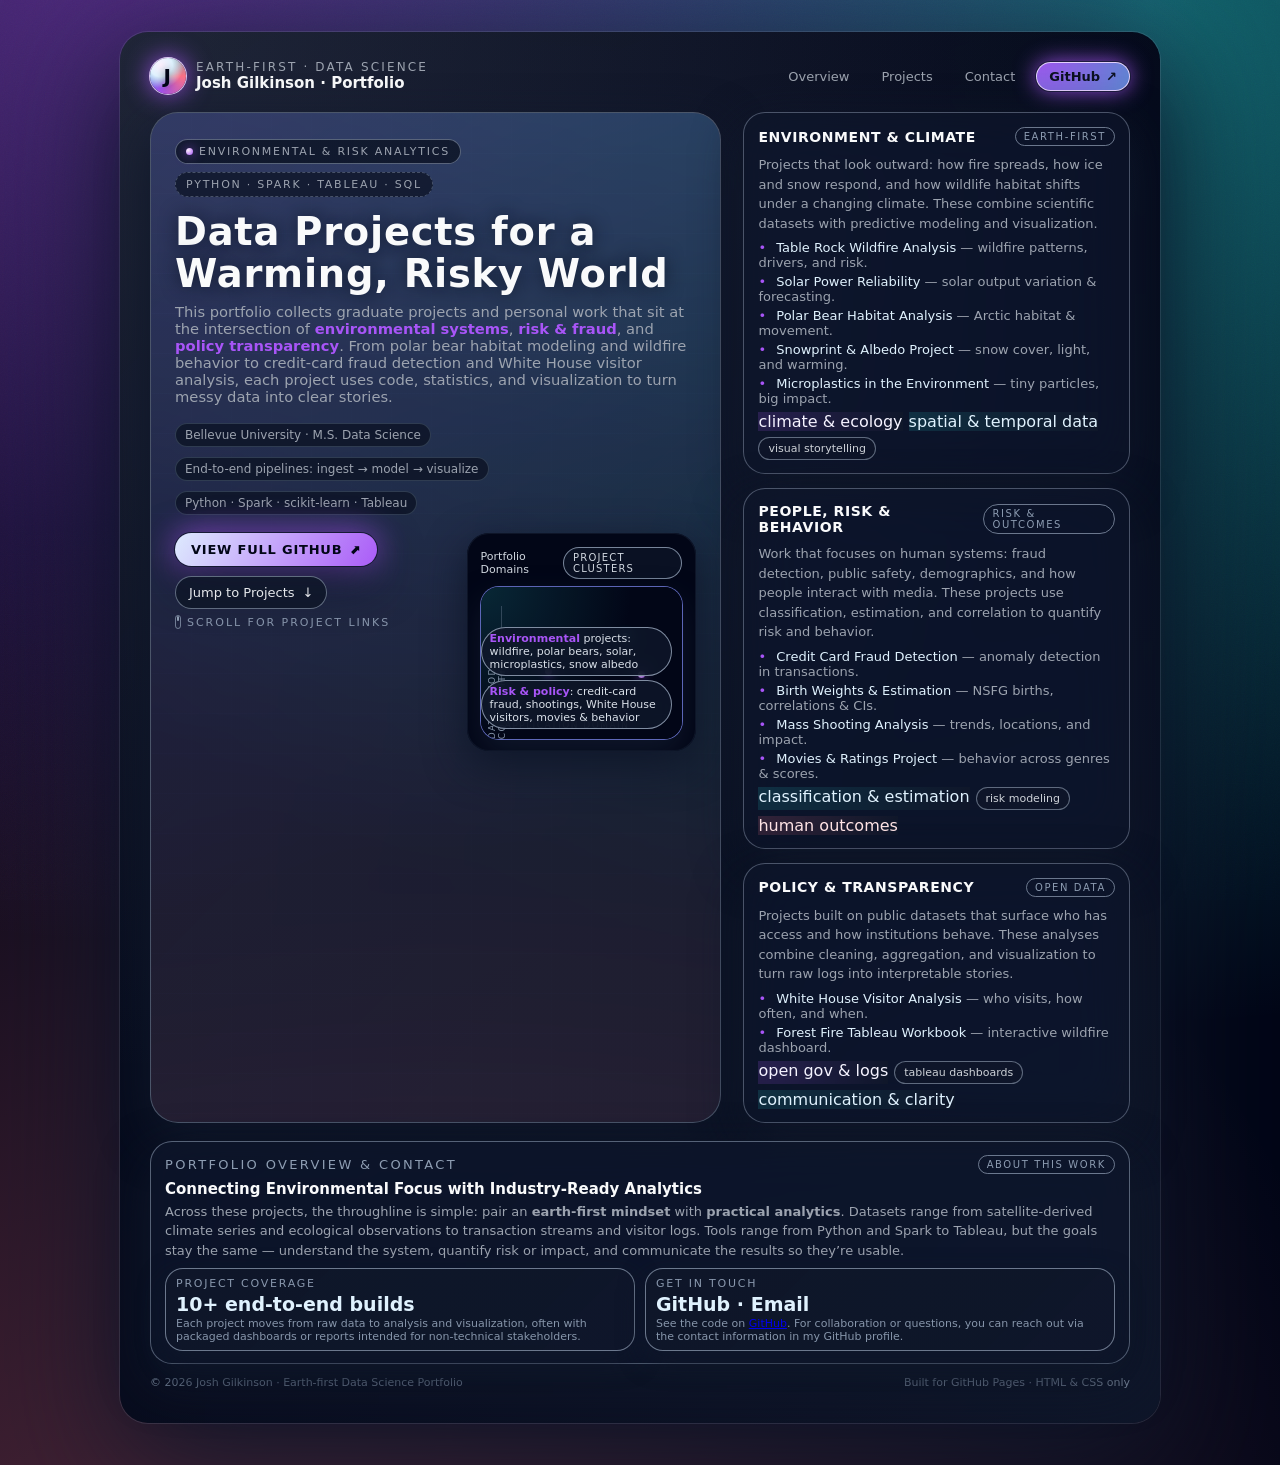
<file: index.html>
<!DOCTYPE html>
<html lang="en">
<head>
  <meta charset="UTF-8" />
  <title>Josh Gilkinson · Data Science Portfolio</title>
  <meta name="viewport" content="width=device-width, initial-scale=1.0" />
  <style>
    :root {
      --bg: #020617;
      --glass: rgba(15, 23, 42, 0.78);
      --glass-soft: rgba(15, 23, 42, 0.68);
      --border-soft: rgba(148, 163, 184, 0.45);
      --accent-lilac: #a855f7;
      --accent-teal: #22c1c3;
      --accent-rose: #fb7185;
      --accent-soft: #e0f2fe;
      --text-main: #e5e7eb;
      --text-soft: #9ca3af;
      --text-strong: #f9fafb;
      --shadow-glass: 0 18px 48px rgba(15, 23, 42, 0.98);
      --radius-xl: 22px;
      --radius-xxl: 28px;
      --transition-fast: 200ms ease-out;
    }

    * {
      box-sizing: border-box;
      margin: 0;
      padding: 0;
    }

    body {
      font-family: system-ui, -apple-system, BlinkMacSystemFont, "SF Pro Text",
        "Segoe UI", sans-serif;
      min-height: 100vh;
      display: flex;
      justify-content: center;
      padding: 32px 18px 42px;
      color: var(--text-main);
      background:
        radial-gradient(circle at 10% -10%, rgba(168, 85, 247, 0.5), transparent 55%),
        radial-gradient(circle at 90% 0%, rgba(34, 193, 195, 0.5), transparent 55%),
        radial-gradient(circle at 15% 120%, rgba(251, 113, 133, 0.32), transparent 60%),
        linear-gradient(to bottom, #020617, #020617 40%, #020617);
    }

    .noise-overlay {
      pointer-events: none;
      position: fixed;
      inset: 0;
      opacity: 0.17;
      mix-blend-mode: soft-light;
      background-image: url("data:image/svg+xml,%3Csvg xmlns='http://www.w3.org/2000/svg' width='1600' height='900'%3E%3Cfilter id='n'%3E%3CfeTurbulence type='fractalNoise' baseFrequency='0.9' numOctaves='4' stitchTiles='noStitch' /%3E%3C/filter%3E%3Crect width='100%25' height='100%25' filter='url(%23n)' opacity='0.7' /%3E%3C/svg%3E");
      z-index: -1;
    }

    .page {
      max-width: 1040px;
      width: 100%;
      border-radius: var(--radius-xxl);
      background:
        radial-gradient(circle at top left, rgba(148, 163, 184, 0.2), transparent 60%),
        radial-gradient(circle at bottom right, rgba(15, 23, 42, 0.96), #020617);
      box-shadow:
        0 0 0 1px rgba(148, 163, 184, 0.18),
        0 32px 120px rgba(15, 23, 42, 1);
      padding: 22px 22px 26px;
      backdrop-filter: blur(26px) saturate(140%);
    }

    @media (min-width: 900px) {
      .page {
        padding: 26px 30px 34px;
      }
    }

    header {
      display: flex;
      align-items: center;
      justify-content: space-between;
      gap: 16px;
      margin-bottom: 18px;
    }

    .brand {
      display: flex;
      align-items: center;
      gap: 10px;
    }

    .brand-icon {
      width: 36px;
      height: 36px;
      border-radius: 999px;
      background:
        radial-gradient(circle at 30% 20%, #fdf2ff 0, #e0f2fe 30%, transparent 60%),
        conic-gradient(from 210deg, #a855f7, #22c1c3, #fb7185, #a855f7);
      box-shadow:
        0 0 0 1px rgba(233, 213, 255, 0.9),
        0 0 26px rgba(168, 85, 247, 0.95);
      display: flex;
      align-items: center;
      justify-content: center;
      color: #020617;
      font-size: 20px;
      font-weight: 900;
      letter-spacing: 0.08em;
      text-shadow: 0 0 8px rgba(15, 23, 42, 0.6);
    }

    .brand-text {
      display: flex;
      flex-direction: column;
    }

    .brand-text span:first-child {
      font-size: 12px;
      text-transform: uppercase;
      letter-spacing: 0.18em;
      color: var(--text-soft);
    }

    .brand-text span:last-child {
      font-size: 15px;
      font-weight: 600;
      color: var(--text-strong);
    }

    nav {
      display: flex;
      align-items: center;
      gap: 10px;
      font-size: 13px;
      flex-wrap: wrap;
      justify-content: flex-end;
    }

    nav a {
      text-decoration: none;
      color: var(--text-soft);
      padding: 6px 10px;
      border-radius: 999px;
      border: 1px solid transparent;
      background: transparent;
      transition: color var(--transition-fast), border-color var(--transition-fast),
                  background var(--transition-fast), transform 120ms ease-out;
      white-space: nowrap;
    }

    nav a:hover {
      color: var(--accent-teal);
      border-color: rgba(148, 163, 184, 0.5);
      background: rgba(15, 23, 42, 0.6);
      transform: translateY(-1px);
    }

    .nav-pill {
      border-radius: 999px;
      padding: 6px 12px;
      background: radial-gradient(circle at 0% 0%, rgba(168, 85, 247, 0.96), rgba(34, 193, 195, 0.92));
      color: #0b1120;
      font-weight: 600;
      border: 1px solid rgba(233, 213, 255, 0.95);
      box-shadow:
        0 0 0 1px rgba(15, 23, 42, 0.7),
        0 0 22px rgba(168, 85, 247, 0.9);
      text-decoration: none;
      display: inline-flex;
      align-items: center;
      gap: 6px;
      font-size: 13px;
      transition: transform var(--transition-fast), box-shadow var(--transition-fast),
                  background-position 180ms ease-out;
      background-size: 200% 200%;
      background-position: 0% 50%;
    }

    .nav-pill:hover {
      transform: translateY(-1px) translateX(0.5px);
      background-position: 100% 50%;
      box-shadow:
        0 0 0 1px rgba(15, 23, 42, 0.8),
        0 0 32px rgba(34, 193, 195, 1);
    }

    main {
      display: grid;
      grid-template-columns: minmax(0, 3fr);
      gap: 18px;
    }

    @media (min-width: 900px) {
      main {
        grid-template-columns: minmax(0, 3.4fr) minmax(0, 2.3fr);
        gap: 22px;
      }
    }

    /* HERO */

    .hero {
      position: relative;
      border-radius: var(--radius-xxl);
      background: linear-gradient(
          135deg,
          rgba(15, 23, 42, 0.97),
          rgba(15, 23, 42, 0.92)
        );
      padding: 22px 18px 20px;
      overflow: hidden;
      box-shadow: var(--shadow-glass);
      border: 1px solid rgba(148, 163, 184, 0.45);
    }

    @media (min-width: 900px) {
      .hero {
        padding: 26px 24px 24px;
      }
    }

    .hero-glow {
      position: absolute;
      inset: -120%;
      background:
        radial-gradient(circle at 15% 0%, rgba(168, 85, 247, 0.55), transparent 55%),
        radial-gradient(circle at 85% 0%, rgba(34, 193, 195, 0.6), transparent 55%),
        radial-gradient(circle at 50% 120%, rgba(251, 113, 133, 0.4), transparent 60%);
      opacity: 0.9;
      mix-blend-mode: screen;
      filter: blur(9px);
      animation: driftGlow 34s linear infinite alternate;
    }

    .hero-grid-overlay {
      position: absolute;
      inset: 0;
      background-image: linear-gradient(
          rgba(148, 163, 184, 0.12) 1px,
          transparent 1px
        ),
        linear-gradient(
          90deg,
          rgba(148, 163, 184, 0.08) 1px,
          transparent 1px
        );
      background-size: 40px 40px;
      mix-blend-mode: soft-light;
      opacity: 0.7;
      pointer-events: none;
    }

    @keyframes driftGlow {
      0% { transform: translate3d(-4%, 4%, 0) scale(1.04); }
      50% { transform: translate3d(4%, -3%, 0) scale(1.0); }
      100% { transform: translate3d(-3%, 3%, 0) scale(1.06); }
    }

    .hero-content {
      position: relative;
      z-index: 1;
    }

    .hero-chip-row {
      display: flex;
      flex-wrap: wrap;
      gap: 8px;
      margin-bottom: 14px;
    }

    .chip {
      display: inline-flex;
      align-items: center;
      gap: 6px;
      padding: 5px 10px;
      border-radius: 999px;
      border: 1px solid rgba(148, 163, 184, 0.55);
      background: radial-gradient(circle at 0% 0%, rgba(15, 23, 42, 0.95), rgba(15, 23, 42, 0.9));
      color: var(--text-soft);
      font-size: 11px;
      text-transform: uppercase;
      letter-spacing: 0.16em;
    }

    .chip-dot {
      width: 7px;
      height: 7px;
      border-radius: 999px;
      background: radial-gradient(circle at 30% 30%, #fdf2ff, #a855f7);
      box-shadow: 0 0 12px rgba(168, 85, 247, 0.95);
    }

    .chip-soft {
      border-style: dashed;
      border-color: rgba(148, 163, 184, 0.4);
      background: rgba(15, 23, 42, 0.82);
    }

    .hero-title {
      font-size: clamp(1.9rem, 3vw, 2.4rem);
      line-height: 1.1;
      font-weight: 750;
      color: var(--text-strong);
      letter-spacing: 0.02em;
      margin-bottom: 8px;
      text-shadow: 0 0 18px rgba(15, 23, 42, 0.9);
    }

    .hero-subtitle {
      font-size: 0.92rem;
      color: var(--text-soft);
      max-width: 38rem;
      margin-bottom: 18px;
    }

    .hero-subtitle strong {
      color: var(--accent-lilac);
      font-weight: 600;
    }

    .hero-meta {
      display: flex;
      flex-wrap: wrap;
      gap: 10px;
      margin-bottom: 18px;
      font-size: 12px;
      color: var(--text-soft);
    }

    .hero-meta span {
      padding: 4px 9px;
      border-radius: 999px;
      background: rgba(15, 23, 42, 0.9);
      border: 1px solid rgba(51, 65, 85, 0.9);
    }

    @media (min-width: 900px) {
      .hero-main-grid {
        display: grid;
        grid-template-columns: minmax(0, 2.5fr) minmax(0, 2.1fr);
        gap: 18px;
        align-items: flex-start;
      }
    }

    .hero-left {
      margin-bottom: 16px;
    }

    .hero-actions {
      display: flex;
      flex-wrap: wrap;
      gap: 10px;
      margin-bottom: 6px;
    }

    .btn-primary {
      border: none;
      outline: none;
      cursor: pointer;
      padding: 9px 16px;
      border-radius: 999px;
      font-size: 13px;
      font-weight: 600;
      letter-spacing: 0.06em;
      text-transform: uppercase;
      display: inline-flex;
      align-items: center;
      gap: 7px;
      color: #020617;
      background:
        linear-gradient(120deg, #e0f2fe, #a855f7, #fb7185);
      box-shadow:
        0 0 0 1px rgba(15, 23, 42, 0.85),
        0 16px 45px rgba(15, 23, 42, 0.9),
        0 0 32px rgba(168, 85, 247, 0.9);
      transition: transform var(--transition-fast),
                  box-shadow var(--transition-fast),
                  background-position 220ms ease-out;
      background-size: 220% 220%;
      background-position: 0% 50%;
      text-decoration: none;
    }

    .btn-primary:hover {
      transform: translateY(-1.5px);
      background-position: 100% 50%;
      box-shadow:
        0 0 0 1px rgba(15, 23, 42, 0.9),
        0 20px 60px rgba(15, 23, 42, 1),
        0 0 42px rgba(168, 85, 247, 1);
    }

    .btn-ghost {
      border-radius: 999px;
      padding: 8px 13px;
      border: 1px solid rgba(148, 163, 184, 0.6);
      background: rgba(15, 23, 42, 0.88);
      color: var(--text-main);
      font-size: 13px;
      display: inline-flex;
      align-items: center;
      gap: 8px;
      cursor: pointer;
      text-decoration: none;
      transition: border-color var(--transition-fast),
                  background var(--transition-fast),
                  color var(--transition-fast),
                  transform 120ms ease-out;
    }

    .btn-ghost:hover {
      border-color: rgba(148, 163, 184, 1);
      background: rgba(15, 23, 42, 0.98);
      transform: translateY(-1px);
    }

    .scroll-indicator {
      display: flex;
      align-items: center;
      gap: 6px;
      font-size: 11px;
      margin-top: 6px;
      color: rgba(148, 163, 184, 0.88);
      text-transform: uppercase;
      letter-spacing: 0.18em;
    }

    .scroll-indicator-dot {
      width: 6px;
      height: 14px;
      border-radius: 999px;
      border: 1px solid rgba(148, 163, 184, 0.7);
      position: relative;
      overflow: hidden;
    }

    .scroll-indicator-dot::after {
      content: "";
      position: absolute;
      left: 50%;
      width: 2px;
      height: 5px;
      border-radius: 999px;
      background: rgba(148, 163, 184, 0.95);
      transform: translateX(-50%);
      animation: scrollDot 1300ms ease-in-out infinite;
    }

    @keyframes scrollDot {
      0% { top: 3px; opacity: 0; }
      20% { top: 3px; opacity: 1; }
      100% { top: 8px; opacity: 0; }
    }

    /* HERO RIGHT – portfolio “map” */

    .hero-right {
      position: relative;
      border-radius: var(--radius-xl);
      background: radial-gradient(circle at 20% 0%, #020617, #020617);
      overflow: hidden;
      min-height: 170px;
      padding: 14px 14px 12px;
      box-shadow:
        inset 0 0 0 1px rgba(15, 23, 42, 0.95),
        0 14px 40px rgba(15, 23, 42, 1);
    }

    .hero-right-header {
      display: flex;
      justify-content: space-between;
      align-items: center;
      font-size: 11px;
      color: rgba(226, 232, 240, 0.92);
      margin-bottom: 8px;
    }

    .hero-right-chip {
      padding: 4px 9px;
      border-radius: 999px;
      background: rgba(15, 23, 42, 0.7);
      border: 1px solid rgba(148, 163, 184, 0.8);
      font-size: 10px;
      letter-spacing: 0.12em;
      text-transform: uppercase;
    }

    .chart-wrapper {
      position: relative;
      width: 100%;
      aspect-ratio: 4 / 3;
      display: flex;
      align-items: center;
      justify-content: center;
    }

    .scatter-chart {
      position: relative;
      width: 100%;
      height: 100%;
      border-radius: 18px;
      background:
        radial-gradient(circle at 0 0, rgba(34, 193, 195, 0.18), transparent 60%),
        linear-gradient(to top, #020617, #020617);
      box-shadow:
        0 0 0 1px rgba(129, 140, 248, 0.7),
        0 14px 30px rgba(15, 23, 42, 1);
      overflow: hidden;
    }

    .axis-x, .axis-y {
      position: absolute;
      border-color: rgba(148, 163, 184, 0.3);
      border-style: solid;
    }

    .axis-x {
      left: 10%;
      right: 8%;
      bottom: 16%;
      border-width: 1px 0 0 0;
    }

    .axis-y {
      left: 10%;
      top: 12%;
      bottom: 16%;
      border-width: 0 0 0 1px;
    }

    .chart-label {
      position: absolute;
      font-size: 9px;
      color: rgba(148, 163, 184, 0.9);
      text-transform: uppercase;
      letter-spacing: 0.16em;
    }

    .chart-label.x {
      bottom: 6%;
      left: 12%;
    }

    .chart-label.y {
      top: 10%;
      left: 3%;
      writing-mode: vertical-rl;
      transform: rotate(180deg);
    }

    .scatter-point {
      position: absolute;
      width: 7px;
      height: 7px;
      border-radius: 999px;
      background: radial-gradient(circle at 30% 30%, #fdf2ff, #a855f7);
      opacity: 0.8;
      box-shadow: 0 0 10px rgba(168, 85, 247, 0.9);
    }

    .scatter-point.light {
      background: radial-gradient(circle at 30% 30%, #e0f2fe, #22c1c3);
      box-shadow: 0 0 10px rgba(34, 193, 195, 0.9);
    }

    .hero-stat-row {
      position: absolute;
      right: 10px;
      bottom: 10px;
      display: flex;
      flex-direction: column;
      gap: 4px;
      font-size: 11px;
      color: rgba(226, 232, 240, 0.96);
    }

    .hero-stat {
      padding: 4px 8px;
      border-radius: 999px;
      background: rgba(15, 23, 42, 0.85);
      border: 1px solid rgba(148, 163, 184, 0.85);
      backdrop-filter: blur(8px);
    }

    .hero-stat strong {
      color: #a855f7;
      font-weight: 600;
    }

    /* RIGHT COLUMN CARDS */

    .side-column {
      display: flex;
      flex-direction: column;
      gap: 14px;
    }

    .card {
      border-radius: var(--radius-xl);
      background: var(--glass-soft);
      box-shadow: var(--shadow-glass);
      border: 1px solid var(--border-soft);
      padding: 14px 14px 13px;
      backdrop-filter: blur(26px) saturate(160%);
    }

    .card-header {
      display: flex;
      justify-content: space-between;
      align-items: center;
      margin-bottom: 9px;
      gap: 10px;
    }

    .card-title {
      font-size: 14px;
      font-weight: 600;
      color: var(--text-strong);
      letter-spacing: 0.04em;
      text-transform: uppercase;
    }

    .card-tag {
      border-radius: 999px;
      padding: 3px 8px;
      font-size: 10px;
      text-transform: uppercase;
      letter-spacing: 0.16em;
      border: 1px solid rgba(148, 163, 184, 0.7);
      color: rgba(148, 163, 184, 0.95);
    }

    .card p {
      font-size: 13px;
      color: var(--text-soft);
      line-height: 1.5;
      margin-bottom: 7px;
    }

    .card-list {
      list-style: none;
      font-size: 13px;
      color: var(--text-soft);
      display: grid;
      gap: 4px;
      margin-top: 4px;
    }

    .card-list li::before {
      content: "•";
      margin-right: 6px;
      color: var(--accent-lilac);
    }

    .card-list a {
      color: var(--accent-soft);
      text-decoration: none;
      border-bottom: 1px dashed rgba(148, 163, 184, 0.0);
      transition: color var(--transition-fast), border-color var(--transition-fast);
    }

    .card-list a:hover {
      color: var(--accent-teal);
      border-color: rgba(148, 163, 184, 0.8);
    }

    .pill-row {
      display: flex;
      flex-wrap: wrap;
      gap: 6px;
      margin-top: 6px;
    }

    .pill {
      font-size: 11px;
      padding: 4px 9px;
      border-radius: 999px;
      border: 1px solid rgba(148, 163, 184, 0.6);
      color: rgba(209, 213, 219, 0.98);
      background: rgba(15, 23, 42, 0.94);
    }

    .pill-lilac {
      border-color: rgba(168, 85, 247, 0.9);
      color: #f5f3ff;
      background: radial-gradient(circle at 0 0, rgba(168, 85, 247, 0.18), rgba(15, 23, 42, 0.98));
    }

    .pill-teal {
      border-color: rgba(34, 193, 195, 0.9);
      color: #e0f2fe;
      background: radial-gradient(circle at 0 0, rgba(34, 193, 195, 0.16), rgba(15, 23, 42, 0.98));
    }

    .pill-rose {
      border-color: rgba(251, 113, 133, 0.9);
      color: #ffe4e6;
      background: radial-gradient(circle at 0 0, rgba(251, 113, 133, 0.16), rgba(15, 23, 42, 0.98));
    }

    /* FEATURED PROJECTS SECTION */

    .section {
      margin-top: 18px;
      border-radius: var(--radius-xl);
      background: var(--glass);
      padding: 13px 14px 12px;
      border: 1px solid rgba(148, 163, 184, 0.55);
      box-shadow: var(--shadow-glass);
      backdrop-filter: blur(24px) saturate(160%);
    }

    .section-header {
      display: flex;
      justify-content: space-between;
      align-items: center;
      margin-bottom: 6px;
      gap: 10px;
    }

    .section-title {
      font-size: 13px;
      text-transform: uppercase;
      letter-spacing: 0.18em;
      color: rgba(148, 163, 184, 0.96);
    }

    .section h3 {
      font-size: 15px;
      color: var(--text-strong);
      margin-bottom: 4px;
      font-weight: 600;
    }

    .section p {
      font-size: 13px;
      color: var(--text-soft);
      line-height: 1.5;
      margin-bottom: 7px;
    }

    .section-grid {
      display: grid;
      grid-template-columns: repeat(2, minmax(0, 1fr));
      gap: 10px;
      margin-top: 8px;
    }

    @media (max-width: 640px) {
      .section-grid {
        grid-template-columns: minmax(0, 1fr);
      }
    }

    .metric-card {
      border-radius: 18px;
      padding: 8px 10px 7px;
      background: linear-gradient(
        135deg,
        rgba(15, 23, 42, 0.96),
        rgba(15, 23, 42, 0.9)
      );
      border: 1px solid rgba(148, 163, 184, 0.7);
      box-shadow: 0 10px 26px rgba(15, 23, 42, 0.9);
    }

    .metric-label {
      font-size: 11px;
      color: rgba(148, 163, 184, 0.92);
      text-transform: uppercase;
      letter-spacing: 0.16em;
      margin-bottom: 3px;
    }

    .metric-value {
      font-size: 19px;
      font-weight: 700;
      color: #e0f2fe;
      margin-bottom: 2px;
    }

    .metric-caption {
      font-size: 11px;
      color: rgba(148, 163, 184, 0.9);
    }

    footer {
      margin-top: 12px;
      font-size: 11px;
      color: rgba(148, 163, 184, 0.9);
      display: flex;
      justify-content: space-between;
      flex-wrap: wrap;
      gap: 8px;
    }

    footer a {
      color: rgba(148, 163, 184, 0.9);
      text-decoration: none;
      border-bottom: 1px dashed transparent;
      transition: border-color var(--transition-fast), color var(--transition-fast);
    }

    footer a:hover {
      border-color: rgba(148, 163, 184, 0.9);
      color: var(--accent-teal);
    }
  </style>
</head>
<body>
  <div class="noise-overlay"></div>

  <div class="page">
    <header>
      <div class="brand">
        <div class="brand-icon">J</div>
        <div class="brand-text">
          <span>Earth-first · data science</span>
          <span>Josh Gilkinson · Portfolio</span>
        </div>
      </div>
      <nav>
        <a href="#overview">Overview</a>
        <a href="#projects">Projects</a>
        <a href="#contact">Contact</a>
        <a class="nav-pill" href="https://github.com/jgilkinson" target="_blank" rel="noopener">
          <span>GitHub</span> <span>↗</span>
        </a>
      </nav>
    </header>

    <main>
      <!-- HERO -->
      <section class="hero" id="overview">
        <div class="hero-glow"></div>
        <div class="hero-grid-overlay"></div>

        <div class="hero-content">
          <div class="hero-chip-row">
            <div class="chip">
              <span class="chip-dot"></span>
              <span>Environmental &amp; risk analytics</span>
            </div>
            <div class="chip chip-soft">
              <span>Python · Spark · Tableau · SQL</span>
            </div>
          </div>

          <h1 class="hero-title">Data Projects for a Warming, Risky World</h1>
          <p class="hero-subtitle">
            This portfolio collects graduate projects and personal work that sit at the intersection of
            <strong>environmental systems</strong>, <strong>risk &amp; fraud</strong>, and
            <strong>policy transparency</strong>. From polar bear habitat modeling and wildfire behavior
            to credit-card fraud detection and White House visitor analysis, each project uses code,
            statistics, and visualization to turn messy data into clear stories.
          </p>

          <div class="hero-meta">
            <span>Bellevue University · M.S. Data Science</span>
            <span>End-to-end pipelines: ingest → model → visualize</span>
            <span>Python · Spark · scikit-learn · Tableau</span>
          </div>

          <div class="hero-main-grid">
            <div class="hero-left">
              <div class="hero-actions">
                <a class="btn-primary" href="https://github.com/jgilkinson" target="_blank">
                  <span>View Full GitHub</span>
                  <span>⬈</span>
                </a>
                <a class="btn-ghost" href="#projects">
                  <span>Jump to Projects</span>
                  <span>↓</span>
                </a>
              </div>
              <div class="scroll-indicator">
                <div class="scroll-indicator-dot"></div>
                <span>Scroll for project links</span>
              </div>
            </div>

            <!-- Portfolio “map” -->
            <div class="hero-right">
              <div class="hero-right-header">
                <span>Portfolio Domains</span>
                <span class="hero-right-chip">project clusters</span>
              </div>
              <div class="chart-wrapper">
                <div class="scatter-chart">
                  <div class="axis-x"></div>
                  <div class="axis-y"></div>
                  <div class="chart-label x">Application domain</div>
                  <div class="chart-label y">Data &amp; model complexity</div>

                  <!-- Points for domains -->
                  <div class="scatter-point light" style="left:20%; bottom:55%;" title="Wildfire &amp; climate"></div>
                  <div class="scatter-point" style="left:32%; bottom:42%;" title="Solar forecasting"></div>
                  <div class="scatter-point light" style="left:45%; bottom:60%;" title="Polar bear habitat"></div>
                  <div class="scatter-point" style="left:58%; bottom:48%;" title="Microplastics"></div>
                  <div class="scatter-point light" style="left:70%; bottom:65%;" title="Fraud &amp; risk"></div>
                  <div class="scatter-point" style="left:78%; bottom:40%;" title="Policy &amp; transparency"></div>

                  <div class="hero-stat-row">
                    <div class="hero-stat">
                      <strong>Environmental</strong> projects: wildfire, polar bears, solar, microplastics, snow albedo
                    </div>
                    <div class="hero-stat">
                      <strong>Risk &amp; policy</strong>: credit-card fraud, shootings, White House visitors, movies &amp; behavior
                    </div>
                  </div>
                </div>
              </div>
            </div>
          </div>
        </div>
      </section>

      <!-- RIGHT COLUMN: CATEGORY CARDS -->
      <aside class="side-column" id="projects">
        <!-- Environment & Climate -->
        <section class="card">
          <div class="card-header">
            <div class="card-title">Environment &amp; Climate</div>
            <div class="card-tag">Earth-first</div>
          </div>
          <p>
            Projects that look outward: how fire spreads, how ice and snow respond, and how wildlife
            habitat shifts under a changing climate. These combine scientific datasets with predictive
            modeling and visualization.
          </p>
          <ul class="card-list">
            <li>
              <a href="Fire.html">Table Rock Wildfire Analysis</a> — wildfire patterns, drivers, and risk.
            </li>
            <li>
              <a href="Solar.html">Solar Power Reliability</a> — solar output variation &amp; forecasting.
            </li>
            <li>
              <a href="PolarBearDen.html">Polar Bear Habitat Analysis</a> — Arctic habitat &amp; movement.
            </li>
            <li>
              <a href="Snowprint.HTML">Snowprint &amp; Albedo Project</a> — snow cover, light, and warming.
            </li>
            <li>
              <a href="Microplastic.html">Microplastics in the Environment</a> — tiny particles, big impact.
            </li>
          </ul>
          <div class="pill-row">
            <span class="pill-lilac">climate &amp; ecology</span>
            <span class="pill-teal">spatial &amp; temporal data</span>
            <span class="pill">visual storytelling</span>
          </div>
        </section>

        <!-- People, Risk & Behavior -->
        <section class="card">
          <div class="card-header">
            <div class="card-title">People, Risk &amp; Behavior</div>
            <div class="card-tag">risk &amp; outcomes</div>
          </div>
          <p>
            Work that focuses on human systems: fraud detection, public safety, demographics, and how
            people interact with media. These projects use classification, estimation, and correlation
            to quantify risk and behavior.
          </p>
          <ul class="card-list">
            <li>
              <a href="CC.html">Credit Card Fraud Detection</a> — anomaly detection in transactions.
            </li>
            <li>
              <a href="Birth.html">Birth Weights &amp; Estimation</a> — NSFG births, correlations &amp; CIs.
            </li>
            <li>
              <a href="Shooting.html">Mass Shooting Analysis</a> — trends, locations, and impact.
            </li>
            <li>
              <a href="Movies.html">Movies &amp; Ratings Project</a> — behavior across genres &amp; scores.
            </li>
          </ul>
          <div class="pill-row">
            <span class="pill-teal">classification &amp; estimation</span>
            <span class="pill">risk modeling</span>
            <span class="pill-rose">human outcomes</span>
          </div>
        </section>

        <!-- Policy & Transparency -->
        <section class="card">
          <div class="card-header">
            <div class="card-title">Policy &amp; Transparency</div>
            <div class="card-tag">open data</div>
          </div>
          <p>
            Projects built on public datasets that surface who has access and how institutions behave.
            These analyses combine cleaning, aggregation, and visualization to turn raw logs into
            interpretable stories.
          </p>
          <ul class="card-list">
            <li>
              <a href="whitehouse.html">White House Visitor Analysis</a> — who visits, how often, and when.
            </li>
            <li>
              <a href="Forest Fire.twb">Forest Fire Tableau Workbook</a> — interactive wildfire dashboard.
            </li>
          </ul>
          <div class="pill-row">
            <span class="pill-lilac">open gov &amp; logs</span>
            <span class="pill">tableau dashboards</span>
            <span class="pill-teal">communication &amp; clarity</span>
          </div>
        </section>
      </aside>
    </main>

    <!-- FEATURED SUMMARY SECTION -->
    <section class="section" id="contact">
      <div class="section-header">
        <div class="section-title">Portfolio overview &amp; contact</div>
        <div class="card-tag">about this work</div>
      </div>
      <h3>Connecting Environmental Focus with Industry-Ready Analytics</h3>
      <p>
        Across these projects, the throughline is simple: pair an <strong>earth-first mindset</strong>
        with <strong>practical analytics</strong>. Datasets range from satellite-derived climate series
        and ecological observations to transaction streams and visitor logs. Tools range from
        Python and Spark to Tableau, but the goals stay the same — understand the system, quantify
        risk or impact, and communicate the results so they’re usable.
      </p>

      <div class="section-grid">
        <div class="metric-card">
          <div class="metric-label">Project coverage</div>
          <div class="metric-value">10+ end-to-end builds</div>
          <div class="metric-caption">
            Each project moves from raw data to analysis and visualization, often with packaged
            dashboards or reports intended for non-technical stakeholders.
          </div>
        </div>
        <div class="metric-card">
          <div class="metric-label">Get in touch</div>
          <div class="metric-value">GitHub · Email</div>
          <div class="metric-caption">
            See the code on
            <a href="https://github.com/jgilkinson" target="_blank" rel="noopener">GitHub</a>.
            For collaboration or questions, you can reach out via the contact information in my GitHub profile.
          </div>
        </div>
      </div>
    </section>

    <footer>
      <span>© <span id="year"></span> Josh Gilkinson · Earth-first Data Science Portfolio</span>
      <span>Built for GitHub Pages · HTML &amp; CSS only</span>
    </footer>
  </div>

  <script>
    document.getElementById("year").textContent = new Date().getFullYear();
  </script>
</body>
</html>
</file>
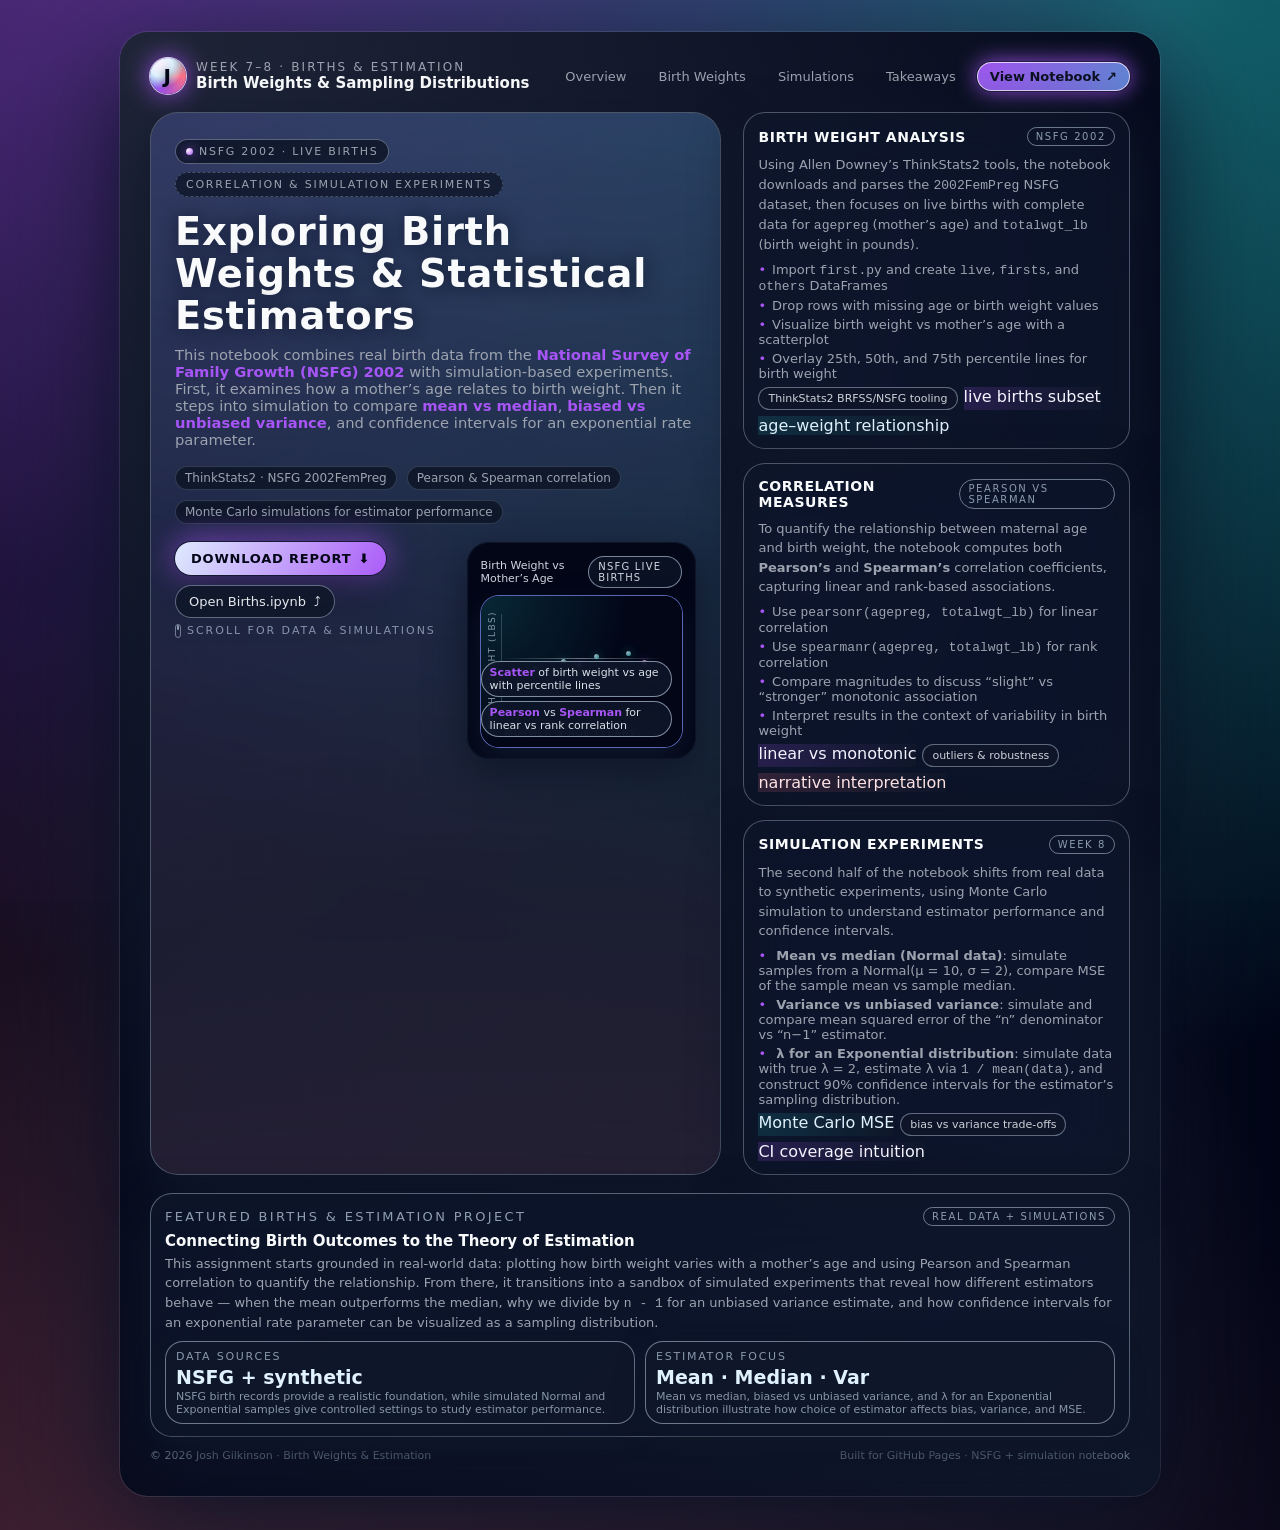
<file: Birth.html>
<!DOCTYPE html>
<html lang="en">
<head>
  <meta charset="UTF-8" />
  <title>Birth Weights &amp; Estimation | Week 7–8 Assignment</title>
  <meta name="viewport" content="width=device-width, initial-scale=1.0" />
  <style>
    :root {
      --bg: #020617;
      --glass: rgba(15, 23, 42, 0.78);
      --glass-soft: rgba(15, 23, 42, 0.68);
      --border-soft: rgba(148, 163, 184, 0.45);
      --accent-lilac: #a855f7;
      --accent-teal: #22c1c3;
      --accent-rose: #fb7185;
      --accent-soft: #e0f2fe;
      --text-main: #e5e7eb;
      --text-soft: #9ca3af;
      --text-strong: #f9fafb;
      --shadow-glass: 0 18px 48px rgba(15, 23, 42, 0.98);
      --radius-xl: 22px;
      --radius-xxl: 28px;
      --transition-fast: 200ms ease-out;
    }

    * {
      box-sizing: border-box;
      margin: 0;
      padding: 0;
    }

    body {
      font-family: system-ui, -apple-system, BlinkMacSystemFont, "SF Pro Text",
        "Segoe UI", sans-serif;
      min-height: 100vh;
      display: flex;
      justify-content: center;
      padding: 32px 18px 42px;
      color: var(--text-main);
      background:
        radial-gradient(circle at 10% -10%, rgba(168, 85, 247, 0.5), transparent 55%),
        radial-gradient(circle at 90% 0%, rgba(34, 193, 195, 0.5), transparent 55%),
        radial-gradient(circle at 15% 120%, rgba(251, 113, 133, 0.32), transparent 60%),
        linear-gradient(to bottom, #020617, #020617 40%, #020617);
    }

    .noise-overlay {
      pointer-events: none;
      position: fixed;
      inset: 0;
      opacity: 0.17;
      mix-blend-mode: soft-light;
      background-image: url("data:image/svg+xml,%3Csvg xmlns='http://www.w3.org/2000/svg' width='1600' height='900'%3E%3Cfilter id='n'%3E%3CfeTurbulence type='fractalNoise' baseFrequency='0.9' numOctaves='4' stitchTiles='noStitch' /%3E%3C/filter%3E%3Crect width='100%25' height='100%25' filter='url(%23n)' opacity='0.7' /%3E%3C/svg%3E");
      z-index: -1;
    }

    .page {
      max-width: 1040px;
      width: 100%;
      border-radius: var(--radius-xxl);
      background:
        radial-gradient(circle at top left, rgba(148, 163, 184, 0.2), transparent 60%),
        radial-gradient(circle at bottom right, rgba(15, 23, 42, 0.96), #020617);
      box-shadow:
        0 0 0 1px rgba(148, 163, 184, 0.18),
        0 32px 120px rgba(15, 23, 42, 1);
      padding: 22px 22px 26px;
      backdrop-filter: blur(26px) saturate(140%);
    }

    @media (min-width: 900px) {
      .page {
        padding: 26px 30px 34px;
      }
    }

    header {
      display: flex;
      align-items: center;
      justify-content: space-between;
      gap: 16px;
      margin-bottom: 18px;
    }

    .brand {
      display: flex;
      align-items: center;
      gap: 10px;
    }

    .brand-icon {
      width: 36px;
      height: 36px;
      border-radius: 999px;
      background:
        radial-gradient(circle at 30% 20%, #fdf2ff 0, #e0f2fe 30%, transparent 60%),
        conic-gradient(from 210deg, #a855f7, #22c1c3, #fb7185, #a855f7);
      box-shadow:
        0 0 0 1px rgba(233, 213, 255, 0.9),
        0 0 26px rgba(168, 85, 247, 0.95);
      display: flex;
      align-items: center;
      justify-content: center;
      color: #020617;
      font-size: 20px;
      font-weight: 900;
      letter-spacing: 0.08em;
      text-shadow: 0 0 8px rgba(15, 23, 42, 0.6);
    }

    .brand-text {
      display: flex;
      flex-direction: column;
    }

    .brand-text span:first-child {
      font-size: 12px;
      text-transform: uppercase;
      letter-spacing: 0.18em;
      color: var(--text-soft);
    }

    .brand-text span:last-child {
      font-size: 15px;
      font-weight: 600;
      color: var(--text-strong);
    }

    nav {
      display: flex;
      align-items: center;
      gap: 10px;
      font-size: 13px;
    }

    nav a {
      text-decoration: none;
      color: var(--text-soft);
      padding: 6px 10px;
      border-radius: 999px;
      border: 1px solid transparent;
      background: transparent;
      transition: color var(--transition-fast), border-color var(--transition-fast),
                  background var(--transition-fast), transform 120ms ease-out;
      white-space: nowrap;
    }

    nav a:hover {
      color: var(--accent-teal);
      border-color: rgba(148, 163, 184, 0.5);
      background: rgba(15, 23, 42, 0.6);
      transform: translateY(-1px);
    }

    .nav-pill {
      border-radius: 999px;
      padding: 6px 12px;
      background: radial-gradient(circle at 0% 0%, rgba(168, 85, 247, 0.96), rgba(34, 193, 195, 0.92));
      color: #0b1120;
      font-weight: 600;
      border: 1px solid rgba(233, 213, 255, 0.95);
      box-shadow:
        0 0 0 1px rgba(15, 23, 42, 0.7),
        0 0 22px rgba(168, 85, 247, 0.9);
      text-decoration: none;
      display: inline-flex;
      align-items: center;
      gap: 6px;
      font-size: 13px;
      transition: transform var(--transition-fast), box-shadow var(--transition-fast),
                  background-position 180ms ease-out;
      background-size: 200% 200%;
      background-position: 0% 50%;
    }

    .nav-pill:hover {
      transform: translateY(-1px) translateX(0.5px);
      background-position: 100% 50%;
      box-shadow:
        0 0 0 1px rgba(15, 23, 42, 0.8),
        0 0 32px rgba(34, 193, 195, 1);
    }

    main {
      display: grid;
      grid-template-columns: minmax(0, 3fr);
      gap: 18px;
    }

    @media (min-width: 900px) {
      main {
        grid-template-columns: minmax(0, 3.4fr) minmax(0, 2.3fr);
        gap: 22px;
      }
    }

    /* HERO */

    .hero {
      position: relative;
      border-radius: var(--radius-xxl);
      background: linear-gradient(
          135deg,
          rgba(15, 23, 42, 0.97),
          rgba(15, 23, 42, 0.92)
        );
      padding: 22px 18px 20px;
      overflow: hidden;
      box-shadow: var(--shadow-glass);
      border: 1px solid rgba(148, 163, 184, 0.45);
    }

    @media (min-width: 900px) {
      .hero {
        padding: 26px 24px 24px;
      }
    }

    .hero-glow {
      position: absolute;
      inset: -120%;
      background:
        radial-gradient(circle at 15% 0%, rgba(168, 85, 247, 0.55), transparent 55%),
        radial-gradient(circle at 85% 0%, rgba(34, 193, 195, 0.6), transparent 55%),
        radial-gradient(circle at 50% 120%, rgba(251, 113, 133, 0.4), transparent 60%);
      opacity: 0.9;
      mix-blend-mode: screen;
      filter: blur(9px);
      animation: driftGlow 34s linear infinite alternate;
    }

    .hero-grid-overlay {
      position: absolute;
      inset: 0;
      background-image: linear-gradient(
          rgba(148, 163, 184, 0.12) 1px,
          transparent 1px
        ),
        linear-gradient(
          90deg,
          rgba(148, 163, 184, 0.08) 1px,
          transparent 1px
        );
      background-size: 40px 40px;
      mix-blend-mode: soft-light;
      opacity: 0.7;
      pointer-events: none;
    }

    @keyframes driftGlow {
      0% { transform: translate3d(-4%, 4%, 0) scale(1.04); }
      50% { transform: translate3d(4%, -3%, 0) scale(1.0); }
      100% { transform: translate3d(-3%, 3%, 0) scale(1.06); }
    }

    .hero-content {
      position: relative;
      z-index: 1;
    }

    .hero-chip-row {
      display: flex;
      flex-wrap: wrap;
      gap: 8px;
      margin-bottom: 14px;
    }

    .chip {
      display: inline-flex;
      align-items: center;
      gap: 6px;
      padding: 5px 10px;
      border-radius: 999px;
      border: 1px solid rgba(148, 163, 184, 0.55);
      background: radial-gradient(circle at 0% 0%, rgba(15, 23, 42, 0.95), rgba(15, 23, 42, 0.9));
      color: var(--text-soft);
      font-size: 11px;
      text-transform: uppercase;
      letter-spacing: 0.16em;
    }

    .chip-dot {
      width: 7px;
      height: 7px;
      border-radius: 999px;
      background: radial-gradient(circle at 30% 30%, #fdf2ff, #a855f7);
      box-shadow: 0 0 12px rgba(168, 85, 247, 0.95);
    }

    .chip-soft {
      border-style: dashed;
      border-color: rgba(148, 163, 184, 0.4);
      background: rgba(15, 23, 42, 0.82);
    }

    .hero-title {
      font-size: clamp(1.9rem, 3vw, 2.4rem);
      line-height: 1.1;
      font-weight: 750;
      color: var(--text-strong);
      letter-spacing: 0.02em;
      margin-bottom: 8px;
      text-shadow: 0 0 18px rgba(15, 23, 42, 0.9);
    }

    .hero-subtitle {
      font-size: 0.92rem;
      color: var(--text-soft);
      max-width: 38rem;
      margin-bottom: 18px;
    }

    .hero-subtitle strong {
      color: var(--accent-lilac);
      font-weight: 600;
    }

    .hero-meta {
      display: flex;
      flex-wrap: wrap;
      gap: 10px;
      margin-bottom: 18px;
      font-size: 12px;
      color: var(--text-soft);
    }

    .hero-meta span {
      padding: 4px 9px;
      border-radius: 999px;
      background: rgba(15, 23, 42, 0.9);
      border: 1px solid rgba(51, 65, 85, 0.9);
    }

    @media (min-width: 900px) {
      .hero-main-grid {
        display: grid;
        grid-template-columns: minmax(0, 2.5fr) minmax(0, 2.1fr);
        gap: 18px;
        align-items: flex-start;
      }
    }

    .hero-left {
      margin-bottom: 16px;
    }

    .hero-actions {
      display: flex;
      flex-wrap: wrap;
      gap: 10px;
      margin-bottom: 6px;
    }

    .btn-primary {
      border: none;
      outline: none;
      cursor: pointer;
      padding: 9px 16px;
      border-radius: 999px;
      font-size: 13px;
      font-weight: 600;
      letter-spacing: 0.06em;
      text-transform: uppercase;
      display: inline-flex;
      align-items: center;
      gap: 7px;
      color: #020617;
      background:
        linear-gradient(120deg, #e0f2fe, #a855f7, #fb7185);
      box-shadow:
        0 0 0 1px rgba(15, 23, 42, 0.85),
        0 16px 45px rgba(15, 23, 42, 0.9),
        0 0 32px rgba(168, 85, 247, 0.9);
      transition: transform var(--transition-fast),
                  box-shadow var(--transition-fast),
                  background-position 220ms ease-out;
      background-size: 220% 220%;
      background-position: 0% 50%;
      text-decoration: none;
    }

    .btn-primary:hover {
      transform: translateY(-1.5px);
      background-position: 100% 50%;
      box-shadow:
        0 0 0 1px rgba(15, 23, 42, 0.9),
        0 20px 60px rgba(15, 23, 42, 1),
        0 0 42px rgba(168, 85, 247, 1);
    }

    .btn-ghost {
      border-radius: 999px;
      padding: 8px 13px;
      border: 1px solid rgba(148, 163, 184, 0.6);
      background: rgba(15, 23, 42, 0.88);
      color: var(--text-main);
      font-size: 13px;
      display: inline-flex;
      align-items: center;
      gap: 8px;
      cursor: pointer;
      text-decoration: none;
      transition: border-color var(--transition-fast),
                  background var(--transition-fast),
                  color var(--transition-fast),
                  transform 120ms ease-out;
    }

    .btn-ghost:hover {
      border-color: rgba(148, 163, 184, 1);
      background: rgba(15, 23, 42, 0.98);
      transform: translateY(-1px);
    }

    .scroll-indicator {
      display: flex;
      align-items: center;
      gap: 6px;
      font-size: 11px;
      margin-top: 6px;
      color: rgba(148, 163, 184, 0.88);
      text-transform: uppercase;
      letter-spacing: 0.18em;
    }

    .scroll-indicator-dot {
      width: 6px;
      height: 14px;
      border-radius: 999px;
      border: 1px solid rgba(148, 163, 184, 0.7);
      position: relative;
      overflow: hidden;
    }

    .scroll-indicator-dot::after {
      content: "";
      position: absolute;
      left: 50%;
      width: 2px;
      height: 5px;
      border-radius: 999px;
      background: rgba(148, 163, 184, 0.95);
      transform: translateX(-50%);
      animation: scrollDot 1300ms ease-in-out infinite;
    }

    @keyframes scrollDot {
      0% { top: 3px; opacity: 0; }
      20% { top: 3px; opacity: 1; }
      100% { top: 8px; opacity: 0; }
    }

    /* HERO RIGHT – birth weight vs age chart */

    .hero-right {
      position: relative;
      border-radius: var(--radius-xl);
      background: radial-gradient(circle at 20% 0%, #020617, #020617);
      overflow: hidden;
      min-height: 170px;
      padding: 14px 14px 12px;
      box-shadow:
        inset 0 0 0 1px rgba(15, 23, 42, 0.95),
        0 14px 40px rgba(15, 23, 42, 1);
    }

    .hero-right-header {
      display: flex;
      justify-content: space-between;
      align-items: center;
      font-size: 11px;
      color: rgba(226, 232, 240, 0.92);
      margin-bottom: 8px;
    }

    .hero-right-chip {
      padding: 4px 9px;
      border-radius: 999px;
      background: rgba(15, 23, 42, 0.7);
      border: 1px solid rgba(148, 163, 184, 0.8);
      font-size: 10px;
      letter-spacing: 0.12em;
      text-transform: uppercase;
    }

    .chart-wrapper {
      position: relative;
      width: 100%;
      aspect-ratio: 4 / 3;
      display: flex;
      align-items: center;
      justify-content: center;
    }

    .scatter-chart {
      position: relative;
      width: 100%;
      height: 100%;
      border-radius: 18px;
      background:
        radial-gradient(circle at 0 0, rgba(34, 193, 195, 0.18), transparent 60%),
        linear-gradient(to top, #020617, #020617);
      box-shadow:
        0 0 0 1px rgba(129, 140, 248, 0.7),
        0 14px 30px rgba(15, 23, 42, 1);
      overflow: hidden;
    }

    .axis-x, .axis-y {
      position: absolute;
      border-color: rgba(148, 163, 184, 0.3);
      border-style: solid;
    }

    .axis-x {
      left: 10%;
      right: 8%;
      bottom: 16%;
      border-width: 1px 0 0 0;
    }

    .axis-y {
      left: 10%;
      top: 12%;
      bottom: 16%;
      border-width: 0 0 0 1px;
    }

    .chart-label {
      position: absolute;
      font-size: 9px;
      color: rgba(148, 163, 184, 0.9);
      text-transform: uppercase;
      letter-spacing: 0.16em;
    }

    .chart-label.x {
      bottom: 6%;
      left: 12%;
    }

    .chart-label.y {
      top: 10%;
      left: 3%;
      writing-mode: vertical-rl;
      transform: rotate(180deg);
    }

    .scatter-point {
      position: absolute;
      width: 5px;
      height: 5px;
      border-radius: 999px;
      background: radial-gradient(circle at 30% 30%, #fdf2ff, #a855f7);
      opacity: 0.7;
      box-shadow: 0 0 10px rgba(168, 85, 247, 0.7);
    }

    .scatter-point.light {
      background: radial-gradient(circle at 30% 30%, #e0f2fe, #22c1c3);
      box-shadow: 0 0 10px rgba(34, 193, 195, 0.7);
    }

    .percentile-line {
      position: absolute;
      left: 10%;
      right: 8%;
      height: 1px;
      background: linear-gradient(90deg, transparent, rgba(248, 250, 252, 0.6), transparent);
      opacity: 0.7;
    }

    .percentile-line.p25 { bottom: 34%; }
    .percentile-line.p50 { bottom: 46%; }
    .percentile-line.p75 { bottom: 58%; }

    .hero-stat-row {
      position: absolute;
      right: 10px;
      bottom: 10px;
      display: flex;
      flex-direction: column;
      gap: 4px;
      font-size: 11px;
      color: rgba(226, 232, 240, 0.96);
    }

    .hero-stat {
      padding: 4px 8px;
      border-radius: 999px;
      background: rgba(15, 23, 42, 0.85);
      border: 1px solid rgba(148, 163, 184, 0.85);
      backdrop-filter: blur(8px);
    }

    .hero-stat strong {
      color: #a855f7;
      font-weight: 600;
    }

    /* RIGHT COLUMN CARDS */

    .side-column {
      display: flex;
      flex-direction: column;
      gap: 14px;
    }

    .card {
      border-radius: var(--radius-xl);
      background: var(--glass-soft);
      box-shadow: var(--shadow-glass);
      border: 1px solid var(--border-soft);
      padding: 14px 14px 13px;
      backdrop-filter: blur(26px) saturate(160%);
    }

    .card-header {
      display: flex;
      justify-content: space-between;
      align-items: center;
      margin-bottom: 9px;
      gap: 10px;
    }

    .card-title {
      font-size: 14px;
      font-weight: 600;
      color: var(--text-strong);
      letter-spacing: 0.04em;
      text-transform: uppercase;
    }

    .card-tag {
      border-radius: 999px;
      padding: 3px 8px;
      font-size: 10px;
      text-transform: uppercase;
      letter-spacing: 0.16em;
      border: 1px solid rgba(148, 163, 184, 0.7);
      color: rgba(148, 163, 184, 0.95);
    }

    .card p {
      font-size: 13px;
      color: var(--text-soft);
      line-height: 1.5;
      margin-bottom: 7px;
    }

    .card-list {
      list-style: none;
      font-size: 13px;
      color: var(--text-soft);
      display: grid;
      gap: 4px;
      margin-top: 4px;
    }

    .card-list li::before {
      content: "•";
      margin-right: 6px;
      color: var(--accent-lilac);
    }

    .pill-row {
      display: flex;
      flex-wrap: wrap;
      gap: 6px;
      margin-top: 6px;
    }

    .pill {
      font-size: 11px;
      padding: 4px 9px;
      border-radius: 999px;
      border: 1px solid rgba(148, 163, 184, 0.6);
      color: rgba(209, 213, 219, 0.98);
      background: rgba(15, 23, 42, 0.94);
    }

    .pill-lilac {
      border-color: rgba(168, 85, 247, 0.9);
      color: #f5f3ff;
      background: radial-gradient(circle at 0 0, rgba(168, 85, 247, 0.18), rgba(15, 23, 42, 0.98));
    }

    .pill-teal {
      border-color: rgba(34, 193, 195, 0.9);
      color: #e0f2fe;
      background: radial-gradient(circle at 0 0, rgba(34, 193, 195, 0.16), rgba(15, 23, 42, 0.98));
    }

    .pill-rose {
      border-color: rgba(251, 113, 133, 0.9);
      color: #ffe4e6;
      background: radial-gradient(circle at 0 0, rgba(251, 113, 133, 0.16), rgba(15, 23, 42, 0.98));
    }

    /* FEATURED SECTION */

    .section {
      margin-top: 18px;
      border-radius: var(--radius-xl);
      background: var(--glass);
      padding: 13px 14px 12px;
      border: 1px solid rgba(148, 163, 184, 0.55);
      box-shadow: var(--shadow-glass);
      backdrop-filter: blur(24px) saturate(160%);
    }

    .section-header {
      display: flex;
      justify-content: space-between;
      align-items: center;
      margin-bottom: 6px;
      gap: 10px;
    }

    .section-title {
      font-size: 13px;
      text-transform: uppercase;
      letter-spacing: 0.18em;
      color: rgba(148, 163, 184, 0.96);
    }

    .section h3 {
      font-size: 15px;
      color: var(--text-strong);
      margin-bottom: 4px;
      font-weight: 600;
    }

    .section p {
      font-size: 13px;
      color: var(--text-soft);
      line-height: 1.5;
      margin-bottom: 7px;
    }

    .section-grid {
      display: grid;
      grid-template-columns: repeat(2, minmax(0, 1fr));
      gap: 10px;
      margin-top: 8px;
    }

    @media (max-width: 640px) {
      .section-grid {
        grid-template-columns: minmax(0, 1fr);
      }
    }

    .metric-card {
      border-radius: 18px;
      padding: 8px 10px 7px;
      background: linear-gradient(
        135deg,
        rgba(15, 23, 42, 0.96),
        rgba(15, 23, 42, 0.9)
      );
      border: 1px solid rgba(148, 163, 184, 0.7);
      box-shadow: 0 10px 26px rgba(15, 23, 42, 0.9);
    }

    .metric-label {
      font-size: 11px;
      color: rgba(148, 163, 184, 0.92);
      text-transform: uppercase;
      letter-spacing: 0.16em;
      margin-bottom: 3px;
    }

    .metric-value {
      font-size: 19px;
      font-weight: 700;
      color: #e0f2fe;
      margin-bottom: 2px;
    }

    .metric-caption {
      font-size: 11px;
      color: rgba(148, 163, 184, 0.9);
    }

    footer {
      margin-top: 12px;
      font-size: 11px;
      color: rgba(148, 163, 184, 0.9);
      display: flex;
      justify-content: space-between;
      flex-wrap: wrap;
      gap: 8px;
    }

    footer a {
      color: rgba(148, 163, 184, 0.9);
      text-decoration: none;
      border-bottom: 1px dashed transparent;
      transition: border-color var(--transition-fast), color var(--transition-fast);
    }

    footer a:hover {
      border-color: rgba(148, 163, 184, 0.9);
      color: var(--accent-teal);
    }
  </style>
</head>
<body>
  <div class="noise-overlay"></div>

  <div class="page">
    <header>
      <div class="brand">
        <div class="brand-icon">J</div>
        <div class="brand-text">
          <span>Week 7–8 · births &amp; estimation</span>
          <span>Birth Weights &amp; Sampling Distributions</span>
        </div>
      </div>
      <nav>
        <a href="#overview">Overview</a>
        <a href="#births">Birth Weights</a>
        <a href="#sim">Simulations</a>
        <a href="#takeaways">Takeaways</a>
        <!-- Point this to the repo/notebook for this project -->
        <a class="nav-pill" href="https://github.com/jgilkinson" target="_blank" rel="noopener">
          <span>View Notebook</span> <span>↗</span>
        </a>
      </nav>
    </header>

    <main>
      <!-- HERO -->
      <section class="hero" id="overview">
        <div class="hero-glow"></div>
        <div class="hero-grid-overlay"></div>

        <div class="hero-content">
          <div class="hero-chip-row">
            <div class="chip">
              <span class="chip-dot"></span>
              <span>NSFG 2002 · live births</span>
            </div>
            <div class="chip chip-soft">
              <span>Correlation &amp; simulation experiments</span>
            </div>
          </div>

          <h1 class="hero-title">Exploring Birth Weights &amp; Statistical Estimators</h1>
          <p class="hero-subtitle">
            This notebook combines real birth data from the <strong>National Survey of Family Growth (NSFG) 2002</strong>
            with simulation-based experiments. First, it examines how a mother’s age relates to birth weight. Then it
            steps into simulation to compare <strong>mean vs median</strong>, <strong>biased vs unbiased variance</strong>,
            and confidence intervals for an exponential rate parameter.
          </p>

          <div class="hero-meta">
            <span>ThinkStats2 · NSFG 2002FemPreg</span>
            <span>Pearson &amp; Spearman correlation</span>
            <span>Monte Carlo simulations for estimator performance</span>
          </div>

          <div class="hero-main-grid">
            <div class="hero-left">
              <div class="hero-actions">
                <!-- Update these hrefs to your real files -->
                <a class="btn-primary" href="#" target="_blank">
                  <span>Download Report</span>
                  <span>⬇</span>
                </a>
                <a class="btn-ghost" href="#" target="_blank">
                  <span>Open Births.ipynb</span>
                  <span>⤴</span>
                </a>
              </div>
              <div class="scroll-indicator">
                <div class="scroll-indicator-dot"></div>
                <span>Scroll for data &amp; simulations</span>
              </div>
            </div>

            <!-- Chart concept -->
            <div class="hero-right">
              <div class="hero-right-header">
                <span>Birth Weight vs Mother’s Age</span>
                <span class="hero-right-chip">NSFG live births</span>
              </div>
              <div class="chart-wrapper">
                <div class="scatter-chart">
                  <div class="axis-x"></div>
                  <div class="axis-y"></div>
                  <div class="chart-label x">Mother’s age (years)</div>
                  <div class="chart-label y">Birth weight (lbs)</div>

                  <!-- Percentile bands -->
                  <div class="percentile-line p25"></div>
                  <div class="percentile-line p50"></div>
                  <div class="percentile-line p75"></div>

                  <!-- A few illustrative points -->
                  <div class="scatter-point" style="left:18%; bottom:40%;"></div>
                  <div class="scatter-point light" style="left:26%; bottom:50%;"></div>
                  <div class="scatter-point" style="left:32%; bottom:45%;"></div>
                  <div class="scatter-point light" style="left:40%; bottom:55%;"></div>
                  <div class="scatter-point" style="left:48%; bottom:52%;"></div>
                  <div class="scatter-point light" style="left:56%; bottom:58%;"></div>
                  <div class="scatter-point" style="left:64%; bottom:49%;"></div>
                  <div class="scatter-point light" style="left:72%; bottom:60%;"></div>
                  <div class="scatter-point" style="left:80%; bottom:54%;"></div>

                  <div class="hero-stat-row">
                    <div class="hero-stat">
                      <strong>Scatter</strong> of birth weight vs age with percentile lines
                    </div>
                    <div class="hero-stat">
                      <strong>Pearson</strong> vs <strong>Spearman</strong> for linear vs rank correlation
                    </div>
                  </div>
                </div>
              </div>
            </div>
          </div>
        </div>
      </section>

      <!-- RIGHT COLUMN CARDS -->
      <aside class="side-column">
        <section class="card" id="births">
          <div class="card-header">
            <div class="card-title">Birth Weight Analysis</div>
            <div class="card-tag">NSFG 2002</div>
          </div>
          <p>
            Using Allen Downey’s ThinkStats2 tools, the notebook downloads and parses the
            <code>2002FemPreg</code> NSFG dataset, then focuses on live births with complete data for
            <code>agepreg</code> (mother’s age) and <code>totalwgt_lb</code> (birth weight in pounds).
          </p>
          <ul class="card-list">
            <li>Import <code>first.py</code> and create <code>live</code>, <code>firsts</code>, and <code>others</code> DataFrames</li>
            <li>Drop rows with missing age or birth weight values</li>
            <li>Visualize birth weight vs mother’s age with a scatterplot</li>
            <li>Overlay 25th, 50th, and 75th percentile lines for birth weight</li>
          </ul>
          <div class="pill-row">
            <span class="pill">ThinkStats2 BRFSS/NSFG tooling</span>
            <span class="pill-lilac">live births subset</span>
            <span class="pill-teal">age–weight relationship</span>
          </div>
        </section>

        <section class="card">
          <div class="card-header">
            <div class="card-title">Correlation Measures</div>
            <div class="card-tag">Pearson vs Spearman</div>
          </div>
          <p>
            To quantify the relationship between maternal age and birth weight, the notebook computes both
            <strong>Pearson’s</strong> and <strong>Spearman’s</strong> correlation coefficients, capturing
            linear and rank-based associations.
          </p>
          <ul class="card-list">
            <li>Use <code>pearsonr(agepreg, totalwgt_lb)</code> for linear correlation</li>
            <li>Use <code>spearmanr(agepreg, totalwgt_lb)</code> for rank correlation</li>
            <li>Compare magnitudes to discuss “slight” vs “stronger” monotonic association</li>
            <li>Interpret results in the context of variability in birth weight</li>
          </ul>
          <div class="pill-row">
            <span class="pill-lilac">linear vs monotonic</span>
            <span class="pill">outliers &amp; robustness</span>
            <span class="pill-rose">narrative interpretation</span>
          </div>
        </section>

        <section class="card" id="sim">
          <div class="card-header">
            <div class="card-title">Simulation Experiments</div>
            <div class="card-tag">Week 8</div>
          </div>
          <p>
            The second half of the notebook shifts from real data to synthetic experiments, using Monte Carlo
            simulation to understand estimator performance and confidence intervals.
          </p>
          <ul class="card-list">
            <li>
              <strong>Mean vs median (Normal data)</strong>:
              simulate samples from a Normal(μ = 10, σ = 2), compare MSE of the sample mean vs sample median.
            </li>
            <li>
              <strong>Variance vs unbiased variance</strong>:
              simulate and compare mean squared error of the “n” denominator vs “n−1” estimator.
            </li>
            <li>
              <strong>λ for an Exponential distribution</strong>:
              simulate data with true λ = 2, estimate λ via <code>1 / mean(data)</code>, and
              construct 90% confidence intervals for the estimator’s sampling distribution.
            </li>
          </ul>
          <div class="pill-row">
            <span class="pill-teal">Monte Carlo MSE</span>
            <span class="pill">bias vs variance trade-offs</span>
            <span class="pill-lilac">CI coverage intuition</span>
          </div>
        </section>
      </aside>
    </main>

    <!-- FEATURED PROJECT SECTION -->
    <section class="section" id="takeaways">
      <div class="section-header">
        <div class="section-title">Featured births &amp; estimation project</div>
        <div class="card-tag">Real data + simulations</div>
      </div>
      <h3>Connecting Birth Outcomes to the Theory of Estimation</h3>
      <p>
        This assignment starts grounded in real-world data: plotting how birth weight varies with a mother’s age
        and using Pearson and Spearman correlation to quantify the relationship. From there, it transitions into
        a sandbox of simulated experiments that reveal how different estimators behave — when the mean outperforms
        the median, why we divide by <code>n - 1</code> for an unbiased variance estimate, and how confidence
        intervals for an exponential rate parameter can be visualized as a sampling distribution.
      </p>

      <div class="section-grid">
        <div class="metric-card">
          <div class="metric-label">Data sources</div>
          <div class="metric-value">NSFG + synthetic</div>
          <div class="metric-caption">
            NSFG birth records provide a realistic foundation, while simulated Normal and Exponential samples
            give controlled settings to study estimator performance.
          </div>
        </div>
        <div class="metric-card">
          <div class="metric-label">Estimator focus</div>
          <div class="metric-value">Mean · Median · Var</div>
          <div class="metric-caption">
            Mean vs median, biased vs unbiased variance, and λ for an Exponential distribution
            illustrate how choice of estimator affects bias, variance, and MSE.
          </div>
        </div>
      </div>
    </section>

    <footer>
      <span>© <span id="year"></span> Josh Gilkinson · Birth Weights &amp; Estimation</span>
      <span>Built for GitHub Pages · NSFG + simulation notebook</span>
    </footer>
  </div>

  <!-- Tiny inline script just for dynamic year; safe to remove if you want pure HTML/CSS -->
  <script>
    document.getElementById("year").textContent = new Date().getFullYear();
  </script>
</body>
</html>
</file>
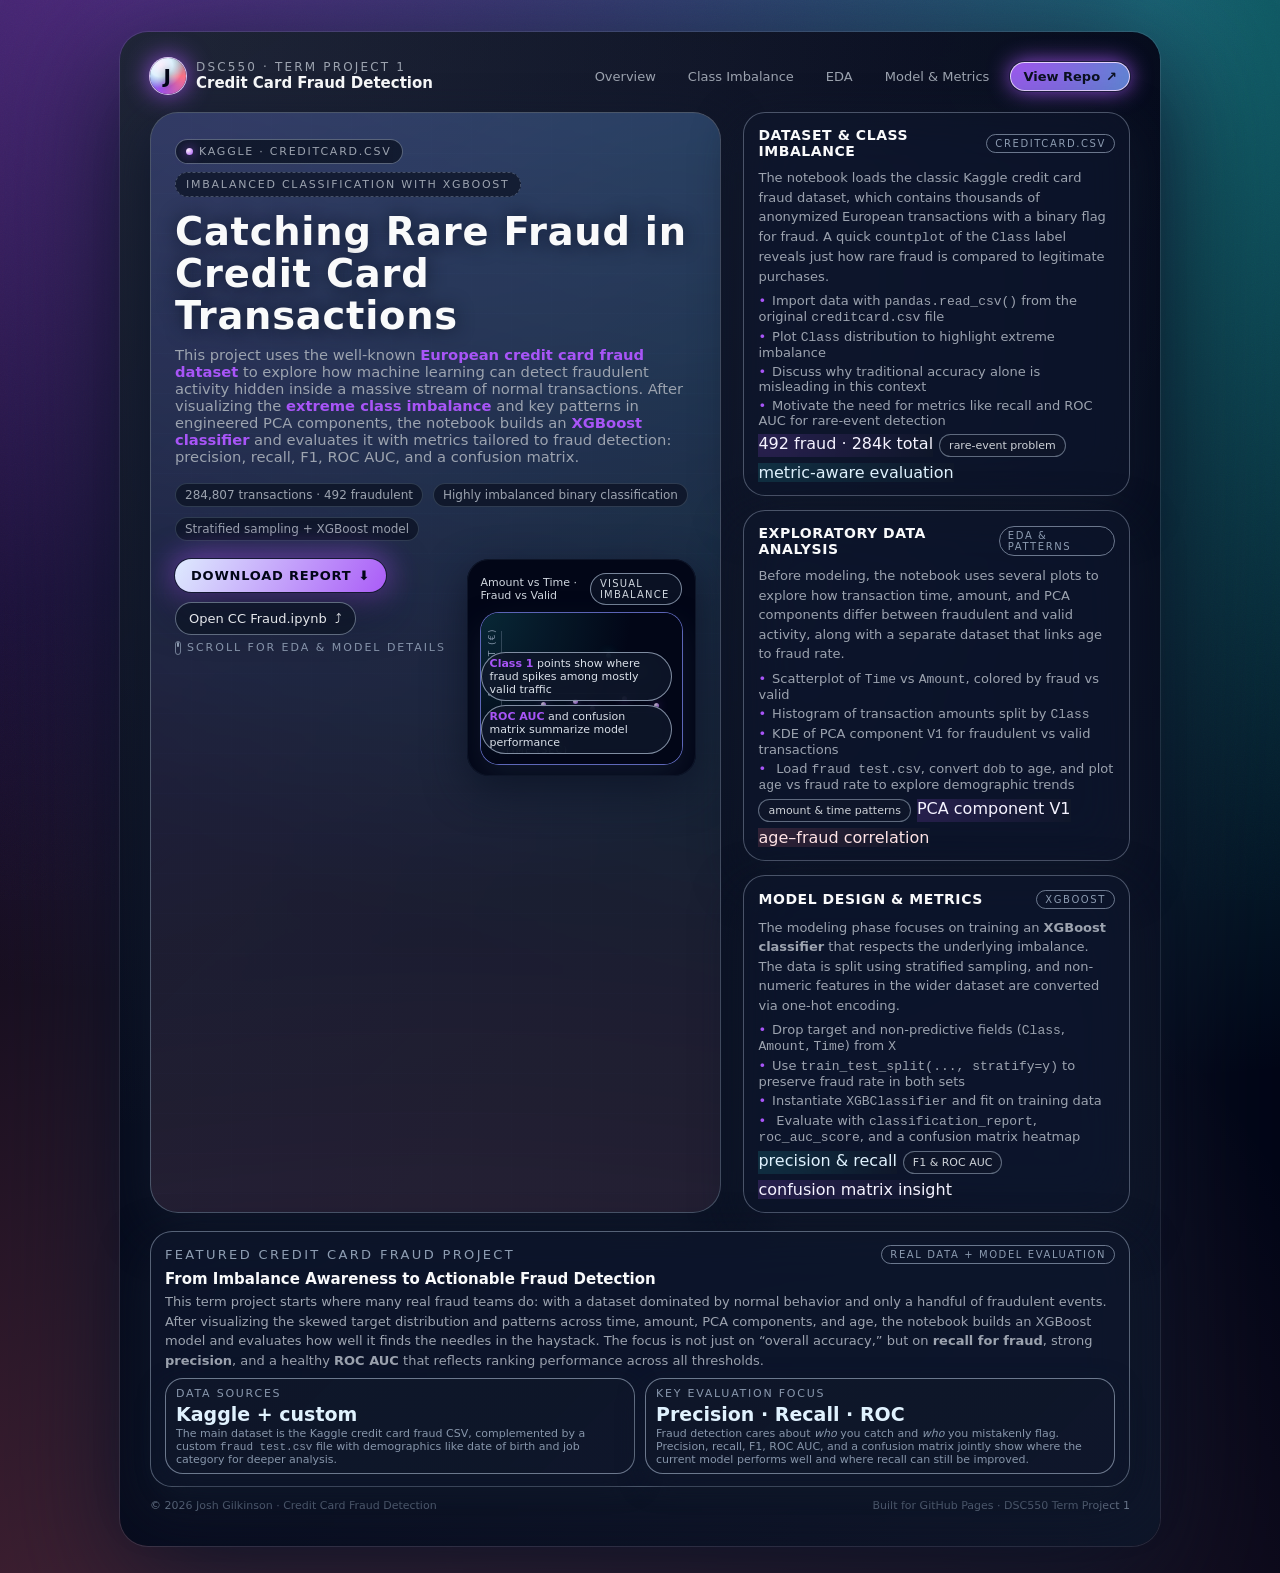
<file: CC.html>
<!DOCTYPE html>
<html lang="en">
<head>
  <meta charset="UTF-8" />
  <title>Credit Card Fraud Detection | DSC550 Term Project 1</title>
  <meta name="viewport" content="width=device-width, initial-scale=1.0" />
  <style>
    :root {
      --bg: #020617;
      --glass: rgba(15, 23, 42, 0.78);
      --glass-soft: rgba(15, 23, 42, 0.68);
      --border-soft: rgba(148, 163, 184, 0.45);
      --accent-lilac: #a855f7;
      --accent-teal: #22c1c3;
      --accent-rose: #fb7185;
      --accent-soft: #e0f2fe;
      --text-main: #e5e7eb;
      --text-soft: #9ca3af;
      --text-strong: #f9fafb;
      --shadow-glass: 0 18px 48px rgba(15, 23, 42, 0.98);
      --radius-xl: 22px;
      --radius-xxl: 28px;
      --transition-fast: 200ms ease-out;
    }

    * {
      box-sizing: border-box;
      margin: 0;
      padding: 0;
    }

    body {
      font-family: system-ui, -apple-system, BlinkMacSystemFont, "SF Pro Text",
        "Segoe UI", sans-serif;
      min-height: 100vh;
      display: flex;
      justify-content: center;
      padding: 32px 18px 42px;
      color: var(--text-main);
      background:
        radial-gradient(circle at 10% -10%, rgba(168, 85, 247, 0.5), transparent 55%),
        radial-gradient(circle at 90% 0%, rgba(34, 193, 195, 0.5), transparent 55%),
        radial-gradient(circle at 15% 120%, rgba(251, 113, 133, 0.32), transparent 60%),
        linear-gradient(to bottom, #020617, #020617 40%, #020617);
    }

    .noise-overlay {
      pointer-events: none;
      position: fixed;
      inset: 0;
      opacity: 0.17;
      mix-blend-mode: soft-light;
      background-image: url("data:image/svg+xml,%3Csvg xmlns='http://www.w3.org/2000/svg' width='1600' height='900'%3E%3Cfilter id='n'%3E%3CfeTurbulence type='fractalNoise' baseFrequency='0.9' numOctaves='4' stitchTiles='noStitch' /%3E%3C/filter%3E%3Crect width='100%25' height='100%25' filter='url(%23n)' opacity='0.7' /%3E%3C/svg%3E");
      z-index: -1;
    }

    .page {
      max-width: 1040px;
      width: 100%;
      border-radius: var(--radius-xxl);
      background:
        radial-gradient(circle at top left, rgba(148, 163, 184, 0.2), transparent 60%),
        radial-gradient(circle at bottom right, rgba(15, 23, 42, 0.96), #020617);
      box-shadow:
        0 0 0 1px rgba(148, 163, 184, 0.18),
        0 32px 120px rgba(15, 23, 42, 1);
      padding: 22px 22px 26px;
      backdrop-filter: blur(26px) saturate(140%);
    }

    @media (min-width: 900px) {
      .page {
        padding: 26px 30px 34px;
      }
    }

    header {
      display: flex;
      align-items: center;
      justify-content: space-between;
      gap: 16px;
      margin-bottom: 18px;
    }

    .brand {
      display: flex;
      align-items: center;
      gap: 10px;
    }

    .brand-icon {
      width: 36px;
      height: 36px;
      border-radius: 999px;
      background:
        radial-gradient(circle at 30% 20%, #fdf2ff 0, #e0f2fe 30%, transparent 60%),
        conic-gradient(from 210deg, #a855f7, #22c1c3, #fb7185, #a855f7);
      box-shadow:
        0 0 0 1px rgba(233, 213, 255, 0.9),
        0 0 26px rgba(168, 85, 247, 0.95);
      display: flex;
      align-items: center;
      justify-content: center;
      color: #020617;
      font-size: 20px;
      font-weight: 900;
      letter-spacing: 0.08em;
      text-shadow: 0 0 8px rgba(15, 23, 42, 0.6);
    }

    .brand-text {
      display: flex;
      flex-direction: column;
    }

    .brand-text span:first-child {
      font-size: 12px;
      text-transform: uppercase;
      letter-spacing: 0.18em;
      color: var(--text-soft);
    }

    .brand-text span:last-child {
      font-size: 15px;
      font-weight: 600;
      color: var(--text-strong);
    }

    nav {
      display: flex;
      align-items: center;
      gap: 10px;
      font-size: 13px;
    }

    nav a {
      text-decoration: none;
      color: var(--text-soft);
      padding: 6px 10px;
      border-radius: 999px;
      border: 1px solid transparent;
      background: transparent;
      transition: color var(--transition-fast), border-color var(--transition-fast),
                  background var(--transition-fast), transform 120ms ease-out;
      white-space: nowrap;
    }

    nav a:hover {
      color: var(--accent-teal);
      border-color: rgba(148, 163, 184, 0.5);
      background: rgba(15, 23, 42, 0.6);
      transform: translateY(-1px);
    }

    .nav-pill {
      border-radius: 999px;
      padding: 6px 12px;
      background: radial-gradient(circle at 0% 0%, rgba(168, 85, 247, 0.96), rgba(34, 193, 195, 0.92));
      color: #0b1120;
      font-weight: 600;
      border: 1px solid rgba(233, 213, 255, 0.95);
      box-shadow:
        0 0 0 1px rgba(15, 23, 42, 0.7),
        0 0 22px rgba(168, 85, 247, 0.9);
      text-decoration: none;
      display: inline-flex;
      align-items: center;
      gap: 6px;
      font-size: 13px;
      transition: transform var(--transition-fast), box-shadow var(--transition-fast),
                  background-position 180ms ease-out;
      background-size: 200% 200%;
      background-position: 0% 50%;
    }

    .nav-pill:hover {
      transform: translateY(-1px) translateX(0.5px);
      background-position: 100% 50%;
      box-shadow:
        0 0 0 1px rgba(15, 23, 42, 0.8),
        0 0 32px rgba(34, 193, 195, 1);
    }

    main {
      display: grid;
      grid-template-columns: minmax(0, 3fr);
      gap: 18px;
    }

    @media (min-width: 900px) {
      main {
        grid-template-columns: minmax(0, 3.4fr) minmax(0, 2.3fr);
        gap: 22px;
      }
    }

    /* HERO */

    .hero {
      position: relative;
      border-radius: var(--radius-xxl);
      background: linear-gradient(
          135deg,
          rgba(15, 23, 42, 0.97),
          rgba(15, 23, 42, 0.92)
        );
      padding: 22px 18px 20px;
      overflow: hidden;
      box-shadow: var(--shadow-glass);
      border: 1px solid rgba(148, 163, 184, 0.45);
    }

    @media (min-width: 900px) {
      .hero {
        padding: 26px 24px 24px;
      }
    }

    .hero-glow {
      position: absolute;
      inset: -120%;
      background:
        radial-gradient(circle at 15% 0%, rgba(168, 85, 247, 0.55), transparent 55%),
        radial-gradient(circle at 85% 0%, rgba(34, 193, 195, 0.6), transparent 55%),
        radial-gradient(circle at 50% 120%, rgba(251, 113, 133, 0.4), transparent 60%);
      opacity: 0.9;
      mix-blend-mode: screen;
      filter: blur(9px);
      animation: driftGlow 34s linear infinite alternate;
    }

    .hero-grid-overlay {
      position: absolute;
      inset: 0;
      background-image: linear-gradient(
          rgba(148, 163, 184, 0.12) 1px,
          transparent 1px
        ),
        linear-gradient(
          90deg,
          rgba(148, 163, 184, 0.08) 1px,
          transparent 1px
        );
      background-size: 40px 40px;
      mix-blend-mode: soft-light;
      opacity: 0.7;
      pointer-events: none;
    }

    @keyframes driftGlow {
      0% { transform: translate3d(-4%, 4%, 0) scale(1.04); }
      50% { transform: translate3d(4%, -3%, 0) scale(1.0); }
      100% { transform: translate3d(-3%, 3%, 0) scale(1.06); }
    }

    .hero-content {
      position: relative;
      z-index: 1;
    }

    .hero-chip-row {
      display: flex;
      flex-wrap: wrap;
      gap: 8px;
      margin-bottom: 14px;
    }

    .chip {
      display: inline-flex;
      align-items: center;
      gap: 6px;
      padding: 5px 10px;
      border-radius: 999px;
      border: 1px solid rgba(148, 163, 184, 0.55);
      background: radial-gradient(circle at 0% 0%, rgba(15, 23, 42, 0.95), rgba(15, 23, 42, 0.9));
      color: var(--text-soft);
      font-size: 11px;
      text-transform: uppercase;
      letter-spacing: 0.16em;
    }

    .chip-dot {
      width: 7px;
      height: 7px;
      border-radius: 999px;
      background: radial-gradient(circle at 30% 30%, #fdf2ff, #a855f7);
      box-shadow: 0 0 12px rgba(168, 85, 247, 0.95);
    }

    .chip-soft {
      border-style: dashed;
      border-color: rgba(148, 163, 184, 0.4);
      background: rgba(15, 23, 42, 0.82);
    }

    .hero-title {
      font-size: clamp(1.9rem, 3vw, 2.4rem);
      line-height: 1.1;
      font-weight: 750;
      color: var(--text-strong);
      letter-spacing: 0.02em;
      margin-bottom: 8px;
      text-shadow: 0 0 18px rgba(15, 23, 42, 0.9);
    }

    .hero-subtitle {
      font-size: 0.92rem;
      color: var(--text-soft);
      max-width: 38rem;
      margin-bottom: 18px;
    }

    .hero-subtitle strong {
      color: var(--accent-lilac);
      font-weight: 600;
    }

    .hero-meta {
      display: flex;
      flex-wrap: wrap;
      gap: 10px;
      margin-bottom: 18px;
      font-size: 12px;
      color: var(--text-soft);
    }

    .hero-meta span {
      padding: 4px 9px;
      border-radius: 999px;
      background: rgba(15, 23, 42, 0.9);
      border: 1px solid rgba(51, 65, 85, 0.9);
    }

    @media (min-width: 900px) {
      .hero-main-grid {
        display: grid;
        grid-template-columns: minmax(0, 2.5fr) minmax(0, 2.1fr);
        gap: 18px;
        align-items: flex-start;
      }
    }

    .hero-left {
      margin-bottom: 16px;
    }

    .hero-actions {
      display: flex;
      flex-wrap: wrap;
      gap: 10px;
      margin-bottom: 6px;
    }

    .btn-primary {
      border: none;
      outline: none;
      cursor: pointer;
      padding: 9px 16px;
      border-radius: 999px;
      font-size: 13px;
      font-weight: 600;
      letter-spacing: 0.06em;
      text-transform: uppercase;
      display: inline-flex;
      align-items: center;
      gap: 7px;
      color: #020617;
      background:
        linear-gradient(120deg, #e0f2fe, #a855f7, #fb7185);
      box-shadow:
        0 0 0 1px rgba(15, 23, 42, 0.85),
        0 16px 45px rgba(15, 23, 42, 0.9),
        0 0 32px rgba(168, 85, 247, 0.9);
      transition: transform var(--transition-fast),
                  box-shadow var(--transition-fast),
                  background-position 220ms ease-out;
      background-size: 220% 220%;
      background-position: 0% 50%;
      text-decoration: none;
    }

    .btn-primary:hover {
      transform: translateY(-1.5px);
      background-position: 100% 50%;
      box-shadow:
        0 0 0 1px rgba(15, 23, 42, 0.9),
        0 20px 60px rgba(15, 23, 42, 1),
        0 0 42px rgba(168, 85, 247, 1);
    }

    .btn-ghost {
      border-radius: 999px;
      padding: 8px 13px;
      border: 1px solid rgba(148, 163, 184, 0.6);
      background: rgba(15, 23, 42, 0.88);
      color: var(--text-main);
      font-size: 13px;
      display: inline-flex;
      align-items: center;
      gap: 8px;
      cursor: pointer;
      text-decoration: none;
      transition: border-color var(--transition-fast),
                  background var(--transition-fast),
                  color var(--transition-fast),
                  transform 120ms ease-out;
    }

    .btn-ghost:hover {
      border-color: rgba(148, 163, 184, 1);
      background: rgba(15, 23, 42, 0.98);
      transform: translateY(-1px);
    }

    .scroll-indicator {
      display: flex;
      align-items: center;
      gap: 6px;
      font-size: 11px;
      margin-top: 6px;
      color: rgba(148, 163, 184, 0.88);
      text-transform: uppercase;
      letter-spacing: 0.18em;
    }

    .scroll-indicator-dot {
      width: 6px;
      height: 14px;
      border-radius: 999px;
      border: 1px solid rgba(148, 163, 184, 0.7);
      position: relative;
      overflow: hidden;
    }

    .scroll-indicator-dot::after {
      content: "";
      position: absolute;
      left: 50%;
      width: 2px;
      height: 5px;
      border-radius: 999px;
      background: rgba(148, 163, 184, 0.95);
      transform: translateX(-50%);
      animation: scrollDot 1300ms ease-in-out infinite;
    }

    @keyframes scrollDot {
      0% { top: 3px; opacity: 0; }
      20% { top: 3px; opacity: 1; }
      100% { top: 8px; opacity: 0; }
    }

    /* HERO RIGHT – concept chart */

    .hero-right {
      position: relative;
      border-radius: var(--radius-xl);
      background: radial-gradient(circle at 20% 0%, #020617, #020617);
      overflow: hidden;
      min-height: 170px;
      padding: 14px 14px 12px;
      box-shadow:
        inset 0 0 0 1px rgba(15, 23, 42, 0.95),
        0 14px 40px rgba(15, 23, 42, 1);
    }

    .hero-right-header {
      display: flex;
      justify-content: space-between;
      align-items: center;
      font-size: 11px;
      color: rgba(226, 232, 240, 0.92);
      margin-bottom: 8px;
    }

    .hero-right-chip {
      padding: 4px 9px;
      border-radius: 999px;
      background: rgba(15, 23, 42, 0.7);
      border: 1px solid rgba(148, 163, 184, 0.8);
      font-size: 10px;
      letter-spacing: 0.12em;
      text-transform: uppercase;
    }

    .chart-wrapper {
      position: relative;
      width: 100%;
      aspect-ratio: 4 / 3;
      display: flex;
      align-items: center;
      justify-content: center;
    }

    .scatter-chart {
      position: relative;
      width: 100%;
      height: 100%;
      border-radius: 18px;
      background:
        radial-gradient(circle at 0 0, rgba(34, 193, 195, 0.18), transparent 60%),
        linear-gradient(to top, #020617, #020617);
      box-shadow:
        0 0 0 1px rgba(129, 140, 248, 0.7),
        0 14px 30px rgba(15, 23, 42, 1);
      overflow: hidden;
    }

    .axis-x, .axis-y {
      position: absolute;
      border-color: rgba(148, 163, 184, 0.3);
      border-style: solid;
    }

    .axis-x {
      left: 10%;
      right: 8%;
      bottom: 16%;
      border-width: 1px 0 0 0;
    }

    .axis-y {
      left: 10%;
      top: 12%;
      bottom: 16%;
      border-width: 0 0 0 1px;
    }

    .chart-label {
      position: absolute;
      font-size: 9px;
      color: rgba(148, 163, 184, 0.9);
      text-transform: uppercase;
      letter-spacing: 0.16em;
    }

    .chart-label.x {
      bottom: 6%;
      left: 12%;
    }

    .chart-label.y {
      top: 10%;
      left: 3%;
      writing-mode: vertical-rl;
      transform: rotate(180deg);
    }

    .scatter-point {
      position: absolute;
      width: 5px;
      height: 5px;
      border-radius: 999px;
      background: radial-gradient(circle at 30% 30%, #fdf2ff, #a855f7);
      opacity: 0.7;
      box-shadow: 0 0 10px rgba(168, 85, 247, 0.7);
    }

    .scatter-point.light {
      background: radial-gradient(circle at 30% 30%, #e0f2fe, #22c1c3);
      box-shadow: 0 0 10px rgba(34, 193, 195, 0.7);
    }

    .percentile-line {
      position: absolute;
      left: 10%;
      right: 8%;
      height: 1px;
      background: linear-gradient(90deg, transparent, rgba(248, 250, 252, 0.6), transparent);
      opacity: 0.7;
    }

    .percentile-line.p25 { bottom: 34%; }
    .percentile-line.p50 { bottom: 46%; }
    .percentile-line.p75 { bottom: 58%; }

    .hero-stat-row {
      position: absolute;
      right: 10px;
      bottom: 10px;
      display: flex;
      flex-direction: column;
      gap: 4px;
      font-size: 11px;
      color: rgba(226, 232, 240, 0.96);
    }

    .hero-stat {
      padding: 4px 8px;
      border-radius: 999px;
      background: rgba(15, 23, 42, 0.85);
      border: 1px solid rgba(148, 163, 184, 0.85);
      backdrop-filter: blur(8px);
    }

    .hero-stat strong {
      color: #a855f7;
      font-weight: 600;
    }

    /* RIGHT COLUMN CARDS */

    .side-column {
      display: flex;
      flex-direction: column;
      gap: 14px;
    }

    .card {
      border-radius: var(--radius-xl);
      background: var(--glass-soft);
      box-shadow: var(--shadow-glass);
      border: 1px solid var(--border-soft);
      padding: 14px 14px 13px;
      backdrop-filter: blur(26px) saturate(160%);
    }

    .card-header {
      display: flex;
      justify-content: space-between;
      align-items: center;
      margin-bottom: 9px;
      gap: 10px;
    }

    .card-title {
      font-size: 14px;
      font-weight: 600;
      color: var(--text-strong);
      letter-spacing: 0.04em;
      text-transform: uppercase;
    }

    .card-tag {
      border-radius: 999px;
      padding: 3px 8px;
      font-size: 10px;
      text-transform: uppercase;
      letter-spacing: 0.16em;
      border: 1px solid rgba(148, 163, 184, 0.7);
      color: rgba(148, 163, 184, 0.95);
    }

    .card p {
      font-size: 13px;
      color: var(--text-soft);
      line-height: 1.5;
      margin-bottom: 7px;
    }

    .card-list {
      list-style: none;
      font-size: 13px;
      color: var(--text-soft);
      display: grid;
      gap: 4px;
      margin-top: 4px;
    }

    .card-list li::before {
      content: "•";
      margin-right: 6px;
      color: var(--accent-lilac);
    }

    .pill-row {
      display: flex;
      flex-wrap: wrap;
      gap: 6px;
      margin-top: 6px;
    }

    .pill {
      font-size: 11px;
      padding: 4px 9px;
      border-radius: 999px;
      border: 1px solid rgba(148, 163, 184, 0.6);
      color: rgba(209, 213, 219, 0.98);
      background: rgba(15, 23, 42, 0.94);
    }

    .pill-lilac {
      border-color: rgba(168, 85, 247, 0.9);
      color: #f5f3ff;
      background: radial-gradient(circle at 0 0, rgba(168, 85, 247, 0.18), rgba(15, 23, 42, 0.98));
    }

    .pill-teal {
      border-color: rgba(34, 193, 195, 0.9);
      color: #e0f2fe;
      background: radial-gradient(circle at 0 0, rgba(34, 193, 195, 0.16), rgba(15, 23, 42, 0.98));
    }

    .pill-rose {
      border-color: rgba(251, 113, 133, 0.9);
      color: #ffe4e6;
      background: radial-gradient(circle at 0 0, rgba(251, 113, 133, 0.16), rgba(15, 23, 42, 0.98));
    }

    /* FEATURED SECTION */

    .section {
      margin-top: 18px;
      border-radius: var(--radius-xl);
      background: var(--glass);
      padding: 13px 14px 12px;
      border: 1px solid rgba(148, 163, 184, 0.55);
      box-shadow: var(--shadow-glass);
      backdrop-filter: blur(24px) saturate(160%);
    }

    .section-header {
      display: flex;
      justify-content: space-between;
      align-items: center;
      margin-bottom: 6px;
      gap: 10px;
    }

    .section-title {
      font-size: 13px;
      text-transform: uppercase;
      letter-spacing: 0.18em;
      color: rgba(148, 163, 184, 0.96);
    }

    .section h3 {
      font-size: 15px;
      color: var(--text-strong);
      margin-bottom: 4px;
      font-weight: 600;
    }

    .section p {
      font-size: 13px;
      color: var(--text-soft);
      line-height: 1.5;
      margin-bottom: 7px;
    }

    .section-grid {
      display: grid;
      grid-template-columns: repeat(2, minmax(0, 1fr));
      gap: 10px;
      margin-top: 8px;
    }

    @media (max-width: 640px) {
      .section-grid {
        grid-template-columns: minmax(0, 1fr);
      }
    }

    .metric-card {
      border-radius: 18px;
      padding: 8px 10px 7px;
      background: linear-gradient(
        135deg,
        rgba(15, 23, 42, 0.96),
        rgba(15, 23, 42, 0.9)
      );
      border: 1px solid rgba(148, 163, 184, 0.7);
      box-shadow: 0 10px 26px rgba(15, 23, 42, 0.9);
    }

    .metric-label {
      font-size: 11px;
      color: rgba(148, 163, 184, 0.92);
      text-transform: uppercase;
      letter-spacing: 0.16em;
      margin-bottom: 3px;
    }

    .metric-value {
      font-size: 19px;
      font-weight: 700;
      color: #e0f2fe;
      margin-bottom: 2px;
    }

    .metric-caption {
      font-size: 11px;
      color: rgba(148, 163, 184, 0.9);
    }

    footer {
      margin-top: 12px;
      font-size: 11px;
      color: rgba(148, 163, 184, 0.9);
      display: flex;
      justify-content: space-between;
      flex-wrap: wrap;
      gap: 8px;
    }

    footer a {
      color: rgba(148, 163, 184, 0.9);
      text-decoration: none;
      border-bottom: 1px dashed transparent;
      transition: border-color var(--transition-fast), color var(--transition-fast);
    }

    footer a:hover {
      border-color: rgba(148, 163, 184, 0.9);
      color: var(--accent-teal);
    }
  </style>
</head>
<body>
  <div class="noise-overlay"></div>

  <div class="page">
    <header>
      <div class="brand">
        <div class="brand-icon">J</div>
        <div class="brand-text">
          <span>DSC550 · term project 1</span>
          <span>Credit Card Fraud Detection</span>
        </div>
      </div>
      <nav>
        <a href="#overview">Overview</a>
        <a href="#imbalance">Class Imbalance</a>
        <a href="#eda">EDA</a>
        <a href="#model">Model &amp; Metrics</a>
        <!-- Point this to the repo/notebook for this project -->
        <a class="nav-pill" href="https://github.com/jgilkinson" target="_blank" rel="noopener">
          <span>View Repo</span> <span>↗</span>
        </a>
      </nav>
    </header>

    <main>
      <!-- HERO -->
      <section class="hero" id="overview">
        <div class="hero-glow"></div>
        <div class="hero-grid-overlay"></div>

        <div class="hero-content">
          <div class="hero-chip-row">
            <div class="chip">
              <span class="chip-dot"></span>
              <span>Kaggle · creditcard.csv</span>
            </div>
            <div class="chip chip-soft">
              <span>Imbalanced classification with XGBoost</span>
            </div>
          </div>

          <h1 class="hero-title">Catching Rare Fraud in Credit Card Transactions</h1>
          <p class="hero-subtitle">
            This project uses the well-known <strong>European credit card fraud dataset</strong> to explore how
            machine learning can detect fraudulent activity hidden inside a massive stream of normal transactions.
            After visualizing the <strong>extreme class imbalance</strong> and key patterns in engineered
            PCA components, the notebook builds an <strong>XGBoost classifier</strong> and evaluates it with
            metrics tailored to fraud detection: precision, recall, F1, ROC AUC, and a confusion matrix.
          </p>

          <div class="hero-meta">
            <span>284,807 transactions · 492 fraudulent</span>
            <span>Highly imbalanced binary classification</span>
            <span>Stratified sampling + XGBoost model</span>
          </div>

          <div class="hero-main-grid">
            <div class="hero-left">
              <div class="hero-actions">
                <!-- Update these hrefs to your real files -->
                <a class="btn-primary" href="#" target="_blank">
                  <span>Download Report</span>
                  <span>⬇</span>
                </a>
                <a class="btn-ghost" href="#" target="_blank">
                  <span>Open CC&nbsp;Fraud.ipynb</span>
                  <span>⤴</span>
                </a>
              </div>
              <div class="scroll-indicator">
                <div class="scroll-indicator-dot"></div>
                <span>Scroll for EDA &amp; model details</span>
              </div>
            </div>

            <!-- Chart concept -->
            <div class="hero-right">
              <div class="hero-right-header">
                <span>Amount vs Time · Fraud vs Valid</span>
                <span class="hero-right-chip">visual imbalance</span>
              </div>
              <div class="chart-wrapper">
                <div class="scatter-chart">
                  <div class="axis-x"></div>
                  <div class="axis-y"></div>
                  <div class="chart-label x">Time (sec)</div>
                  <div class="chart-label y">Amount (€)</div>

                  <!-- Conceptual "bands" for fraud rate over time -->
                  <div class="percentile-line p25"></div>
                  <div class="percentile-line p50"></div>
                  <div class="percentile-line p75"></div>

                  <!-- A few illustrative points – blue-ish = valid, teal-ish = fraud -->
                  <div class="scatter-point" style="left:14%; bottom:32%;"></div>
                  <div class="scatter-point" style="left:22%; bottom:44%;"></div>
                  <div class="scatter-point" style="left:30%; bottom:38%;"></div>
                  <div class="scatter-point light" style="left:38%; bottom:63%;"></div>
                  <div class="scatter-point" style="left:46%; bottom:40%;"></div>
                  <div class="scatter-point" style="left:54%; bottom:35%;"></div>
                  <div class="scatter-point light" style="left:62%; bottom:70%;"></div>
                  <div class="scatter-point" style="left:70%; bottom:42%;"></div>
                  <div class="scatter-point light" style="left:78%; bottom:60%;"></div>
                  <div class="scatter-point" style="left:86%; bottom:37%;"></div>

                  <div class="hero-stat-row">
                    <div class="hero-stat">
                      <strong>Class 1</strong> points show where fraud spikes among mostly valid traffic
                    </div>
                    <div class="hero-stat">
                      <strong>ROC AUC</strong> and confusion matrix summarize model performance
                    </div>
                  </div>
                </div>
              </div>
            </div>
          </div>
        </div>
      </section>

      <!-- RIGHT COLUMN CARDS -->
      <aside class="side-column">
        <section class="card" id="imbalance">
          <div class="card-header">
            <div class="card-title">Dataset &amp; Class Imbalance</div>
            <div class="card-tag">creditcard.csv</div>
          </div>
          <p>
            The notebook loads the classic Kaggle credit card fraud dataset, which contains
            thousands of anonymized European transactions with a binary flag for fraud. A quick
            <code>countplot</code> of the <code>Class</code> label reveals just how rare fraud is compared
            to legitimate purchases.
          </p>
          <ul class="card-list">
            <li>Import data with <code>pandas.read_csv()</code> from the original <code>creditcard.csv</code> file</li>
            <li>Plot <code>Class</code> distribution to highlight extreme imbalance</li>
            <li>Discuss why traditional accuracy alone is misleading in this context</li>
            <li>Motivate the need for metrics like recall and ROC AUC for rare-event detection</li>
          </ul>
          <div class="pill-row">
            <span class="pill-lilac">492 fraud · 284k total</span>
            <span class="pill">rare-event problem</span>
            <span class="pill-teal">metric-aware evaluation</span>
          </div>
        </section>

        <section class="card" id="eda">
          <div class="card-header">
            <div class="card-title">Exploratory Data Analysis</div>
            <div class="card-tag">EDA &amp; patterns</div>
          </div>
          <p>
            Before modeling, the notebook uses several plots to explore how transaction time,
            amount, and PCA components differ between fraudulent and valid activity, along with a
            separate dataset that links age to fraud rate.
          </p>
          <ul class="card-list">
            <li>Scatterplot of <code>Time</code> vs <code>Amount</code>, colored by fraud vs valid</li>
            <li>Histogram of transaction amounts split by <code>Class</code></li>
            <li>KDE of PCA component <code>V1</code> for fraudulent vs valid transactions</li>
            <li>
              Load <code>fraud test.csv</code>, convert <code>dob</code> to age, and plot
              <code>age</code> vs fraud rate to explore demographic trends
            </li>
          </ul>
          <div class="pill-row">
            <span class="pill">amount &amp; time patterns</span>
            <span class="pill-lilac">PCA component V1</span>
            <span class="pill-rose">age–fraud correlation</span>
          </div>
        </section>

        <section class="card" id="model">
          <div class="card-header">
            <div class="card-title">Model Design &amp; Metrics</div>
            <div class="card-tag">XGBoost</div>
          </div>
          <p>
            The modeling phase focuses on training an <strong>XGBoost classifier</strong> that respects
            the underlying imbalance. The data is split using stratified sampling, and non-numeric
            features in the wider dataset are converted via one-hot encoding.
          </p>
          <ul class="card-list">
            <li>Drop target and non-predictive fields (<code>Class</code>, <code>Amount</code>, <code>Time</code>) from <code>X</code></li>
            <li>Use <code>train_test_split(..., stratify=y)</code> to preserve fraud rate in both sets</li>
            <li>Instantiate <code>XGBClassifier</code> and fit on training data</li>
            <li>
              Evaluate with <code>classification_report</code>, <code>roc_auc_score</code>, and a
              confusion matrix heatmap
            </li>
          </ul>
          <div class="pill-row">
            <span class="pill-teal">precision &amp; recall</span>
            <span class="pill">F1 &amp; ROC AUC</span>
            <span class="pill-lilac">confusion matrix insight</span>
          </div>
        </section>
      </aside>
    </main>

    <!-- FEATURED PROJECT SECTION -->
    <section class="section" id="takeaways">
      <div class="section-header">
        <div class="section-title">Featured credit card fraud project</div>
        <div class="card-tag">Real data + model evaluation</div>
      </div>
      <h3>From Imbalance Awareness to Actionable Fraud Detection</h3>
      <p>
        This term project starts where many real fraud teams do: with a dataset dominated by normal
        behavior and only a handful of fraudulent events. After visualizing the skewed target
        distribution and patterns across time, amount, PCA components, and age, the notebook builds
        an XGBoost model and evaluates how well it finds the needles in the haystack. The focus is
        not just on “overall accuracy,” but on <strong>recall for fraud</strong>, strong
        <strong>precision</strong>, and a healthy <strong>ROC AUC</strong> that reflects ranking
        performance across all thresholds.
      </p>

      <div class="section-grid">
        <div class="metric-card">
          <div class="metric-label">Data sources</div>
          <div class="metric-value">Kaggle + custom</div>
          <div class="metric-caption">
            The main dataset is the Kaggle credit card fraud CSV, complemented by a custom
            <code>fraud test.csv</code> file with demographics like date of birth and job category
            for deeper analysis.
          </div>
        </div>
        <div class="metric-card">
          <div class="metric-label">Key evaluation focus</div>
          <div class="metric-value">Precision · Recall · ROC</div>
          <div class="metric-caption">
            Fraud detection cares about <em>who</em> you catch and <em>who</em> you mistakenly flag.
            Precision, recall, F1, ROC AUC, and a confusion matrix jointly show where the current
            model performs well and where recall can still be improved.
          </div>
        </div>
      </div>
    </section>

    <footer>
      <span>© <span id="year"></span> Josh Gilkinson · Credit Card Fraud Detection</span>
      <span>Built for GitHub Pages · DSC550 Term Project 1</span>
    </footer>
  </div>

  <!-- Tiny inline script just for dynamic year; safe to remove if you want pure HTML/CSS -->
  <script>
    document.getElementById("year").textContent = new Date().getFullYear();
  </script>
</body>
</html>
</file>
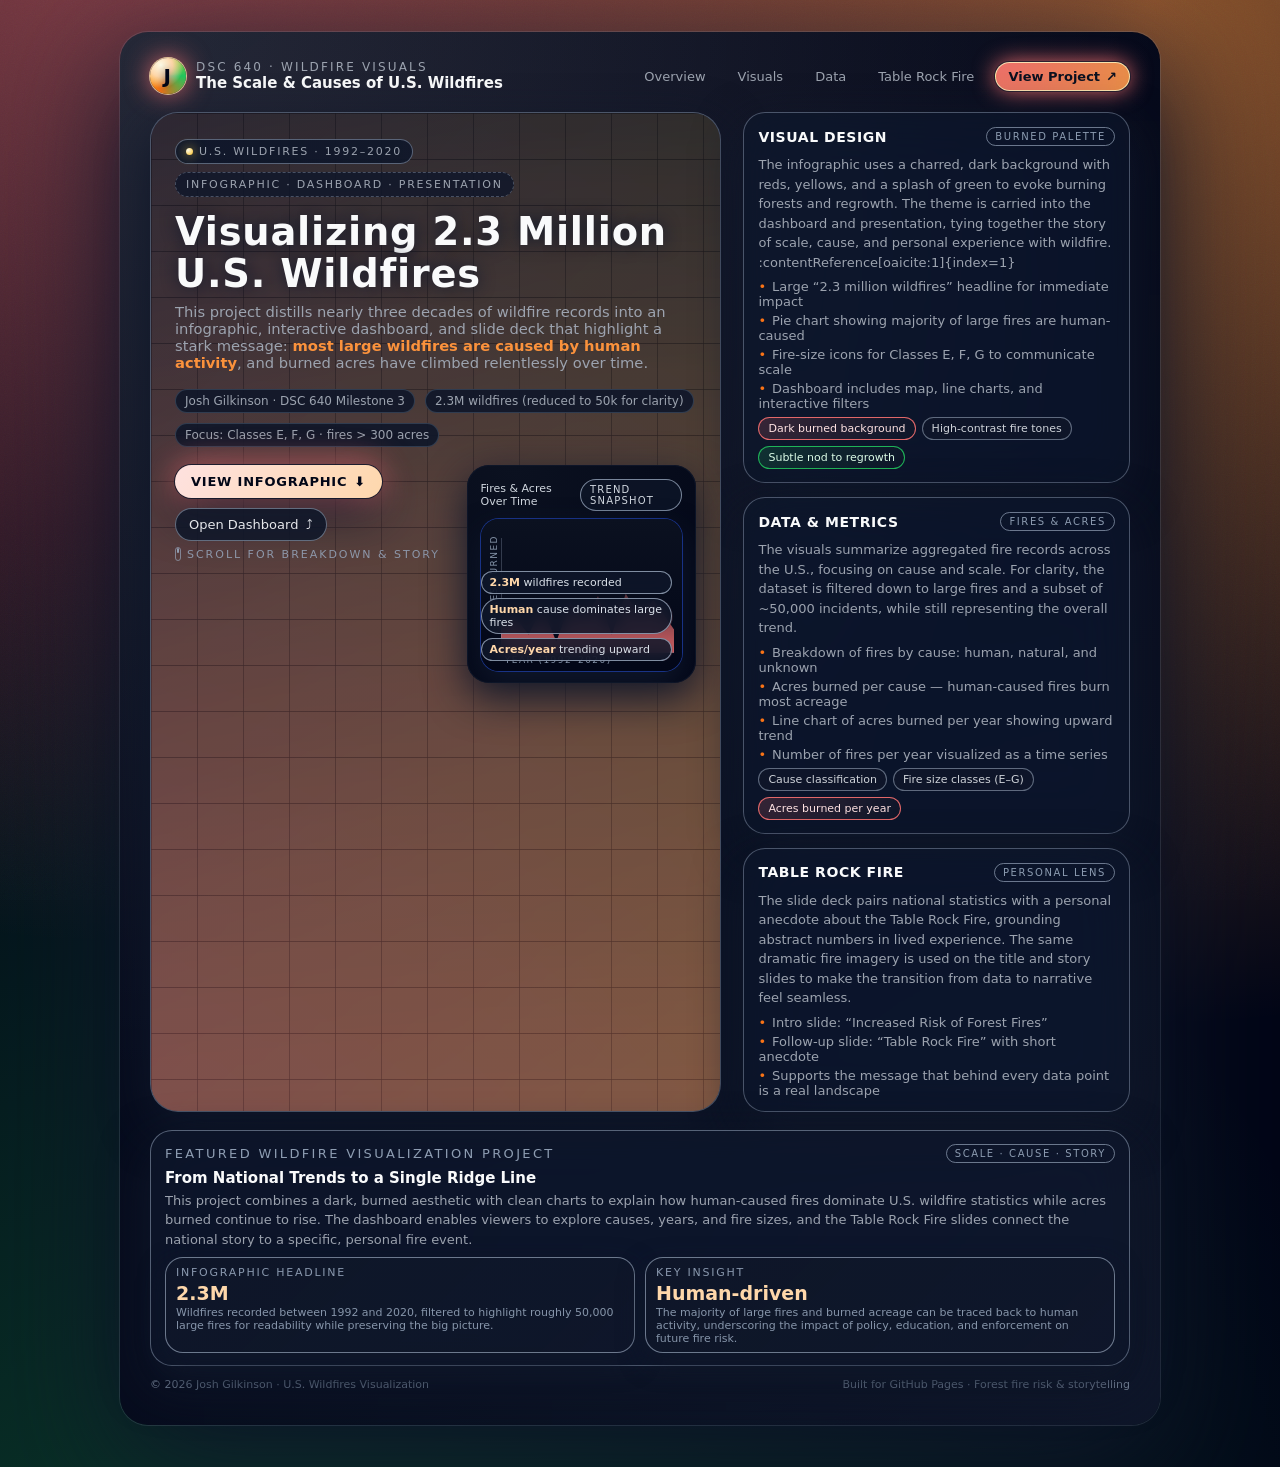
<file: Fire.html>
<!DOCTYPE html>
<html lang="en">
<head>
  <meta charset="UTF-8" />
  <title>The Scale & Causes of U.S. Wildfires | Josh Gilkinson</title>
  <meta name="viewport" content="width=device-width, initial-scale=1.0" />
  <style>
    :root {
      --bg: #020617;
      --glass: rgba(15, 23, 42, 0.75);
      --glass-soft: rgba(15, 23, 42, 0.65);
      --border-soft: rgba(148, 163, 184, 0.45);
      --accent-ember: #fb923c;
      --accent-ember-strong: #f97316;
      --accent-gold: #facc15;
      --accent-green: #22c55e;
      --text-main: #e5e7eb;
      --text-soft: #9ca3af;
      --text-strong: #f9fafb;
      --shadow-glass: 0 18px 48px rgba(15, 23, 42, 0.98);
      --radius-xl: 22px;
      --radius-xxl: 28px;
      --transition-fast: 200ms ease-out;
    }

    * {
      box-sizing: border-box;
      margin: 0;
      padding: 0;
    }

    body {
      font-family: system-ui, -apple-system, BlinkMacSystemFont, "SF Pro Text",
        "Segoe UI", sans-serif;
      min-height: 100vh;
      display: flex;
      justify-content: center;
      padding: 32px 18px 42px;
      color: var(--text-main);
      background:
        radial-gradient(circle at 10% -10%, rgba(248, 113, 113, 0.55), transparent 55%),
        radial-gradient(circle at 90% 0%, rgba(251, 146, 60, 0.55), transparent 55%),
        radial-gradient(circle at 15% 120%, rgba(34, 197, 94, 0.28), transparent 60%),
        linear-gradient(to bottom, #020617, #020617 40%, #020617);
    }

    .noise-overlay {
      pointer-events: none;
      position: fixed;
      inset: 0;
      opacity: 0.18;
      mix-blend-mode: soft-light;
      background-image: url("data:image/svg+xml,%3Csvg xmlns='http://www.w3.org/2000/svg' width='1600' height='900'%3E%3Cfilter id='n'%3E%3CfeTurbulence type='fractalNoise' baseFrequency='0.9' numOctaves='4' stitchTiles='noStitch' /%3E%3C/filter%3E%3Crect width='100%25' height='100%25' filter='url(%23n)' opacity='0.7' /%3E%3C/svg%3E");
      z-index: -1;
    }

    .page {
      max-width: 1040px;
      width: 100%;
      border-radius: var(--radius-xxl);
      background:
        radial-gradient(circle at top left, rgba(248, 250, 252, 0.14), transparent 60%),
        radial-gradient(circle at bottom right, rgba(15, 23, 42, 0.96), #020617);
      box-shadow:
        0 0 0 1px rgba(148, 163, 184, 0.18),
        0 32px 120px rgba(15, 23, 42, 1);
      padding: 22px 22px 26px;
      backdrop-filter: blur(26px) saturate(140%);
    }

    @media (min-width: 900px) {
      .page {
        padding: 26px 30px 34px;
      }
    }

    header {
      display: flex;
      align-items: center;
      justify-content: space-between;
      gap: 16px;
      margin-bottom: 18px;
    }

    .brand {
      display: flex;
      align-items: center;
      gap: 10px;
    }

    .brand-icon {
      width: 36px;
      height: 36px;
      border-radius: 999px;
      background:
        radial-gradient(circle at 30% 20%, #fefce8 0, #fed7aa 30%, transparent 60%),
        conic-gradient(from 210deg, #f97316, #facc15, #22c55e, #f97316);
      box-shadow:
        0 0 0 1px rgba(253, 224, 171, 0.8),
        0 0 26px rgba(248, 113, 113, 0.9);
      display: flex;
      align-items: center;
      justify-content: center;
      color: #020617;
      font-size: 20px;
      font-weight: 900;
      letter-spacing: 0.08em;
      text-shadow: 0 0 8px rgba(15, 23, 42, 0.6);
    }

    .brand-text {
      display: flex;
      flex-direction: column;
    }

    .brand-text span:first-child {
      font-size: 12px;
      text-transform: uppercase;
      letter-spacing: 0.18em;
      color: var(--text-soft);
    }

    .brand-text span:last-child {
      font-size: 15px;
      font-weight: 600;
      color: var(--text-strong);
    }

    nav {
      display: flex;
      align-items: center;
      gap: 10px;
      font-size: 13px;
    }

    nav a {
      text-decoration: none;
      color: var(--text-soft);
      padding: 6px 10px;
      border-radius: 999px;
      border: 1px solid transparent;
      background: transparent;
      transition: color var(--transition-fast), border-color var(--transition-fast),
                  background var(--transition-fast), transform 120ms ease-out;
      white-space: nowrap;
    }

    nav a:hover {
      color: var(--accent-gold);
      border-color: rgba(148, 163, 184, 0.5);
      background: rgba(15, 23, 42, 0.6);
      transform: translateY(-1px);
    }

    .nav-pill {
      border-radius: 999px;
      padding: 6px 12px;
      background: radial-gradient(circle at 0% 0%, rgba(248, 113, 113, 0.95), rgba(251, 191, 36, 0.9));
      color: #0b1120;
      font-weight: 600;
      border: 1px solid rgba(254, 249, 195, 0.8);
      box-shadow:
        0 0 0 1px rgba(15, 23, 42, 0.7),
        0 0 22px rgba(248, 113, 113, 0.95);
      text-decoration: none;
      display: inline-flex;
      align-items: center;
      gap: 6px;
      font-size: 13px;
      transition: transform var(--transition-fast), box-shadow var(--transition-fast),
                  background-position 180ms ease-out;
      background-size: 200% 200%;
      background-position: 0% 50%;
    }

    .nav-pill:hover {
      transform: translateY(-1px) translateX(0.5px);
      background-position: 100% 50%;
      box-shadow:
        0 0 0 1px rgba(15, 23, 42, 0.8),
        0 0 32px rgba(251, 146, 60, 1);
    }

    main {
      display: grid;
      grid-template-columns: minmax(0, 3fr);
      gap: 18px;
    }

    @media (min-width: 900px) {
      main {
        grid-template-columns: minmax(0, 3.4fr) minmax(0, 2.3fr);
        gap: 22px;
      }
    }

    /* HERO / LEFT */

    .hero {
      position: relative;
      border-radius: var(--radius-xxl);
      background: linear-gradient(
          135deg,
          rgba(15, 23, 42, 0.95),
          rgba(15, 23, 42, 0.9)
        );
      padding: 22px 18px 20px;
      overflow: hidden;
      box-shadow: var(--shadow-glass);
      border: 1px solid rgba(148, 163, 184, 0.45);
    }

    @media (min-width: 900px) {
      .hero {
        padding: 26px 24px 24px;
      }
    }

    .hero-flames {
      position: absolute;
      inset: -120%;
      background:
        radial-gradient(circle at 10% 80%, rgba(248, 113, 113, 0.65), transparent 60%),
        radial-gradient(circle at 50% 110%, rgba(251, 146, 60, 0.7), transparent 60%),
        radial-gradient(circle at 90% 70%, rgba(234, 179, 8, 0.6), transparent 60%);
      opacity: 0.75;
      mix-blend-mode: screen;
      filter: blur(10px);
      animation: driftFlames 32s linear infinite alternate;
    }

    .hero-grid-overlay {
      position: absolute;
      inset: 0;
      background-image: linear-gradient(
          rgba(15, 23, 42, 0.7) 1px,
          transparent 1px
        ),
        linear-gradient(
          90deg,
          rgba(15, 23, 42, 0.6) 1px,
          transparent 1px
        );
      background-size: 46px 46px;
      mix-blend-mode: soft-light;
      opacity: 0.7;
      pointer-events: none;
    }

    @keyframes driftFlames {
      0% { transform: translate3d(-4%, 4%, 0) scale(1.05); }
      50% { transform: translate3d(4%, -3%, 0) scale(1.02); }
      100% { transform: translate3d(-3%, 3%, 0) scale(1.06); }
    }

    .hero-content {
      position: relative;
      z-index: 1;
    }

    .hero-chip-row {
      display: flex;
      flex-wrap: wrap;
      gap: 8px;
      margin-bottom: 14px;
    }

    .chip {
      display: inline-flex;
      align-items: center;
      gap: 6px;
      padding: 5px 10px;
      border-radius: 999px;
      border: 1px solid rgba(148, 163, 184, 0.55);
      background: radial-gradient(circle at 0% 0%, rgba(15, 23, 42, 0.95), rgba(15, 23, 42, 0.9));
      color: var(--text-soft);
      font-size: 11px;
      text-transform: uppercase;
      letter-spacing: 0.16em;
    }

    .chip-dot {
      width: 7px;
      height: 7px;
      border-radius: 999px;
      background: radial-gradient(circle at 30% 30%, #fefce8, #fbbf24);
      box-shadow: 0 0 12px rgba(252, 211, 77, 0.95);
    }

    .chip-soft {
      border-style: dashed;
      border-color: rgba(148, 163, 184, 0.4);
      background: rgba(15, 23, 42, 0.82);
    }

    .hero-title {
      font-size: clamp(1.9rem, 3vw, 2.4rem);
      line-height: 1.1;
      font-weight: 750;
      color: var(--text-strong);
      letter-spacing: 0.02em;
      margin-bottom: 8px;
      text-shadow: 0 0 16px rgba(15, 23, 42, 0.9);
    }

    .hero-subtitle {
      font-size: 0.92rem;
      color: var(--text-soft);
      max-width: 37rem;
      margin-bottom: 18px;
    }

    .hero-subtitle strong {
      color: var(--accent-ember);
      font-weight: 600;
    }

    .hero-meta {
      display: flex;
      flex-wrap: wrap;
      gap: 10px;
      margin-bottom: 18px;
      font-size: 12px;
      color: var(--text-soft);
    }

    .hero-meta span {
      padding: 4px 9px;
      border-radius: 999px;
      background: rgba(15, 23, 42, 0.9);
      border: 1px solid rgba(51, 65, 85, 0.9);
    }

    @media (min-width: 900px) {
      .hero-main-grid {
        display: grid;
        grid-template-columns: minmax(0, 2.5fr) minmax(0, 2.1fr);
        gap: 18px;
        align-items: flex-start;
      }
    }

    .hero-left {
      margin-bottom: 16px;
    }

    .hero-actions {
      display: flex;
      flex-wrap: wrap;
      gap: 10px;
      margin-bottom: 6px;
    }

    .btn-primary {
      border: none;
      outline: none;
      cursor: pointer;
      padding: 9px 16px;
      border-radius: 999px;
      font-size: 13px;
      font-weight: 600;
      letter-spacing: 0.06em;
      text-transform: uppercase;
      display: inline-flex;
      align-items: center;
      gap: 7px;
      color: #020617;
      background:
        linear-gradient(120deg, #fee2e2, #fed7aa, #f97316);
      box-shadow:
        0 0 0 1px rgba(15, 23, 42, 0.85),
        0 16px 45px rgba(15, 23, 42, 0.9),
        0 0 32px rgba(248, 113, 113, 0.9);
      transition: transform var(--transition-fast),
                  box-shadow var(--transition-fast),
                  background-position 220ms ease-out;
      background-size: 220% 220%;
      background-position: 0% 50%;
      text-decoration: none;
    }

    .btn-primary:hover {
      transform: translateY(-1.5px);
      background-position: 100% 50%;
      box-shadow:
        0 0 0 1px rgba(15, 23, 42, 0.9),
        0 20px 60px rgba(15, 23, 42, 1),
        0 0 42px rgba(248, 113, 113, 1);
    }

    .btn-ghost {
      border-radius: 999px;
      padding: 8px 13px;
      border: 1px solid rgba(148, 163, 184, 0.6);
      background: rgba(15, 23, 42, 0.88);
      color: var(--text-main);
      font-size: 13px;
      display: inline-flex;
      align-items: center;
      gap: 8px;
      cursor: pointer;
      text-decoration: none;
      transition: border-color var(--transition-fast),
                  background var(--transition-fast),
                  color var(--transition-fast),
                  transform 120ms ease-out;
    }

    .btn-ghost:hover {
      border-color: rgba(148, 163, 184, 1);
      background: rgba(15, 23, 42, 0.98);
      transform: translateY(-1px);
    }

    .scroll-indicator {
      display: flex;
      align-items: center;
      gap: 6px;
      font-size: 11px;
      margin-top: 6px;
      color: rgba(148, 163, 184, 0.88);
      text-transform: uppercase;
      letter-spacing: 0.18em;
    }

    .scroll-indicator-dot {
      width: 6px;
      height: 14px;
      border-radius: 999px;
      border: 1px solid rgba(148, 163, 184, 0.7);
      position: relative;
      overflow: hidden;
    }

    .scroll-indicator-dot::after {
      content: "";
      position: absolute;
      left: 50%;
      width: 2px;
      height: 5px;
      border-radius: 999px;
      background: rgba(148, 163, 184, 0.95);
      transform: translateX(-50%);
      animation: scrollDot 1300ms ease-in-out infinite;
    }

    @keyframes scrollDot {
      0% { top: 3px; opacity: 0; }
      20% { top: 3px; opacity: 1; }
      100% { top: 8px; opacity: 0; }
    }

    /* HERO RIGHT – FIRE CHART VIBE */

    .hero-right {
      position: relative;
      border-radius: var(--radius-xl);
      background: radial-gradient(circle at 20% 0%, #0b1120, #020617);
      overflow: hidden;
      min-height: 170px;
      padding: 14px 14px 12px;
      box-shadow:
        inset 0 0 0 1px rgba(15, 23, 42, 0.9),
        0 14px 40px rgba(15, 23, 42, 1);
    }

    .hero-right-header {
      display: flex;
      justify-content: space-between;
      align-items: center;
      font-size: 11px;
      color: rgba(226, 232, 240, 0.92);
      margin-bottom: 8px;
    }

    .hero-right-chip {
      padding: 4px 9px;
      border-radius: 999px;
      background: rgba(15, 23, 42, 0.7);
      border: 1px solid rgba(148, 163, 184, 0.8);
      font-size: 10px;
      letter-spacing: 0.12em;
      text-transform: uppercase;
    }

    .chart-wrapper {
      position: relative;
      width: 100%;
      aspect-ratio: 4 / 3;
      display: flex;
      align-items: center;
      justify-content: center;
    }

    .area-chart {
      position: relative;
      width: 100%;
      height: 100%;
      border-radius: 18px;
      background:
        linear-gradient(to top, #020617, #0b1120);
      box-shadow:
        0 0 0 1px rgba(30, 64, 175, 0.7),
        0 14px 30px rgba(15, 23, 42, 1);
      overflow: hidden;
    }

    .area-fill {
      position: absolute;
      inset: 28% 4% 12% 10%;
      background:
        linear-gradient(to top, rgba(248, 113, 113, 0.9), rgba(249, 250, 251, 0.05));
      clip-path: polygon(
        0% 70%, 8% 60%, 16% 80%, 24% 50%, 32% 88%, 40% 45%, 48% 65%, 56% 38%, 64% 80%,
        72% 35%, 80% 60%, 88% 42%, 100% 75%, 100% 100%, 0% 100%
      );
      opacity: 0.92;
    }

    .axis-x, .axis-y {
      position: absolute;
      border-color: rgba(148, 163, 184, 0.3);
      border-style: solid;
    }

    .axis-x {
      left: 10%;
      right: 4%;
      bottom: 12%;
      border-width: 1px 0 0 0;
    }

    .axis-y {
      left: 10%;
      top: 12%;
      bottom: 12%;
      border-width: 0 0 0 1px;
    }

    .chart-label {
      position: absolute;
      font-size: 9px;
      color: rgba(148, 163, 184, 0.9);
      text-transform: uppercase;
      letter-spacing: 0.16em;
    }

    .chart-label.x {
      bottom: 4%;
      left: 12%;
    }

    .chart-label.y {
      top: 10%;
      left: 4%;
      writing-mode: vertical-rl;
      transform: rotate(180deg);
    }

    .hero-stat-row {
      position: absolute;
      right: 10px;
      bottom: 10px;
      display: flex;
      flex-direction: column;
      gap: 4px;
      font-size: 11px;
      color: rgba(226, 232, 240, 0.96);
    }

    .hero-stat {
      padding: 4px 8px;
      border-radius: 999px;
      background: rgba(15, 23, 42, 0.85);
      border: 1px solid rgba(148, 163, 184, 0.85);
      backdrop-filter: blur(8px);
    }

    .hero-stat strong {
      color: #fed7aa;
      font-weight: 600;
    }

    /* RIGHT COLUMN CARDS */

    .side-column {
      display: flex;
      flex-direction: column;
      gap: 14px;
    }

    .card {
      border-radius: var(--radius-xl);
      background: var(--glass-soft);
      box-shadow: var(--shadow-glass);
      border: 1px solid var(--border-soft);
      padding: 14px 14px 13px;
      backdrop-filter: blur(26px) saturate(160%);
    }

    .card-header {
      display: flex;
      justify-content: space-between;
      align-items: center;
      margin-bottom: 9px;
      gap: 10px;
    }

    .card-title {
      font-size: 14px;
      font-weight: 600;
      color: var(--text-strong);
      letter-spacing: 0.04em;
      text-transform: uppercase;
    }

    .card-tag {
      border-radius: 999px;
      padding: 3px 8px;
      font-size: 10px;
      text-transform: uppercase;
      letter-spacing: 0.16em;
      border: 1px solid rgba(148, 163, 184, 0.7);
      color: rgba(148, 163, 184, 0.95);
    }

    .card p {
      font-size: 13px;
      color: var(--text-soft);
      line-height: 1.5;
      margin-bottom: 7px;
    }

    .card-list {
      list-style: none;
      font-size: 13px;
      color: var(--text-soft);
      display: grid;
      gap: 4px;
      margin-top: 4px;
    }

    .card-list li::before {
      content: "•";
      margin-right: 6px;
      color: var(--accent-ember-strong);
    }

    .pill-row {
      display: flex;
      flex-wrap: wrap;
      gap: 6px;
      margin-top: 6px;
    }

    .pill {
      font-size: 11px;
      padding: 4px 9px;
      border-radius: 999px;
      border: 1px solid rgba(148, 163, 184, 0.6);
      color: rgba(209, 213, 219, 0.98);
      background: rgba(15, 23, 42, 0.94);
    }

    .pill-ember {
      border-color: rgba(248, 113, 113, 0.9);
      color: #fee2e2;
      background: radial-gradient(circle at 0 0, rgba(248, 113, 113, 0.18), rgba(15, 23, 42, 0.98));
    }

    .pill-green {
      border-color: rgba(34, 197, 94, 0.9);
      color: #dcfce7;
      background: radial-gradient(circle at 0 0, rgba(34, 197, 94, 0.16), rgba(15, 23, 42, 0.98));
    }

    /* FEATURED SECTION */

    .section {
      margin-top: 18px;
      border-radius: var(--radius-xl);
      background: var(--glass);
      padding: 13px 14px 12px;
      border: 1px solid rgba(148, 163, 184, 0.55);
      box-shadow: var(--shadow-glass);
      backdrop-filter: blur(24px) saturate(160%);
    }

    .section-header {
      display: flex;
      justify-content: space-between;
      align-items: center;
      margin-bottom: 6px;
      gap: 10px;
    }

    .section-title {
      font-size: 13px;
      text-transform: uppercase;
      letter-spacing: 0.18em;
      color: rgba(148, 163, 184, 0.96);
    }

    .section h3 {
      font-size: 15px;
      color: var(--text-strong);
      margin-bottom: 4px;
      font-weight: 600;
    }

    .section p {
      font-size: 13px;
      color: var(--text-soft);
      line-height: 1.5;
      margin-bottom: 7px;
    }

    .section-grid {
      display: grid;
      grid-template-columns: repeat(2, minmax(0, 1fr));
      gap: 10px;
      margin-top: 8px;
    }

    @media (max-width: 640px) {
      .section-grid {
        grid-template-columns: minmax(0, 1fr);
      }
    }

    .metric-card {
      border-radius: 18px;
      padding: 8px 10px 7px;
      background: linear-gradient(
        135deg,
        rgba(15, 23, 42, 0.96),
        rgba(15, 23, 42, 0.9)
      );
      border: 1px solid rgba(148, 163, 184, 0.7);
      box-shadow: 0 10px 26px rgba(15, 23, 42, 0.9);
    }

    .metric-label {
      font-size: 11px;
      color: rgba(148, 163, 184, 0.92);
      text-transform: uppercase;
      letter-spacing: 0.16em;
      margin-bottom: 3px;
    }

    .metric-value {
      font-size: 19px;
      font-weight: 700;
      color: #fed7aa;
      margin-bottom: 2px;
    }

    .metric-caption {
      font-size: 11px;
      color: rgba(148, 163, 184, 0.9);
    }

    footer {
      margin-top: 12px;
      font-size: 11px;
      color: rgba(148, 163, 184, 0.9);
      display: flex;
      justify-content: space-between;
      flex-wrap: wrap;
      gap: 8px;
    }

    footer a {
      color: rgba(148, 163, 184, 0.9);
      text-decoration: none;
      border-bottom: 1px dashed transparent;
      transition: border-color var(--transition-fast), color var(--transition-fast);
    }

    footer a:hover {
      border-color: rgba(148, 163, 184, 0.9);
      color: var(--accent-ember);
    }
  </style>
</head>
<body>
  <div class="noise-overlay"></div>

  <div class="page">
    <header>
      <div class="brand">
        <div class="brand-icon">J</div>
        <div class="brand-text">
          <span>DSC 640 · wildfire visuals</span>
          <span>The Scale & Causes of U.S. Wildfires</span>
        </div>
      </div>
      <nav>
        <a href="#overview">Overview</a>
        <a href="#visuals">Visuals</a>
        <a href="#data">Data</a>
        <a href="#story">Table Rock Fire</a>
        <!-- Point this to the main repo or fire project repo -->
        <a class="nav-pill" href="https://github.com/jgilkinson" target="_blank" rel="noopener">
          <span>View Project</span> <span>↗</span>
        </a>
      </nav>
    </header>

    <main>
      <!-- HERO -->
      <section class="hero" id="overview">
        <div class="hero-flames"></div>
        <div class="hero-grid-overlay"></div>

        <div class="hero-content">
          <div class="hero-chip-row">
            <div class="chip">
              <span class="chip-dot"></span>
              <span>U.S. Wildfires · 1992–2020</span>
            </div>
            <div class="chip chip-soft">
              <span>Infographic · dashboard · presentation</span>
            </div>
          </div>

          <h1 class="hero-title">Visualizing 2.3 Million U.S. Wildfires</h1>
          <p class="hero-subtitle">
            This project distills nearly three decades of wildfire records into an
            infographic, interactive dashboard, and slide deck that highlight a stark
            message: <strong>most large wildfires are caused by human activity</strong>,
            and burned acres have climbed relentlessly over time.
          </p>

          <div class="hero-meta">
            <span>Josh Gilkinson · DSC 640 Milestone 3</span>
            <span>2.3M wildfires (reduced to 50k for clarity)</span>
            <span>Focus: Classes E, F, G · fires &gt; 300 acres</span>
          </div>

          <div class="hero-main-grid">
            <div class="hero-left">
              <div class="hero-actions">
                <!-- Update these links to your real PDF/PPT/dashboard URLs -->
                <a class="btn-primary" href="#" target="_blank">
                  <span>View Infographic</span>
                  <span>⬇</span>
                </a>
                <a class="btn-ghost" href="#" target="_blank">
                  <span>Open Dashboard</span>
                  <span>⤴</span>
                </a>
              </div>
              <div class="scroll-indicator">
                <div class="scroll-indicator-dot"></div>
                <span>Scroll for breakdown &amp; story</span>
              </div>
            </div>

            <!-- FIRE AREA-CHART VIBE -->
            <div class="hero-right">
              <div class="hero-right-header">
                <span>Fires &amp; Acres Over Time</span>
                <span class="hero-right-chip">Trend Snapshot</span>
              </div>
              <div class="chart-wrapper">
                <div class="area-chart">
                  <div class="area-fill"></div>
                  <div class="axis-x"></div>
                  <div class="axis-y"></div>
                  <div class="chart-label x">Year (1992–2020)</div>
                  <div class="chart-label y">Acres burned</div>
                </div>
                <div class="hero-stat-row">
                  <div class="hero-stat">
                    <strong>2.3M</strong> wildfires recorded
                  </div>
                  <div class="hero-stat">
                    <strong>Human</strong> cause dominates large fires
                  </div>
                  <div class="hero-stat">
                    <strong>Acres/year</strong> trending upward
                  </div>
                </div>
              </div>
            </div>
          </div>
        </div>
      </section>

      <!-- RIGHT COLUMN CARDS -->
      <aside class="side-column">
        <section class="card" id="visuals">
          <div class="card-header">
            <div class="card-title">Visual Design</div>
            <div class="card-tag">Burned palette</div>
          </div>
          <p>
            The infographic uses a charred, dark background with reds, yellows, and a
            splash of green to evoke burning forests and regrowth. The theme is carried
            into the dashboard and presentation, tying together the story of scale,
            cause, and personal experience with wildfire. :contentReference[oaicite:1]{index=1}
          </p>
          <ul class="card-list">
            <li>Large “2.3 million wildfires” headline for immediate impact</li>
            <li>Pie chart showing majority of large fires are human-caused</li>
            <li>Fire-size icons for Classes E, F, G to communicate scale</li>
            <li>Dashboard includes map, line charts, and interactive filters</li>
          </ul>
          <div class="pill-row">
            <span class="pill pill-ember">Dark burned background</span>
            <span class="pill">High-contrast fire tones</span>
            <span class="pill pill-green">Subtle nod to regrowth</span>
          </div>
        </section>

        <section class="card" id="data">
          <div class="card-header">
            <div class="card-title">Data &amp; Metrics</div>
            <div class="card-tag">Fires &amp; acres</div>
          </div>
          <p>
            The visuals summarize aggregated fire records across the U.S., focusing on
            cause and scale. For clarity, the dataset is filtered down to large fires and
            a subset of ~50,000 incidents, while still representing the overall trend.
          </p>
          <ul class="card-list">
            <li>Breakdown of fires by cause: human, natural, and unknown</li>
            <li>Acres burned per cause — human-caused fires burn most acreage</li>
            <li>Line chart of acres burned per year showing upward trend</li>
            <li>Number of fires per year visualized as a time series</li>
          </ul>
          <div class="pill-row">
            <span class="pill">Cause classification</span>
            <span class="pill">Fire size classes (E–G)</span>
            <span class="pill pill-ember">Acres burned per year</span>
          </div>
        </section>

        <section class="card" id="story">
          <div class="card-header">
            <div class="card-title">Table Rock Fire</div>
            <div class="card-tag">Personal lens</div>
          </div>
          <p>
            The slide deck pairs national statistics with a personal anecdote about the
            Table Rock Fire, grounding abstract numbers in lived experience. The same
            dramatic fire imagery is used on the title and story slides to make the
            transition from data to narrative feel seamless.
          </p>
          <ul class="card-list">
            <li>Intro slide: “Increased Risk of Forest Fires”</li>
            <li>Follow-up slide: “Table Rock Fire” with short anecdote</li>
            <li>Supports the message that behind every data point is a real landscape</li>
          </ul>
        </section>
      </aside>
    </main>

    <!-- FEATURED PROJECT SECTION -->
    <section class="section">
      <div class="section-header">
        <div class="section-title">Featured wildfire visualization project</div>
        <div class="card-tag">Scale · cause · story</div>
      </div>
      <h3>From National Trends to a Single Ridge Line</h3>
      <p>
        This project combines a dark, burned aesthetic with clean charts to explain how
        human-caused fires dominate U.S. wildfire statistics while acres burned continue
        to rise. The dashboard enables viewers to explore causes, years, and fire sizes,
        and the Table Rock Fire slides connect the national story to a specific, personal
        fire event.
      </p>

      <div class="section-grid">
        <div class="metric-card">
          <div class="metric-label">Infographic headline</div>
          <div class="metric-value">2.3M</div>
          <div class="metric-caption">
            Wildfires recorded between 1992 and 2020, filtered to highlight roughly
            50,000 large fires for readability while preserving the big picture.
          </div>
        </div>
        <div class="metric-card">
          <div class="metric-label">Key insight</div>
          <div class="metric-value">Human-driven</div>
          <div class="metric-caption">
            The majority of large fires and burned acreage can be traced back to human
            activity, underscoring the impact of policy, education, and enforcement on
            future fire risk.
          </div>
        </div>
      </div>
    </section>

    <footer>
      <span>© <span id="year"></span> Josh Gilkinson · U.S. Wildfires Visualization</span>
      <span>Built for GitHub Pages · Forest fire risk &amp; storytelling</span>
    </footer>
  </div>

  <!-- Tiny inline script just for dynamic year; safe to remove if you want pure HTML/CSS -->
  <script>
    document.getElementById("year").textContent = new Date().getFullYear();
  </script>
</body>
</html>
</file>
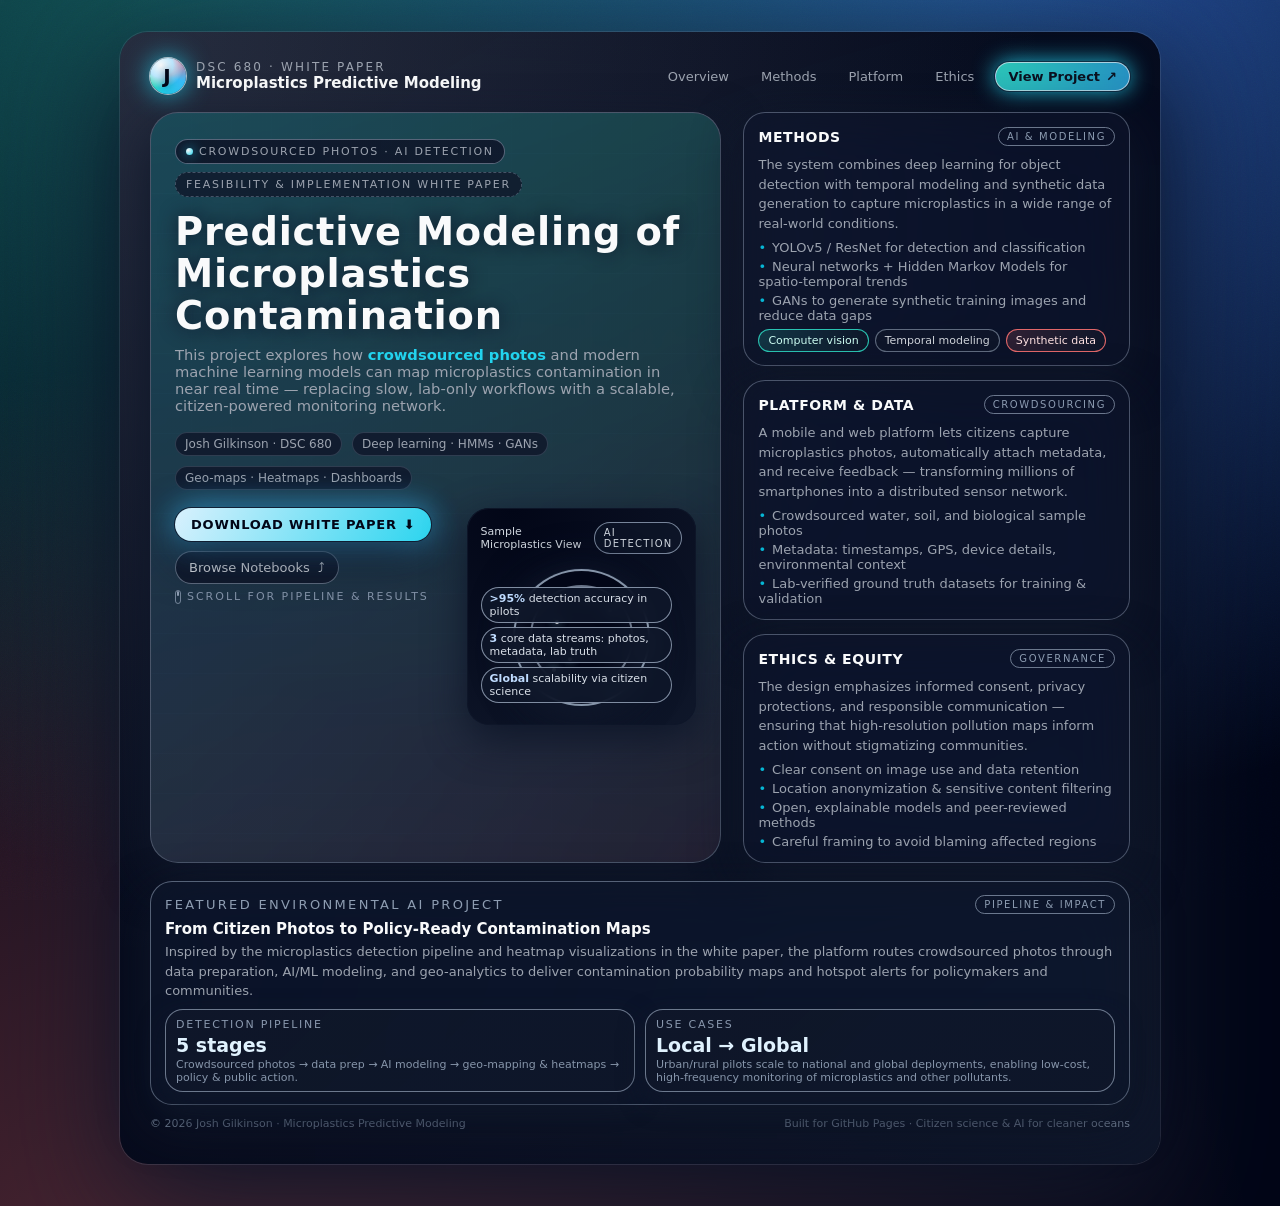
<file: Microplastic.html>
<!DOCTYPE html>
<html lang="en">
<head>
  <meta charset="UTF-8" />
  <title>Microplastics Predictive Modeling | Josh Gilkinson</title>
  <meta name="viewport" content="width=device-width, initial-scale=1.0" />
  <style>
    :root {
      --bg: #020617;
      --glass: rgba(15, 23, 42, 0.7);
      --glass-soft: rgba(15, 23, 42, 0.6);
      --border-soft: rgba(148, 163, 184, 0.45);
      --accent-teal: #22d3ee;
      --accent-teal-strong: #06b6d4;
      --accent-coral: #fb7185;
      --accent-lime: #4ade80;
      --text-main: #e5e7eb;
      --text-soft: #9ca3af;
      --text-strong: #f9fafb;
      --shadow-glass: 0 18px 48px rgba(15, 23, 42, 0.98);
      --radius-xl: 22px;
      --radius-xxl: 28px;
      --transition-fast: 200ms ease-out;
      --transition-med: 320ms ease-out;
    }

    * {
      box-sizing: border-box;
      margin: 0;
      padding: 0;
    }

    body {
      font-family: system-ui, -apple-system, BlinkMacSystemFont, "SF Pro Text",
        "Segoe UI", sans-serif;
      min-height: 100vh;
      display: flex;
      justify-content: center;
      padding: 32px 18px 42px;
      color: var(--text-main);
      background:
        radial-gradient(circle at 15% -10%, rgba(45, 212, 191, 0.4), transparent 58%),
        radial-gradient(circle at 80% -10%, rgba(59, 130, 246, 0.6), transparent 55%),
        radial-gradient(circle at 15% 120%, rgba(248, 113, 113, 0.35), transparent 60%),
        linear-gradient(to bottom, #020617, #020617 40%, #020617);
    }

    .noise-overlay {
      pointer-events: none;
      position: fixed;
      inset: 0;
      opacity: 0.16;
      mix-blend-mode: soft-light;
      background-image: url("data:image/svg+xml,%3Csvg xmlns='http://www.w3.org/2000/svg' width='1600' height='900'%3E%3Cfilter id='n'%3E%3CfeTurbulence type='fractalNoise' baseFrequency='0.8' numOctaves='4' stitchTiles='noStitch' /%3E%3C/filter%3E%3Crect width='100%25' height='100%25' filter='url(%23n)' opacity='0.7' /%3E%3C/svg%3E");
      z-index: -1;
    }

    .page {
      max-width: 1040px;
      width: 100%;
      border-radius: var(--radius-xxl);
      background:
        radial-gradient(circle at top left, rgba(148, 163, 184, 0.25), transparent 60%),
        radial-gradient(circle at bottom right, rgba(15, 23, 42, 0.96), #020617);
      box-shadow:
        0 0 0 1px rgba(148, 163, 184, 0.18),
        0 32px 120px rgba(15, 23, 42, 1);
      padding: 22px 22px 26px;
      backdrop-filter: blur(26px) saturate(140%);
    }

    @media (min-width: 900px) {
      .page {
        padding: 26px 30px 34px;
      }
    }

    header {
      display: flex;
      align-items: center;
      justify-content: space-between;
      gap: 16px;
      margin-bottom: 18px;
    }

    .brand {
      display: flex;
      align-items: center;
      gap: 10px;
    }

    .brand-icon {
      width: 36px;
      height: 36px;
      border-radius: 999px;
      background:
        radial-gradient(circle at 30% 20%, #f9fafb 0, #bae6fd 32%, transparent 60%),
        conic-gradient(from 200deg, #22d3ee, #4ade80, #fb7185, #38bdf8, #22d3ee);
      box-shadow:
        0 0 0 1px rgba(226, 232, 240, 0.7),
        0 0 26px rgba(34, 211, 238, 0.85);
      display: flex;
      align-items: center;
      justify-content: center;
      color: #020617;
      font-size: 20px;
      font-weight: 900;
      letter-spacing: 0.1em;
      text-shadow: 0 0 8px rgba(15, 23, 42, 0.6);
    }

    .brand-text {
      display: flex;
      flex-direction: column;
    }

    .brand-text span:first-child {
      font-size: 12px;
      text-transform: uppercase;
      letter-spacing: 0.18em;
      color: var(--text-soft);
    }

    .brand-text span:last-child {
      font-size: 15px;
      font-weight: 600;
      color: var(--text-strong);
    }

    nav {
      display: flex;
      align-items: center;
      gap: 10px;
      font-size: 13px;
    }

    nav a {
      text-decoration: none;
      color: var(--text-soft);
      padding: 6px 10px;
      border-radius: 999px;
      border: 1px solid transparent;
      background: transparent;
      transition: color var(--transition-fast), border-color var(--transition-fast),
                  background var(--transition-fast), transform 120ms ease-out;
      white-space: nowrap;
    }

    nav a:hover {
      color: var(--accent-teal);
      border-color: rgba(148, 163, 184, 0.5);
      background: rgba(15, 23, 42, 0.6);
      transform: translateY(-1px);
    }

    .nav-pill {
      border-radius: 999px;
      padding: 6px 12px;
      background: radial-gradient(circle at 0% 0%, rgba(45, 212, 191, 0.95), rgba(37, 99, 235, 0.85));
      color: #0b1120;
      font-weight: 600;
      border: 1px solid rgba(226, 232, 240, 0.7);
      box-shadow:
        0 0 0 1px rgba(15, 23, 42, 0.65),
        0 0 22px rgba(34, 211, 238, 0.9);
      text-decoration: none;
      display: inline-flex;
      align-items: center;
      gap: 6px;
      font-size: 13px;
      transition: transform var(--transition-fast), box-shadow var(--transition-fast),
                  background-position 180ms ease-out;
      background-size: 200% 200%;
      background-position: 0% 50%;
    }

    .nav-pill:hover {
      transform: translateY(-1px) translateX(0.5px);
      background-position: 100% 50%;
      box-shadow:
        0 0 0 1px rgba(15, 23, 42, 0.8),
        0 0 32px rgba(45, 212, 191, 1);
    }

    main {
      display: grid;
      grid-template-columns: minmax(0, 3fr);
      gap: 18px;
    }

    @media (min-width: 900px) {
      main {
        grid-template-columns: minmax(0, 3.4fr) minmax(0, 2.3fr);
        gap: 22px;
      }
    }

    /* HERO / LEFT COLUMN */

    .hero {
      position: relative;
      border-radius: var(--radius-xxl);
      background: linear-gradient(
          135deg,
          rgba(15, 23, 42, 0.94),
          rgba(15, 23, 42, 0.9)
        );
      padding: 22px 18px 20px;
      overflow: hidden;
      box-shadow: var(--shadow-glass);
      border: 1px solid rgba(148, 163, 184, 0.45);
    }

    @media (min-width: 900px) {
      .hero {
        padding: 26px 24px 24px;
      }
    }

    .hero-fluid {
      position: absolute;
      inset: -120%;
      background:
        radial-gradient(circle at 10% 20%, rgba(34, 211, 238, 0.4), transparent 60%),
        radial-gradient(circle at 80% 0%, rgba(74, 222, 128, 0.4), transparent 55%),
        radial-gradient(circle at 50% 120%, rgba(248, 113, 113, 0.35), transparent 65%);
      opacity: 0.8;
      mix-blend-mode: screen;
      filter: blur(8px);
      animation: driftFluid 40s linear infinite alternate;
    }

    .hero-grid-overlay {
      position: absolute;
      inset: 0;
      background-image: linear-gradient(
          rgba(148, 163, 184, 0.13) 1px,
          transparent 1px
        ),
        linear-gradient(
          90deg,
          rgba(148, 163, 184, 0.07) 1px,
          transparent 1px
        );
      background-size: 40px 40px;
      mix-blend-mode: soft-light;
      opacity: 0.7;
      pointer-events: none;
    }

    @keyframes driftFluid {
      0% {
        transform: translate3d(-6%, 5%, 0) scale(1.1);
      }
      50% {
        transform: translate3d(5%, -4%, 0) scale(1.04);
      }
      100% {
        transform: translate3d(-3%, 4%, 0) scale(1.08);
      }
    }

    .hero-content {
      position: relative;
      z-index: 1;
    }

    .hero-chip-row {
      display: flex;
      flex-wrap: wrap;
      gap: 8px;
      margin-bottom: 14px;
    }

    .chip {
      display: inline-flex;
      align-items: center;
      gap: 6px;
      padding: 5px 10px;
      border-radius: 999px;
      border: 1px solid rgba(148, 163, 184, 0.55);
      background: radial-gradient(circle at 0% 0%, rgba(15, 23, 42, 0.95), rgba(15, 23, 42, 0.9));
      color: var(--text-soft);
      font-size: 11px;
      text-transform: uppercase;
      letter-spacing: 0.16em;
    }

    .chip-dot {
      width: 7px;
      height: 7px;
      border-radius: 999px;
      background: radial-gradient(circle at 30% 30%, #f9fafb, #22d3ee);
      box-shadow: 0 0 12px rgba(34, 211, 238, 0.9);
    }

    .chip-soft {
      border-style: dashed;
      border-color: rgba(148, 163, 184, 0.4);
      background: rgba(15, 23, 42, 0.8);
    }

    .hero-title {
      font-size: clamp(1.9rem, 3vw, 2.4rem);
      line-height: 1.1;
      font-weight: 750;
      color: var(--text-strong);
      letter-spacing: 0.02em;
      margin-bottom: 8px;
      text-shadow: 0 0 18px rgba(15, 23, 42, 0.9);
    }

    .hero-subtitle {
      font-size: 0.92rem;
      color: var(--text-soft);
      max-width: 37rem;
      margin-bottom: 18px;
    }

    .hero-subtitle strong {
      color: var(--accent-teal);
      font-weight: 600;
    }

    .hero-meta {
      display: flex;
      flex-wrap: wrap;
      gap: 10px;
      margin-bottom: 18px;
      font-size: 12px;
      color: var(--text-soft);
    }

    .hero-meta span {
      padding: 4px 9px;
      border-radius: 999px;
      background: rgba(15, 23, 42, 0.82);
      border: 1px solid rgba(51, 65, 85, 0.9);
    }

    @media (min-width: 900px) {
      .hero-main-grid {
        display: grid;
        grid-template-columns: minmax(0, 2.5fr) minmax(0, 2.1fr);
        gap: 18px;
        align-items: flex-start;
      }
    }

    .hero-left {
      margin-bottom: 16px;
    }

    .hero-actions {
      display: flex;
      flex-wrap: wrap;
      gap: 10px;
      margin-bottom: 6px;
    }

    .btn-primary {
      position: relative;
      border: none;
      outline: none;
      cursor: pointer;
      padding: 9px 16px;
      border-radius: 999px;
      font-size: 13px;
      font-weight: 600;
      letter-spacing: 0.06em;
      text-transform: uppercase;
      display: inline-flex;
      align-items: center;
      gap: 7px;
      color: #020617;
      background:
        linear-gradient(120deg, #e0f2fe, #22d3ee, #f97373);
      box-shadow:
        0 0 0 1px rgba(15, 23, 42, 0.85),
        0 16px 45px rgba(15, 23, 42, 0.9),
        0 0 32px rgba(56, 189, 248, 0.9);
      transition: transform var(--transition-fast),
                  box-shadow var(--transition-fast),
                  background-position 220ms ease-out;
      background-size: 220% 220%;
      background-position: 0% 50%;
      text-decoration: none;
    }

    .btn-primary:hover {
      transform: translateY(-1.5px);
      background-position: 100% 50%;
      box-shadow:
        0 0 0 1px rgba(15, 23, 42, 0.9),
        0 20px 60px rgba(15, 23, 42, 1),
        0 0 42px rgba(248, 113, 113, 1);
    }

    .btn-ghost {
      border-radius: 999px;
      padding: 8px 13px;
      border: 1px solid rgba(148, 163, 184, 0.6);
      background: rgba(15, 23, 42, 0.88);
      color: var(--text-main);
      font-size: 13px;
      display: inline-flex;
      align-items: center;
      gap: 8px;
      cursor: pointer;
      text-decoration: none;
      transition: border-color var(--transition-fast),
                  background var(--transition-fast),
                  color var(--transition-fast),
                  transform 120ms ease-out;
    }

    .btn-ghost:hover {
      border-color: rgba(148, 163, 184, 1);
      background: rgba(15, 23, 42, 0.98);
      transform: translateY(-1px);
    }

    .scroll-indicator {
      display: flex;
      align-items: center;
      gap: 6px;
      font-size: 11px;
      margin-top: 6px;
      color: rgba(148, 163, 184, 0.88);
      text-transform: uppercase;
      letter-spacing: 0.18em;
    }

    .scroll-indicator-dot {
      width: 6px;
      height: 14px;
      border-radius: 999px;
      border: 1px solid rgba(148, 163, 184, 0.7);
      position: relative;
      overflow: hidden;
    }

    .scroll-indicator-dot::after {
      content: "";
      position: absolute;
      left: 50%;
      width: 2px;
      height: 5px;
      border-radius: 999px;
      background: rgba(148, 163, 184, 0.95);
      transform: translateX(-50%);
      animation: scrollDot 1300ms ease-in-out infinite;
    }

    @keyframes scrollDot {
      0% {
        top: 3px;
        opacity: 0;
      }
      20% {
        top: 3px;
        opacity: 1;
      }
      100% {
        top: 8px;
        opacity: 0;
      }
    }

    /* MICROPLASTICS VIZ */

    .hero-right {
      position: relative;
      border-radius: var(--radius-xl);
      background: radial-gradient(circle at 20% 0%, #020617, #0f172a);
      overflow: hidden;
      min-height: 170px;
      padding: 14px 14px 12px;
      box-shadow:
        inset 0 0 0 1px rgba(15, 23, 42, 0.9),
        0 14px 40px rgba(15, 23, 42, 1);
    }

    .hero-right-header {
      display: flex;
      justify-content: space-between;
      align-items: center;
      font-size: 11px;
      color: rgba(226, 232, 240, 0.92);
      margin-bottom: 8px;
    }

    .hero-right-chip {
      padding: 4px 9px;
      border-radius: 999px;
      background: rgba(15, 23, 42, 0.7);
      border: 1px solid rgba(148, 163, 184, 0.8);
      font-size: 10px;
      letter-spacing: 0.12em;
      text-transform: uppercase;
    }

    .sample-wrapper {
      position: relative;
      width: 100%;
      aspect-ratio: 4 / 3;
      display: flex;
      align-items: center;
      justify-content: center;
    }

    .sample-dish {
      position: relative;
      width: 68%;
      aspect-ratio: 1 / 1;
      border-radius: 50%;
      background:
        radial-gradient(circle at 50% 35%, #020617 0, #020617 45%, #0f172a 70%, #020617 100%);
      border: 2px solid rgba(148, 163, 184, 0.9);
      box-shadow:
        0 0 0 1px rgba(15, 23, 42, 0.9),
        0 16px 32px rgba(15, 23, 42, 1),
        0 0 42px rgba(15, 23, 42, 0.9);
      overflow: hidden;
    }

    .sample-inner-ring {
      position: absolute;
      inset: 11%;
      border-radius: inherit;
      border: 2px solid rgba(148, 163, 184, 0.7);
      box-shadow: 0 0 24px rgba(15, 23, 42, 0.9) inset;
    }

    .particle {
      position: absolute;
      width: 4px;
      height: 4px;
      border-radius: 50%;
      background: #e5e7eb;
      box-shadow:
        0 0 8px rgba(248, 250, 252, 0.9),
        0 0 12px rgba(34, 211, 238, 0.7);
      opacity: 0.9;
      animation: driftParticle 16s linear infinite;
    }

    .particle.p1 { top: 18%; left: 52%; animation-delay: 0s; }
    .particle.p2 { top: 37%; left: 30%; animation-delay: -2s; }
    .particle.p3 { top: 65%; left: 40%; animation-delay: -4s; }
    .particle.p4 { top: 55%; left: 68%; animation-delay: -6s; }
    .particle.p5 { top: 28%; left: 70%; animation-delay: -8s; }
    .particle.p6 { top: 73%; left: 28%; animation-delay: -10s; }

    @keyframes driftParticle {
      0%   { transform: translate(0, 0) scale(1); opacity: 0.95; }
      25%  { transform: translate(-3px, 4px) scale(1.1); opacity: 0.9; }
      50%  { transform: translate(3px, 6px) scale(1); opacity: 0.8; }
      75%  { transform: translate(-4px, 2px) scale(1.1); opacity: 0.95; }
      100% { transform: translate(0, 0) scale(1); opacity: 0.9; }
    }

    .hero-stat-row {
      position: absolute;
      right: 10px;
      bottom: 10px;
      display: flex;
      flex-direction: column;
      gap: 4px;
      font-size: 11px;
      color: rgba(226, 232, 240, 0.96);
    }

    .hero-stat {
      padding: 4px 8px;
      border-radius: 999px;
      background: rgba(15, 23, 42, 0.85);
      border: 1px solid rgba(148, 163, 184, 0.85);
      backdrop-filter: blur(8px);
    }

    .hero-stat strong {
      color: #bfdbfe;
      font-weight: 600;
    }

    /* RIGHT COLUMN CARDS */

    .side-column {
      display: flex;
      flex-direction: column;
      gap: 14px;
    }

    .card {
      border-radius: var(--radius-xl);
      background: var(--glass-soft);
      box-shadow: var(--shadow-glass);
      border: 1px solid var(--border-soft);
      padding: 14px 14px 13px;
      backdrop-filter: blur(26px) saturate(160%);
    }

    .card-header {
      display: flex;
      justify-content: space-between;
      align-items: center;
      margin-bottom: 9px;
      gap: 10px;
    }

    .card-title {
      font-size: 14px;
      font-weight: 600;
      color: var(--text-strong);
      letter-spacing: 0.04em;
      text-transform: uppercase;
    }

    .card-tag {
      border-radius: 999px;
      padding: 3px 8px;
      font-size: 10px;
      text-transform: uppercase;
      letter-spacing: 0.16em;
      border: 1px solid rgba(148, 163, 184, 0.7);
      color: rgba(148, 163, 184, 0.95);
    }

    .card p {
      font-size: 13px;
      color: var(--text-soft);
      line-height: 1.5;
      margin-bottom: 7px;
    }

    .card-list {
      list-style: none;
      font-size: 13px;
      color: var(--text-soft);
      display: grid;
      gap: 4px;
      margin-top: 4px;
    }

    .card-list li::before {
      content: "•";
      margin-right: 6px;
      color: var(--accent-teal-strong);
    }

    .pill-row {
      display: flex;
      flex-wrap: wrap;
      gap: 6px;
      margin-top: 6px;
    }

    .pill {
      font-size: 11px;
      padding: 4px 9px;
      border-radius: 999px;
      border: 1px solid rgba(148, 163, 184, 0.6);
      color: rgba(209, 213, 219, 0.98);
      background: rgba(15, 23, 42, 0.94);
    }

    .pill-teal {
      border-color: rgba(45, 212, 191, 0.9);
      color: #ccfbf1;
      background: radial-gradient(circle at 0 0, rgba(45, 212, 191, 0.18), rgba(15, 23, 42, 0.98));
    }

    .pill-coral {
      border-color: rgba(248, 113, 113, 0.9);
      color: #fee2e2;
      background: radial-gradient(circle at 0 0, rgba(248, 113, 113, 0.16), rgba(15, 23, 42, 0.98));
    }

    /* FEATURED SECTION */

    .section {
      margin-top: 18px;
      border-radius: var(--radius-xl);
      background: var(--glass);
      padding: 13px 14px 12px;
      border: 1px solid rgba(148, 163, 184, 0.55);
      box-shadow: var(--shadow-glass);
      backdrop-filter: blur(24px) saturate(160%);
    }

    .section-header {
      display: flex;
      justify-content: space-between;
      align-items: center;
      margin-bottom: 6px;
      gap: 10px;
    }

    .section-title {
      font-size: 13px;
      text-transform: uppercase;
      letter-spacing: 0.18em;
      color: rgba(148, 163, 184, 0.96);
    }

    .section h3 {
      font-size: 15px;
      color: var(--text-strong);
      margin-bottom: 4px;
      font-weight: 600;
    }

    .section p {
      font-size: 13px;
      color: var(--text-soft);
      line-height: 1.5;
      margin-bottom: 7px;
    }

    .section-grid {
      display: grid;
      grid-template-columns: repeat(2, minmax(0, 1fr));
      gap: 10px;
      margin-top: 8px;
    }

    @media (max-width: 640px) {
      .section-grid {
        grid-template-columns: minmax(0, 1fr);
      }
    }

    .metric-card {
      border-radius: 18px;
      padding: 8px 10px 7px;
      background: linear-gradient(
        135deg,
        rgba(15, 23, 42, 0.96),
        rgba(15, 23, 42, 0.9)
      );
      border: 1px solid rgba(148, 163, 184, 0.7);
      box-shadow: 0 10px 26px rgba(15, 23, 42, 0.9);
    }

    .metric-label {
      font-size: 11px;
      color: rgba(148, 163, 184, 0.92);
      text-transform: uppercase;
      letter-spacing: 0.16em;
      margin-bottom: 3px;
    }

    .metric-value {
      font-size: 19px;
      font-weight: 700;
      color: #e0f2fe;
      margin-bottom: 2px;
    }

    .metric-caption {
      font-size: 11px;
      color: rgba(148, 163, 184, 0.9);
    }

    footer {
      margin-top: 12px;
      font-size: 11px;
      color: rgba(148, 163, 184, 0.9);
      display: flex;
      justify-content: space-between;
      flex-wrap: wrap;
      gap: 8px;
    }

    footer a {
      color: rgba(148, 163, 184, 0.9);
      text-decoration: none;
      border-bottom: 1px dashed transparent;
      transition: border-color var(--transition-fast), color var(--transition-fast);
    }

    footer a:hover {
      border-color: rgba(148, 163, 184, 0.9);
      color: var(--accent-teal);
    }
  </style>
</head>
<body>
  <div class="noise-overlay"></div>

  <div class="page">
    <header>
      <div class="brand">
        <div class="brand-icon">J</div>
        <div class="brand-text">
          <span>DSC 680 · white paper</span>
          <span>Microplastics Predictive Modeling</span>
        </div>
      </div>
      <nav>
        <a href="#overview">Overview</a>
        <a href="#methods">Methods</a>
        <a href="#platform">Platform</a>
        <a href="#ethics">Ethics</a>
        <!-- Update href to your actual repo / project link -->
        <a class="nav-pill" href="https://github.com/jgilkinson" target="_blank" rel="noopener">
          <span>View Project</span> <span>↗</span>
        </a>
      </nav>
    </header>

    <main>
      <!-- HERO LEFT -->
      <section class="hero" id="overview">
        <div class="hero-fluid"></div>
        <div class="hero-grid-overlay"></div>

        <div class="hero-content">
          <div class="hero-chip-row">
            <div class="chip">
              <span class="chip-dot"></span>
              <span>Crowdsourced Photos · AI Detection</span>
            </div>
            <div class="chip chip-soft">
              <span>Feasibility &amp; implementation white paper</span>
            </div>
          </div>

          <h1 class="hero-title">Predictive Modeling of Microplastics Contamination</h1>
          <p class="hero-subtitle">
            This project explores how <strong>crowdsourced photos</strong> and modern
            machine learning models can map microplastics contamination in near real time —
            replacing slow, lab-only workflows with a scalable, citizen-powered monitoring network.
          </p>

          <div class="hero-meta">
            <span>Josh Gilkinson · DSC 680</span>
            <span>Deep learning · HMMs · GANs</span>
            <span>Geo-maps · Heatmaps · Dashboards</span>
          </div>

          <div class="hero-main-grid">
            <div class="hero-left">
              <div class="hero-actions">
                <!-- Replace with actual links in your repo -->
                <a class="btn-primary" href="#" target="_blank">
                  <span>Download White Paper</span>
                  <span>⬇</span>
                </a>
                <a class="btn-ghost" href="#" target="_blank">
                  <span>Browse Notebooks</span>
                  <span>⤴</span>
                </a>
              </div>
              <div class="scroll-indicator">
                <div class="scroll-indicator-dot"></div>
                <span>Scroll for pipeline &amp; results</span>
              </div>
            </div>

            <!-- MICROPLASTICS SAMPLE VIZ -->
            <div class="hero-right">
              <div class="hero-right-header">
                <span>Sample Microplastics View</span>
                <span class="hero-right-chip">AI Detection</span>
              </div>
              <div class="sample-wrapper">
                <div class="sample-dish">
                  <div class="sample-inner-ring"></div>
                  <div class="particle p1"></div>
                  <div class="particle p2"></div>
                  <div class="particle p3"></div>
                  <div class="particle p4"></div>
                  <div class="particle p5"></div>
                  <div class="particle p6"></div>
                </div>
                <div class="hero-stat-row">
                  <div class="hero-stat">
                    <strong>&gt;95%</strong> detection accuracy in pilots
                  </div>
                  <div class="hero-stat">
                    <strong>3</strong> core data streams: photos, metadata, lab truth
                  </div>
                  <div class="hero-stat">
                    <strong>Global</strong> scalability via citizen science
                  </div>
                </div>
              </div>
            </div>
          </div>
        </div>
      </section>

      <!-- RIGHT COLUMN CARDS -->
      <aside class="side-column">
        <section class="card" id="methods">
          <div class="card-header">
            <div class="card-title">Methods</div>
            <div class="card-tag">AI &amp; modeling</div>
          </div>
          <p>
            The system combines deep learning for object detection with temporal
            modeling and synthetic data generation to capture microplastics in a wide
            range of real-world conditions.
          </p>
          <ul class="card-list">
            <li>YOLOv5 / ResNet for detection and classification</li>
            <li>Neural networks + Hidden Markov Models for spatio-temporal trends</li>
            <li>GANs to generate synthetic training images and reduce data gaps</li>
          </ul>
          <div class="pill-row">
            <span class="pill pill-teal">Computer vision</span>
            <span class="pill">Temporal modeling</span>
            <span class="pill pill-coral">Synthetic data</span>
          </div>
        </section>

        <section class="card" id="platform">
          <div class="card-header">
            <div class="card-title">Platform &amp; Data</div>
            <div class="card-tag">Crowdsourcing</div>
          </div>
          <p>
            A mobile and web platform lets citizens capture microplastics photos,
            automatically attach metadata, and receive feedback — transforming millions
            of smartphones into a distributed sensor network.
          </p>
          <ul class="card-list">
            <li>Crowdsourced water, soil, and biological sample photos</li>
            <li>Metadata: timestamps, GPS, device details, environmental context</li>
            <li>Lab-verified ground truth datasets for training &amp; validation</li>
          </ul>
        </section>

        <section class="card" id="ethics">
          <div class="card-header">
            <div class="card-title">Ethics &amp; Equity</div>
            <div class="card-tag">Governance</div>
          </div>
          <p>
            The design emphasizes informed consent, privacy protections, and
            responsible communication — ensuring that high-resolution pollution maps
            inform action without stigmatizing communities.
          </p>
          <ul class="card-list">
            <li>Clear consent on image use and data retention</li>
            <li>Location anonymization &amp; sensitive content filtering</li>
            <li>Open, explainable models and peer-reviewed methods</li>
            <li>Careful framing to avoid blaming affected regions</li>
          </ul>
        </section>
      </aside>
    </main>

    <!-- FEATURED PROJECT SECTION -->
    <section class="section">
      <div class="section-header">
        <div class="section-title">Featured environmental AI project</div>
        <div class="card-tag">Pipeline &amp; impact</div>
      </div>
      <h3>From Citizen Photos to Policy-Ready Contamination Maps</h3>
      <p>
        Inspired by the microplastics detection pipeline and heatmap visualizations in the
        white paper, the platform routes crowdsourced photos through data preparation,
        AI/ML modeling, and geo-analytics to deliver contamination probability maps and
        hotspot alerts for policymakers and communities.
      </p>

      <div class="section-grid">
        <div class="metric-card">
          <div class="metric-label">Detection pipeline</div>
          <div class="metric-value">5 stages</div>
          <div class="metric-caption">
            Crowdsourced photos → data prep → AI modeling → geo-mapping &amp; heatmaps
            → policy &amp; public action.
          </div>
        </div>
        <div class="metric-card">
          <div class="metric-label">Use cases</div>
          <div class="metric-value">Local → Global</div>
          <div class="metric-caption">
            Urban/rural pilots scale to national and global deployments, enabling
            low-cost, high-frequency monitoring of microplastics and other pollutants.
          </div>
        </div>
      </div>
    </section>

    <footer>
      <span>© <span id="year"></span> Josh Gilkinson · Microplastics Predictive Modeling</span>
      <span>Built for GitHub Pages · Citizen science &amp; AI for cleaner oceans</span>
    </footer>
  </div>

  <!-- Tiny inline script just for dynamic year; safe to remove if you want pure HTML/CSS -->
  <script>
    document.getElementById("year").textContent = new Date().getFullYear();
  </script>
</body>
</html>
</file>
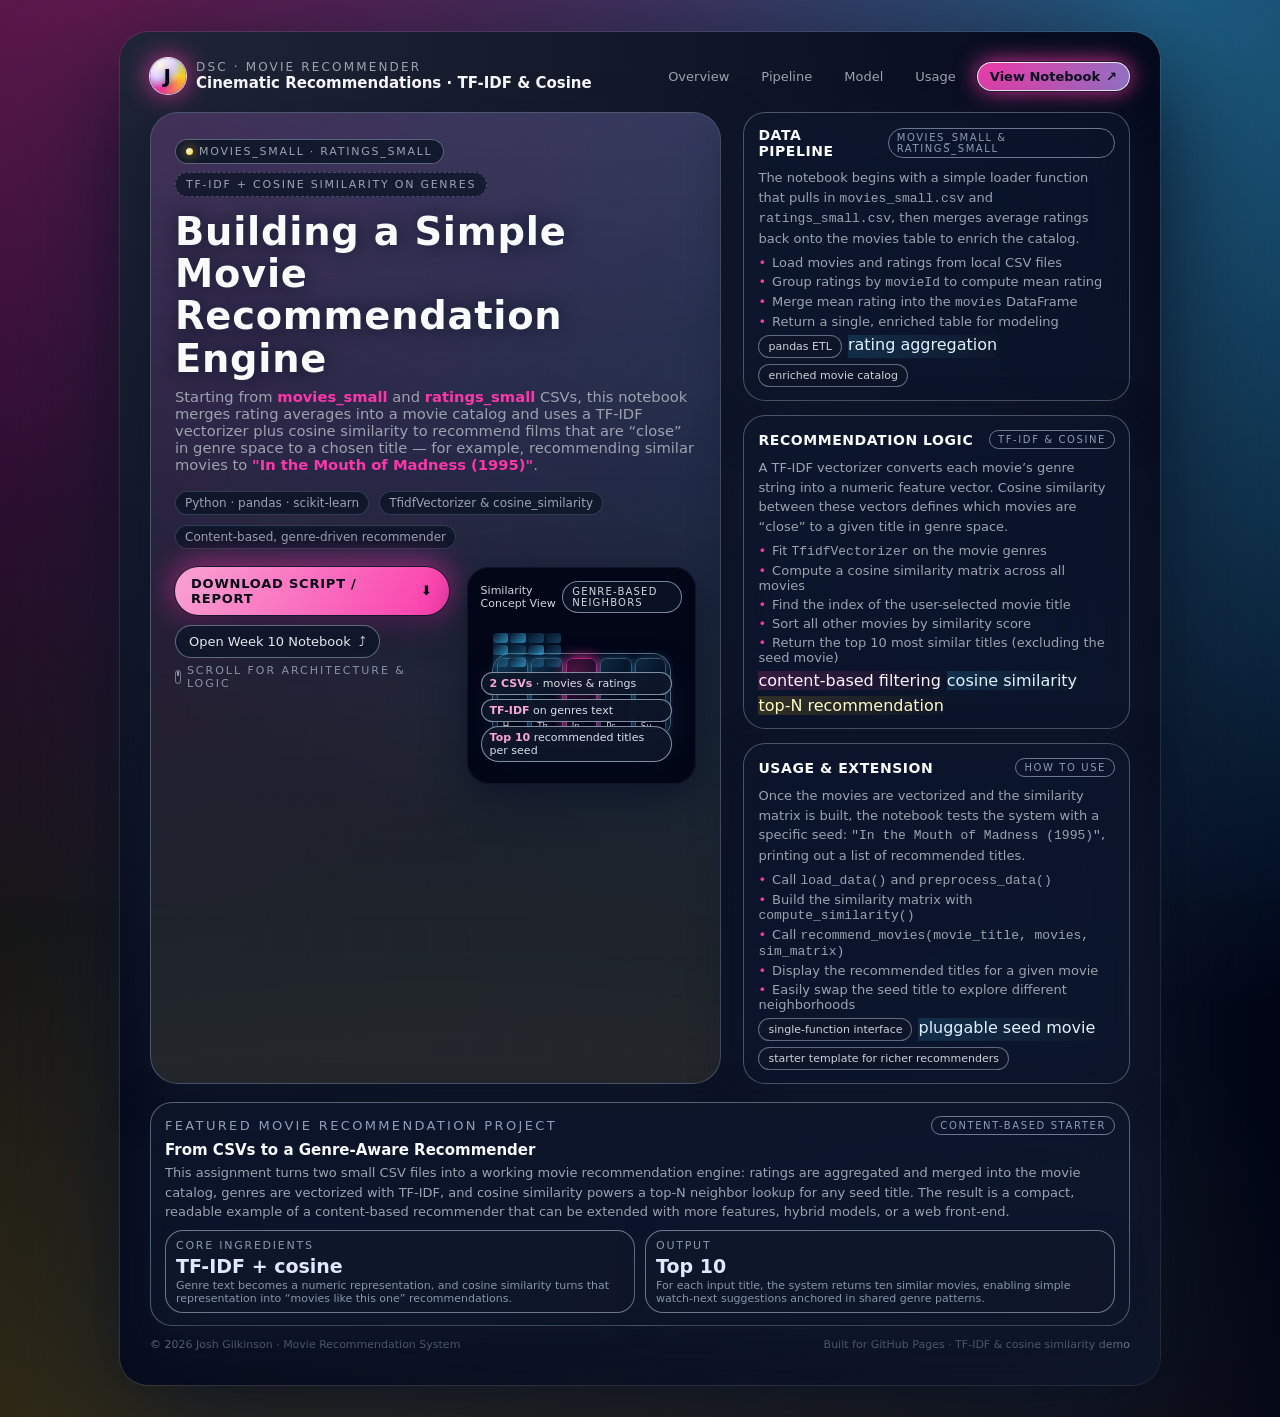
<file: Movies.html>
<!DOCTYPE html>
<html lang="en">
<head>
  <meta charset="UTF-8" />
  <title>Cinematic Recommendations | Movie Recommender System</title>
  <meta name="viewport" content="width=device-width, initial-scale=1.0" />
  <style>
    :root {
      --bg: #020617;
      --glass: rgba(15, 23, 42, 0.75);
      --glass-soft: rgba(15, 23, 42, 0.65);
      --border-soft: rgba(148, 163, 184, 0.45);
      --accent-neon-pink: #fb37aa;
      --accent-neon-blue: #38bdf8;
      --accent-gold: #facc15;
      --text-main: #e5e7eb;
      --text-soft: #9ca3af;
      --text-strong: #f9fafb;
      --shadow-glass: 0 18px 48px rgba(15, 23, 42, 0.98);
      --radius-xl: 22px;
      --radius-xxl: 28px;
      --transition-fast: 200ms ease-out;
    }

    * {
      box-sizing: border-box;
      margin: 0;
      padding: 0;
    }

    body {
      font-family: system-ui, -apple-system, BlinkMacSystemFont, "SF Pro Text",
        "Segoe UI", sans-serif;
      min-height: 100vh;
      display: flex;
      justify-content: center;
      padding: 32px 18px 42px;
      color: var(--text-main);
      background:
        radial-gradient(circle at 10% -10%, rgba(251, 55, 170, 0.42), transparent 55%),
        radial-gradient(circle at 90% 0%, rgba(56, 189, 248, 0.48), transparent 55%),
        radial-gradient(circle at 15% 120%, rgba(250, 204, 21, 0.25), transparent 60%),
        linear-gradient(to bottom, #020617, #020617 40%, #020617);
    }

    .noise-overlay {
      pointer-events: none;
      position: fixed;
      inset: 0;
      opacity: 0.18;
      mix-blend-mode: soft-light;
      background-image: url("data:image/svg+xml,%3Csvg xmlns='http://www.w3.org/2000/svg' width='1600' height='900'%3E%3Cfilter id='n'%3E%3CfeTurbulence type='fractalNoise' baseFrequency='0.9' numOctaves='4' stitchTiles='noStitch' /%3E%3C/filter%3E%3Crect width='100%25' height='100%25' filter='url(%23n)' opacity='0.6' /%3E%3C/svg%3E");
      z-index: -1;
    }

    .page {
      max-width: 1040px;
      width: 100%;
      border-radius: var(--radius-xxl);
      background:
        radial-gradient(circle at top left, rgba(148, 163, 184, 0.2), transparent 60%),
        radial-gradient(circle at bottom right, rgba(15, 23, 42, 0.96), #020617);
      box-shadow:
        0 0 0 1px rgba(148, 163, 184, 0.18),
        0 32px 120px rgba(15, 23, 42, 1);
      padding: 22px 22px 26px;
      backdrop-filter: blur(26px) saturate(140%);
    }

    @media (min-width: 900px) {
      .page {
        padding: 26px 30px 34px;
      }
    }

    header {
      display: flex;
      align-items: center;
      justify-content: space-between;
      gap: 16px;
      margin-bottom: 18px;
    }

    .brand {
      display: flex;
      align-items: center;
      gap: 10px;
    }

    .brand-icon {
      width: 36px;
      height: 36px;
      border-radius: 999px;
      background:
        radial-gradient(circle at 30% 20%, #fefce8 0, #e9d5ff 32%, transparent 60%),
        conic-gradient(from 210deg, #fb37aa, #38bdf8, #facc15, #fb37aa);
      box-shadow:
        0 0 0 1px rgba(244, 244, 245, 0.9),
        0 0 26px rgba(251, 55, 170, 0.9);
      display: flex;
      align-items: center;
      justify-content: center;
      color: #020617;
      font-size: 20px;
      font-weight: 900;
      letter-spacing: 0.08em;
      text-shadow: 0 0 8px rgba(15, 23, 42, 0.6);
    }

    .brand-text {
      display: flex;
      flex-direction: column;
    }

    .brand-text span:first-child {
      font-size: 12px;
      text-transform: uppercase;
      letter-spacing: 0.18em;
      color: var(--text-soft);
    }

    .brand-text span:last-child {
      font-size: 15px;
      font-weight: 600;
      color: var(--text-strong);
    }

    nav {
      display: flex;
      align-items: center;
      gap: 10px;
      font-size: 13px;
    }

    nav a {
      text-decoration: none;
      color: var(--text-soft);
      padding: 6px 10px;
      border-radius: 999px;
      border: 1px solid transparent;
      background: transparent;
      transition: color var(--transition-fast), border-color var(--transition-fast),
                  background var(--transition-fast), transform 120ms ease-out;
      white-space: nowrap;
    }

    nav a:hover {
      color: var(--accent-neon-blue);
      border-color: rgba(148, 163, 184, 0.5);
      background: rgba(15, 23, 42, 0.6);
      transform: translateY(-1px);
    }

    .nav-pill {
      border-radius: 999px;
      padding: 6px 12px;
      background: radial-gradient(circle at 0% 0%, rgba(251, 55, 170, 0.96), rgba(56, 189, 248, 0.9));
      color: #0b1120;
      font-weight: 600;
      border: 1px solid rgba(244, 244, 245, 0.9);
      box-shadow:
        0 0 0 1px rgba(15, 23, 42, 0.7),
        0 0 22px rgba(251, 55, 170, 0.9);
      text-decoration: none;
      display: inline-flex;
      align-items: center;
      gap: 6px;
      font-size: 13px;
      transition: transform var(--transition-fast), box-shadow var(--transition-fast),
                  background-position 180ms ease-out;
      background-size: 200% 200%;
      background-position: 0% 50%;
    }

    .nav-pill:hover {
      transform: translateY(-1px) translateX(0.5px);
      background-position: 100% 50%;
      box-shadow:
        0 0 0 1px rgba(15, 23, 42, 0.8),
        0 0 32px rgba(56, 189, 248, 1);
    }

    main {
      display: grid;
      grid-template-columns: minmax(0, 3fr);
      gap: 18px;
    }

    @media (min-width: 900px) {
      main {
        grid-template-columns: minmax(0, 3.4fr) minmax(0, 2.3fr);
        gap: 22px;
      }
    }

    /* HERO */

    .hero {
      position: relative;
      border-radius: var(--radius-xxl);
      background: linear-gradient(
          135deg,
          rgba(15, 23, 42, 0.95),
          rgba(15, 23, 42, 0.9)
        );
      padding: 22px 18px 20px;
      overflow: hidden;
      box-shadow: var(--shadow-glass);
      border: 1px solid rgba(148, 163, 184, 0.45);
    }

    @media (min-width: 900px) {
      .hero {
        padding: 26px 24px 24px;
      }
    }

    .hero-lights {
      position: absolute;
      inset: -120%;
      background:
        radial-gradient(circle at 10% 0%, rgba(251, 55, 170, 0.55), transparent 55%),
        radial-gradient(circle at 90% 0%, rgba(56, 189, 248, 0.55), transparent 55%),
        radial-gradient(circle at 50% 120%, rgba(250, 204, 21, 0.4), transparent 60%);
      opacity: 0.9;
      mix-blend-mode: screen;
      filter: blur(8px);
      animation: driftLights 32s linear infinite alternate;
    }

    .hero-grid-overlay {
      position: absolute;
      inset: 0;
      background-image: linear-gradient(
          rgba(148, 163, 184, 0.13) 1px,
          transparent 1px
        ),
        linear-gradient(
          90deg,
          rgba(148, 163, 184, 0.08) 1px,
          transparent 1px
        );
      background-size: 40px 40px;
      mix-blend-mode: soft-light;
      opacity: 0.7;
      pointer-events: none;
    }

    @keyframes driftLights {
      0% { transform: translate3d(-4%, 4%, 0) scale(1.04); }
      50% { transform: translate3d(4%, -3%, 0) scale(1.0); }
      100% { transform: translate3d(-3%, 3%, 0) scale(1.06); }
    }

    .hero-content {
      position: relative;
      z-index: 1;
    }

    .hero-chip-row {
      display: flex;
      flex-wrap: wrap;
      gap: 8px;
      margin-bottom: 14px;
    }

    .chip {
      display: inline-flex;
      align-items: center;
      gap: 6px;
      padding: 5px 10px;
      border-radius: 999px;
      border: 1px solid rgba(148, 163, 184, 0.55);
      background: radial-gradient(circle at 0% 0%, rgba(15, 23, 42, 0.95), rgba(15, 23, 42, 0.9));
      color: var(--text-soft);
      font-size: 11px;
      text-transform: uppercase;
      letter-spacing: 0.16em;
    }

    .chip-dot {
      width: 7px;
      height: 7px;
      border-radius: 999px;
      background: radial-gradient(circle at 30% 30%, #fefce8, #facc15);
      box-shadow: 0 0 12px rgba(250, 204, 21, 0.95);
    }

    .chip-soft {
      border-style: dashed;
      border-color: rgba(148, 163, 184, 0.4);
      background: rgba(15, 23, 42, 0.82);
    }

    .hero-title {
      font-size: clamp(1.9rem, 3vw, 2.4rem);
      line-height: 1.1;
      font-weight: 750;
      color: var(--text-strong);
      letter-spacing: 0.02em;
      margin-bottom: 8px;
      text-shadow: 0 0 18px rgba(15, 23, 42, 0.9);
    }

    .hero-subtitle {
      font-size: 0.92rem;
      color: var(--text-soft);
      max-width: 37rem;
      margin-bottom: 18px;
    }

    .hero-subtitle strong {
      color: var(--accent-neon-pink);
      font-weight: 600;
    }

    .hero-meta {
      display: flex;
      flex-wrap: wrap;
      gap: 10px;
      margin-bottom: 18px;
      font-size: 12px;
      color: var(--text-soft);
    }

    .hero-meta span {
      padding: 4px 9px;
      border-radius: 999px;
      background: rgba(15, 23, 42, 0.9);
      border: 1px solid rgba(51, 65, 85, 0.9);
    }

    @media (min-width: 900px) {
      .hero-main-grid {
        display: grid;
        grid-template-columns: minmax(0, 2.5fr) minmax(0, 2.1fr);
        gap: 18px;
        align-items: flex-start;
      }
    }

    .hero-left {
      margin-bottom: 16px;
    }

    .hero-actions {
      display: flex;
      flex-wrap: wrap;
      gap: 10px;
      margin-bottom: 6px;
    }

    .btn-primary {
      border: none;
      outline: none;
      cursor: pointer;
      padding: 9px 16px;
      border-radius: 999px;
      font-size: 13px;
      font-weight: 600;
      letter-spacing: 0.06em;
      text-transform: uppercase;
      display: inline-flex;
      align-items: center;
      gap: 7px;
      color: #020617;
      background:
        linear-gradient(120deg, #f9a8d4, #fb37aa, #38bdf8);
      box-shadow:
        0 0 0 1px rgba(15, 23, 42, 0.85),
        0 16px 45px rgba(15, 23, 42, 0.9),
        0 0 32px rgba(251, 55, 170, 0.9);
      transition: transform var(--transition-fast),
                  box-shadow var(--transition-fast),
                  background-position 220ms ease-out;
      background-size: 220% 220%;
      background-position: 0% 50%;
      text-decoration: none;
    }

    .btn-primary:hover {
      transform: translateY(-1.5px);
      background-position: 100% 50%;
      box-shadow:
        0 0 0 1px rgba(15, 23, 42, 0.9),
        0 20px 60px rgba(15, 23, 42, 1),
        0 0 42px rgba(56, 189, 248, 1);
    }

    .btn-ghost {
      border-radius: 999px;
      padding: 8px 13px;
      border: 1px solid rgba(148, 163, 184, 0.6);
      background: rgba(15, 23, 42, 0.88);
      color: var(--text-main);
      font-size: 13px;
      display: inline-flex;
      align-items: center;
      gap: 8px;
      cursor: pointer;
      text-decoration: none;
      transition: border-color var(--transition-fast),
                  background var(--transition-fast),
                  color var(--transition-fast),
                  transform 120ms ease-out;
    }

    .btn-ghost:hover {
      border-color: rgba(148, 163, 184, 1);
      background: rgba(15, 23, 42, 0.98);
      transform: translateY(-1px);
    }

    .scroll-indicator {
      display: flex;
      align-items: center;
      gap: 6px;
      font-size: 11px;
      margin-top: 6px;
      color: rgba(148, 163, 184, 0.88);
      text-transform: uppercase;
      letter-spacing: 0.18em;
    }

    .scroll-indicator-dot {
      width: 6px;
      height: 14px;
      border-radius: 999px;
      border: 1px solid rgba(148, 163, 184, 0.7);
      position: relative;
      overflow: hidden;
    }

    .scroll-indicator-dot::after {
      content: "";
      position: absolute;
      left: 50%;
      width: 2px;
      height: 5px;
      border-radius: 999px;
      background: rgba(148, 163, 184, 0.95);
      transform: translateX(-50%);
      animation: scrollDot 1300ms ease-in-out infinite;
    }

    @keyframes scrollDot {
      0% { top: 3px; opacity: 0; }
      20% { top: 3px; opacity: 1; }
      100% { top: 8px; opacity: 0; }
    }

    /* HERO RIGHT – MOVIE STRIP / SIM MATRIX */

    .hero-right {
      position: relative;
      border-radius: var(--radius-xl);
      background: radial-gradient(circle at 20% 0%, #020617, #020617);
      overflow: hidden;
      min-height: 170px;
      padding: 14px 14px 12px;
      box-shadow:
        inset 0 0 0 1px rgba(15, 23, 42, 0.9),
        0 14px 40px rgba(15, 23, 42, 1);
    }

    .hero-right-header {
      display: flex;
      justify-content: space-between;
      align-items: center;
      font-size: 11px;
      color: rgba(226, 232, 240, 0.92);
      margin-bottom: 8px;
    }

    .hero-right-chip {
      padding: 4px 9px;
      border-radius: 999px;
      background: rgba(15, 23, 42, 0.7);
      border: 1px solid rgba(148, 163, 184, 0.8);
      font-size: 10px;
      letter-spacing: 0.12em;
      text-transform: uppercase;
    }

    .strip-wrapper {
      position: relative;
      width: 100%;
      aspect-ratio: 4 / 3;
      display: flex;
      align-items: center;
      justify-content: center;
    }

    .film-strip {
      position: absolute;
      inset: 22% 6% 22% 6%;
      border-radius: 18px;
      background: linear-gradient(135deg, #020617, #020617);
      box-shadow:
        0 0 0 1px rgba(148, 163, 184, 0.6),
        0 14px 28px rgba(15, 23, 42, 1);
      display: grid;
      grid-template-columns: repeat(5, 1fr);
      gap: 3px;
      padding: 4px;
    }

    .frame {
      border-radius: 6px;
      background:
        radial-gradient(circle at 0 0, rgba(56, 189, 248, 0.2), transparent 60%),
        linear-gradient(135deg, #020617, #020617);
      box-shadow:
        inset 0 0 0 1px rgba(148, 163, 184, 0.4),
        0 0 10px rgba(56, 189, 248, 0.4);
      position: relative;
      overflow: hidden;
    }

    .frame.center {
      background:
        radial-gradient(circle at 30% 20%, rgba(251, 55, 170, 0.3), transparent 60%),
        linear-gradient(135deg, #020617, #020617);
      box-shadow:
        inset 0 0 0 1px rgba(251, 55, 170, 0.6),
        0 0 14px rgba(251, 55, 170, 0.9);
    }

    .frame-label {
      position: absolute;
      bottom: 4px;
      left: 6px;
      right: 6px;
      font-size: 8.5px;
      color: rgba(226, 232, 240, 0.9);
      text-overflow: ellipsis;
      white-space: nowrap;
      overflow: hidden;
    }

    .sim-grid {
      position: absolute;
      inset: 8% 60% 8% 6%;
      border-radius: 12px;
      background: radial-gradient(circle at 0 0, rgba(56, 189, 248, 0.2), transparent 60%);
      display: grid;
      grid-template-columns: repeat(4, 1fr);
      grid-auto-rows: 10px;
      gap: 2px;
      opacity: 0.85;
    }

    .sim-cell {
      border-radius: 3px;
      background: linear-gradient(
        135deg,
        rgba(15, 23, 42, 1),
        rgba(56, 189, 248, 0.9)
      );
      opacity: 0.4;
    }

    .sim-cell.strong {
      opacity: 0.9;
    }

    .hero-stat-row {
      position: absolute;
      right: 10px;
      bottom: 10px;
      display: flex;
      flex-direction: column;
      gap: 4px;
      font-size: 11px;
      color: rgba(226, 232, 240, 0.96);
    }

    .hero-stat {
      padding: 4px 8px;
      border-radius: 999px;
      background: rgba(15, 23, 42, 0.85);
      border: 1px solid rgba(148, 163, 184, 0.85);
      backdrop-filter: blur(8px);
    }

    .hero-stat strong {
      color: #f9a8d4;
      font-weight: 600;
    }

    /* RIGHT COLUMN CARDS */

    .side-column {
      display: flex;
      flex-direction: column;
      gap: 14px;
    }

    .card {
      border-radius: var(--radius-xl);
      background: var(--glass-soft);
      box-shadow: var(--shadow-glass);
      border: 1px solid var(--border-soft);
      padding: 14px 14px 13px;
      backdrop-filter: blur(26px) saturate(160%);
    }

    .card-header {
      display: flex;
      justify-content: space-between;
      align-items: center;
      margin-bottom: 9px;
      gap: 10px;
    }

    .card-title {
      font-size: 14px;
      font-weight: 600;
      color: var(--text-strong);
      letter-spacing: 0.04em;
      text-transform: uppercase;
    }

    .card-tag {
      border-radius: 999px;
      padding: 3px 8px;
      font-size: 10px;
      text-transform: uppercase;
      letter-spacing: 0.16em;
      border: 1px solid rgba(148, 163, 184, 0.7);
      color: rgba(148, 163, 184, 0.95);
    }

    .card p {
      font-size: 13px;
      color: var(--text-soft);
      line-height: 1.5;
      margin-bottom: 7px;
    }

    .card-list {
      list-style: none;
      font-size: 13px;
      color: var(--text-soft);
      display: grid;
      gap: 4px;
      margin-top: 4px;
    }

    .card-list li::before {
      content: "•";
      margin-right: 6px;
      color: var(--accent-neon-pink);
    }

    .pill-row {
      display: flex;
      flex-wrap: wrap;
      gap: 6px;
      margin-top: 6px;
    }

    .pill {
      font-size: 11px;
      padding: 4px 9px;
      border-radius: 999px;
      border: 1px solid rgba(148, 163, 184, 0.6);
      color: rgba(209, 213, 219, 0.98);
      background: rgba(15, 23, 42, 0.94);
    }

    .pill-neon-pink {
      border-color: rgba(251, 55, 170, 0.9);
      color: #fdf2ff;
      background: radial-gradient(circle at 0 0, rgba(251, 55, 170, 0.18), rgba(15, 23, 42, 0.98));
    }

    .pill-neon-blue {
      border-color: rgba(56, 189, 248, 0.9);
      color: #e0f2fe;
      background: radial-gradient(circle at 0 0, rgba(56, 189, 248, 0.16), rgba(15, 23, 42, 0.98));
    }

    .pill-gold {
      border-color: rgba(250, 204, 21, 0.9);
      color: #fef9c3;
      background: radial-gradient(circle at 0 0, rgba(250, 204, 21, 0.16), rgba(15, 23, 42, 0.98));
    }

    /* FEATURED SECTION */

    .section {
      margin-top: 18px;
      border-radius: var(--radius-xl);
      background: var(--glass);
      padding: 13px 14px 12px;
      border: 1px solid rgba(148, 163, 184, 0.55);
      box-shadow: var(--shadow-glass);
      backdrop-filter: blur(24px) saturate(160%);
    }

    .section-header {
      display: flex;
      justify-content: space-between;
      align-items: center;
      margin-bottom: 6px;
      gap: 10px;
    }

    .section-title {
      font-size: 13px;
      text-transform: uppercase;
      letter-spacing: 0.18em;
      color: rgba(148, 163, 184, 0.96);
    }

    .section h3 {
      font-size: 15px;
      color: var(--text-strong);
      margin-bottom: 4px;
      font-weight: 600;
    }

    .section p {
      font-size: 13px;
      color: var(--text-soft);
      line-height: 1.5;
      margin-bottom: 7px;
    }

    .section-grid {
      display: grid;
      grid-template-columns: repeat(2, minmax(0, 1fr));
      gap: 10px;
      margin-top: 8px;
    }

    @media (max-width: 640px) {
      .section-grid {
        grid-template-columns: minmax(0, 1fr);
      }
    }

    .metric-card {
      border-radius: 18px;
      padding: 8px 10px 7px;
      background: linear-gradient(
        135deg,
        rgba(15, 23, 42, 0.96),
        rgba(15, 23, 42, 0.9)
      );
      border: 1px solid rgba(148, 163, 184, 0.7);
      box-shadow: 0 10px 26px rgba(15, 23, 42, 0.9);
    }

    .metric-label {
      font-size: 11px;
      color: rgba(148, 163, 184, 0.92);
      text-transform: uppercase;
      letter-spacing: 0.16em;
      margin-bottom: 3px;
    }

    .metric-value {
      font-size: 19px;
      font-weight: 700;
      color: #e0e7ff;
      margin-bottom: 2px;
    }

    .metric-caption {
      font-size: 11px;
      color: rgba(148, 163, 184, 0.9);
    }

    footer {
      margin-top: 12px;
      font-size: 11px;
      color: rgba(148, 163, 184, 0.9);
      display: flex;
      justify-content: space-between;
      flex-wrap: wrap;
      gap: 8px;
    }

    footer a {
      color: rgba(148, 163, 184, 0.9);
      text-decoration: none;
      border-bottom: 1px dashed transparent;
      transition: border-color var(--transition-fast), color var(--transition-fast);
    }

    footer a:hover {
      border-color: rgba(148, 163, 184, 0.9);
      color: var(--accent-neon-blue);
    }
  </style>
</head>
<body>
  <div class="noise-overlay"></div>

  <div class="page">
    <header>
      <div class="brand">
        <div class="brand-icon">J</div>
        <div class="brand-text">
          <span>DSC · movie recommender</span>
          <span>Cinematic Recommendations · TF-IDF &amp; Cosine</span>
        </div>
      </div>
      <nav>
        <a href="#overview">Overview</a>
        <a href="#pipeline">Pipeline</a>
        <a href="#model">Model</a>
        <a href="#usage">Usage</a>
        <!-- Point this to the repo/notebook for this project -->
        <a class="nav-pill" href="https://github.com/jgilkinson" target="_blank" rel="noopener">
          <span>View Notebook</span> <span>↗</span>
        </a>
      </nav>
    </header>

    <main>
      <!-- HERO -->
      <section class="hero" id="overview">
        <div class="hero-lights"></div>
        <div class="hero-grid-overlay"></div>

        <div class="hero-content">
          <div class="hero-chip-row">
            <div class="chip">
              <span class="chip-dot"></span>
              <span>movies_small · ratings_small</span>
            </div>
            <div class="chip chip-soft">
              <span>TF-IDF + cosine similarity on genres</span>
            </div>
          </div>

          <h1 class="hero-title">Building a Simple Movie Recommendation Engine</h1>
          <p class="hero-subtitle">
            Starting from <strong>movies_small</strong> and <strong>ratings_small</strong>
            CSVs, this notebook merges rating averages into a movie catalog and uses a
            TF-IDF vectorizer plus cosine similarity to recommend films that are
            “close” in genre space to a chosen title — for example, recommending
            similar movies to <strong>"In the Mouth of Madness (1995)"</strong>.
          </p>

          <div class="hero-meta">
            <span>Python · pandas · scikit-learn</span>
            <span>TfidfVectorizer &amp; cosine_similarity</span>
            <span>Content-based, genre-driven recommender</span>
          </div>

          <div class="hero-main-grid">
            <div class="hero-left">
              <div class="hero-actions">
                <!-- Update these hrefs to your real files -->
                <a class="btn-primary" href="#" target="_blank">
                  <span>Download Script / Report</span>
                  <span>⬇</span>
                </a>
                <a class="btn-ghost" href="#" target="_blank">
                  <span>Open Week 10 Notebook</span>
                  <span>⤴</span>
                </a>
              </div>
              <div class="scroll-indicator">
                <div class="scroll-indicator-dot"></div>
                <span>Scroll for architecture &amp; logic</span>
              </div>
            </div>

            <!-- Movie strip & similarity matrix concept -->
            <div class="hero-right">
              <div class="hero-right-header">
                <span>Similarity Concept View</span>
                <span class="hero-right-chip">Genre-based neighbors</span>
              </div>
              <div class="strip-wrapper">
                <div class="film-strip">
                  <div class="frame">
                    <div class="frame-label">Horror · Mystery</div>
                  </div>
                  <div class="frame">
                    <div class="frame-label">Thriller · Sci-Fi</div>
                  </div>
                  <div class="frame center">
                    <div class="frame-label">In the Mouth of Madness (1995)</div>
                  </div>
                  <div class="frame">
                    <div class="frame-label">Psychological Horror</div>
                  </div>
                  <div class="frame">
                    <div class="frame-label">Supernatural · Dark</div>
                  </div>
                </div>

                <div class="sim-grid">
                  <div class="sim-cell strong"></div>
                  <div class="sim-cell strong"></div>
                  <div class="sim-cell"></div>
                  <div class="sim-cell"></div>
                  <div class="sim-cell strong"></div>
                  <div class="sim-cell"></div>
                  <div class="sim-cell strong"></div>
                  <div class="sim-cell"></div>
                  <div class="sim-cell"></div>
                  <div class="sim-cell strong"></div>
                  <div class="sim-cell"></div>
                  <div class="sim-cell"></div>
                </div>

                <div class="hero-stat-row">
                  <div class="hero-stat">
                    <strong>2 CSVs</strong> · movies &amp; ratings
                  </div>
                  <div class="hero-stat">
                    <strong>TF-IDF</strong> on genres text
                  </div>
                  <div class="hero-stat">
                    <strong>Top 10</strong> recommended titles per seed
                  </div>
                </div>
              </div>
            </div>
          </div>
        </div>
      </section>

      <!-- RIGHT COLUMN CARDS -->
      <aside class="side-column">
        <section class="card" id="pipeline">
          <div class="card-header">
            <div class="card-title">Data Pipeline</div>
            <div class="card-tag">movies_small &amp; ratings_small</div>
          </div>
          <p>
            The notebook begins with a simple loader function that pulls in
            <code>movies_small.csv</code> and <code>ratings_small.csv</code>,
            then merges average ratings back onto the movies table to enrich the catalog.
          </p>
          <ul class="card-list">
            <li>Load movies and ratings from local CSV files</li>
            <li>Group ratings by <code>movieId</code> to compute mean rating</li>
            <li>Merge mean rating into the <code>movies</code> DataFrame</li>
            <li>Return a single, enriched table for modeling</li>
          </ul>
          <div class="pill-row">
            <span class="pill">pandas ETL</span>
            <span class="pill-neon-blue">rating aggregation</span>
            <span class="pill">enriched movie catalog</span>
          </div>
        </section>

        <section class="card" id="model">
          <div class="card-header">
            <div class="card-title">Recommendation Logic</div>
            <div class="card-tag">TF-IDF &amp; cosine</div>
          </div>
          <p>
            A TF-IDF vectorizer converts each movie’s genre string into a numeric
            feature vector. Cosine similarity between these vectors defines which
            movies are “close” to a given title in genre space.
          </p>
          <ul class="card-list">
            <li>Fit <code>TfidfVectorizer</code> on the movie genres</li>
            <li>Compute a cosine similarity matrix across all movies</li>
            <li>Find the index of the user-selected movie title</li>
            <li>Sort all other movies by similarity score</li>
            <li>Return the top 10 most similar titles (excluding the seed movie)</li>
          </ul>
          <div class="pill-row">
            <span class="pill-neon-pink">content-based filtering</span>
            <span class="pill-neon-blue">cosine similarity</span>
            <span class="pill-gold">top-N recommendation</span>
          </div>
        </section>

        <section class="card" id="usage">
          <div class="card-header">
            <div class="card-title">Usage &amp; Extension</div>
            <div class="card-tag">How to use</div>
          </div>
          <p>
            Once the movies are vectorized and the similarity matrix is built, the
            notebook tests the system with a specific seed:
            <code>"In the Mouth of Madness (1995)"</code>, printing out a list of
            recommended titles.
          </p>
          <ul class="card-list">
            <li>Call <code>load_data()</code> and <code>preprocess_data()</code></li>
            <li>Build the similarity matrix with <code>compute_similarity()</code></li>
            <li>Call <code>recommend_movies(movie_title, movies, sim_matrix)</code></li>
            <li>Display the recommended titles for a given movie</li>
            <li>Easily swap the seed title to explore different neighborhoods</li>
          </ul>
          <div class="pill-row">
            <span class="pill">single-function interface</span>
            <span class="pill-neon-blue">pluggable seed movie</span>
            <span class="pill">starter template for richer recommenders</span>
          </div>
        </section>
      </aside>
    </main>

    <!-- FEATURED PROJECT SECTION -->
    <section class="section">
      <div class="section-header">
        <div class="section-title">Featured movie recommendation project</div>
        <div class="card-tag">Content-based starter</div>
      </div>
      <h3>From CSVs to a Genre-Aware Recommender</h3>
      <p>
        This assignment turns two small CSV files into a working movie recommendation
        engine: ratings are aggregated and merged into the movie catalog, genres are
        vectorized with TF-IDF, and cosine similarity powers a top-N neighbor lookup for
        any seed title. The result is a compact, readable example of a
        content-based recommender that can be extended with more features, hybrid
        models, or a web front-end.
      </p>

      <div class="section-grid">
        <div class="metric-card">
          <div class="metric-label">Core ingredients</div>
          <div class="metric-value">TF-IDF + cosine</div>
          <div class="metric-caption">
            Genre text becomes a numeric representation, and cosine similarity turns that
            representation into “movies like this one” recommendations.
          </div>
        </div>
        <div class="metric-card">
          <div class="metric-label">Output</div>
          <div class="metric-value">Top 10</div>
          <div class="metric-caption">
            For each input title, the system returns ten similar movies, enabling simple
            watch-next suggestions anchored in shared genre patterns.
          </div>
        </div>
      </div>
    </section>

    <footer>
      <span>© <span id="year"></span> Josh Gilkinson · Movie Recommendation System</span>
      <span>Built for GitHub Pages · TF-IDF &amp; cosine similarity demo</span>
    </footer>
  </div>

  <!-- Tiny inline script just for dynamic year; safe to remove if you want pure HTML/CSS -->
  <script>
    document.getElementById("year").textContent = new Date().getFullYear();
  </script>
</body>
</html>
</file>
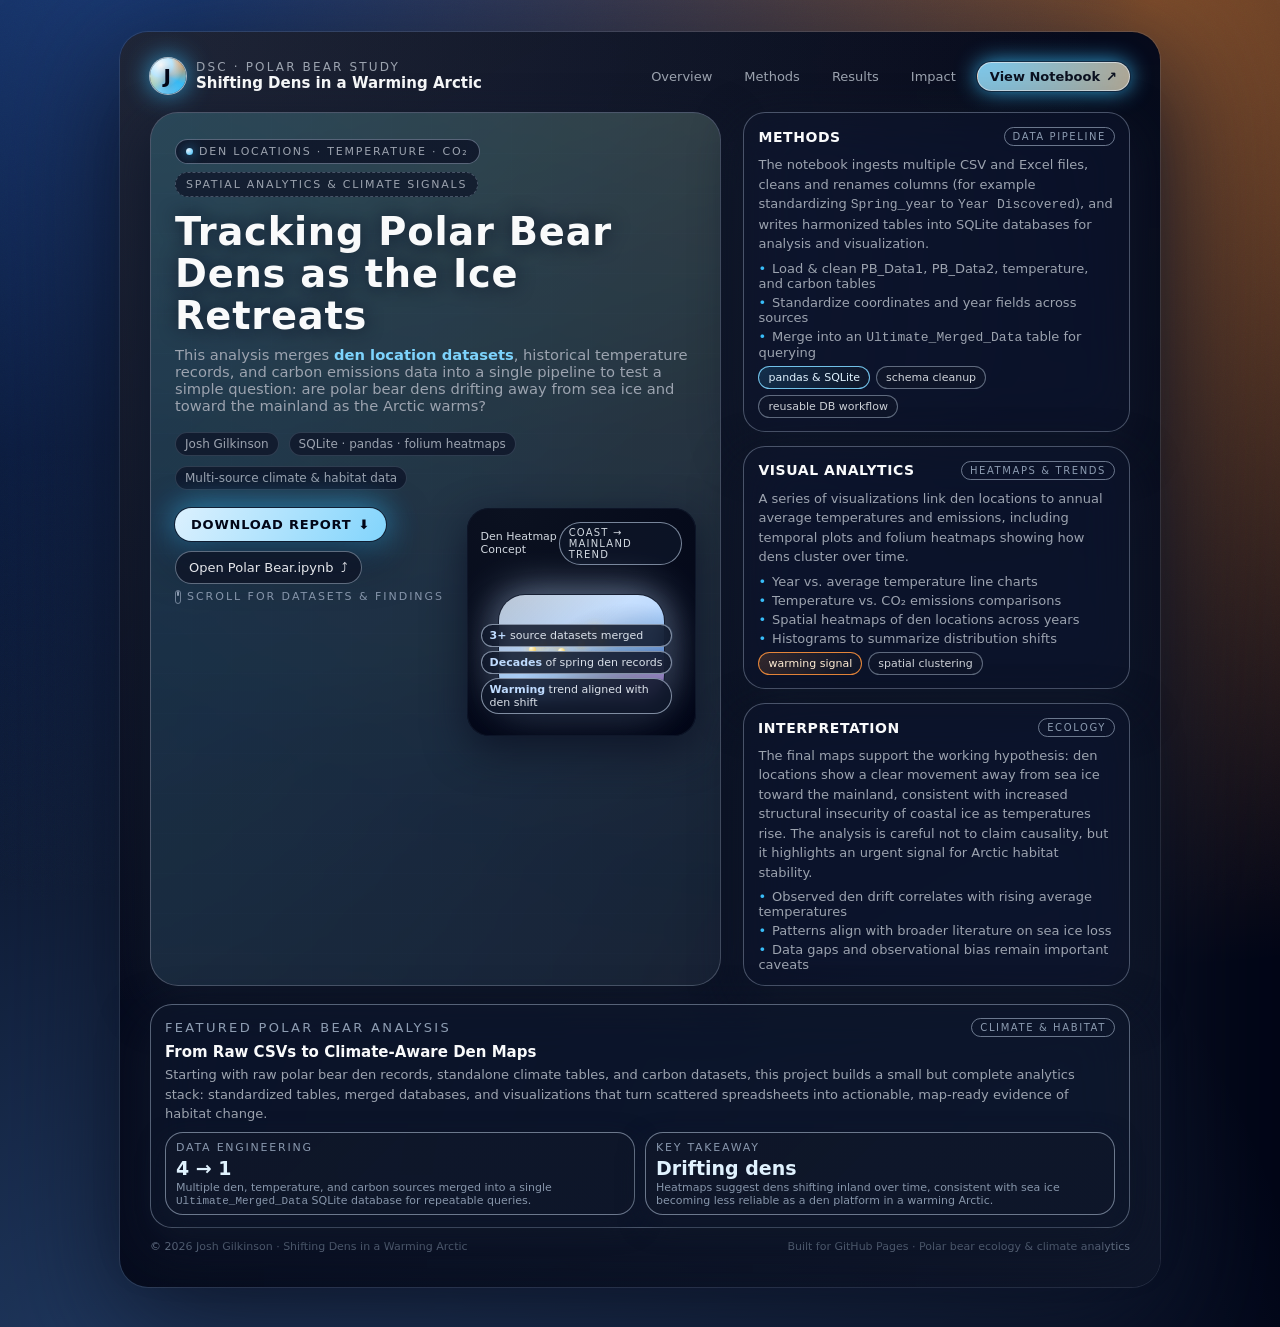
<file: PolarBearDen.html>
<!DOCTYPE html>
<html lang="en">
<head>
  <meta charset="UTF-8" />
  <title>Shifting Dens | Polar Bears & Warming Arctic</title>
  <meta name="viewport" content="width=device-width, initial-scale=1.0" />
  <style>
    :root {
      --bg: #020617;
      --glass: rgba(15, 23, 42, 0.7);
      --glass-soft: rgba(15, 23, 42, 0.6);
      --border-soft: rgba(148, 163, 184, 0.45);
      --accent-ice: #7dd3fc;
      --accent-ice-strong: #38bdf8;
      --accent-amber: #fbbf24;
      --accent-orange: #fb923c;
      --text-main: #e5e7eb;
      --text-soft: #9ca3af;
      --text-strong: #f9fafb;
      --shadow-glass: 0 18px 48px rgba(15, 23, 42, 0.98);
      --radius-xl: 22px;
      --radius-xxl: 28px;
      --transition-fast: 200ms ease-out;
    }

    * {
      box-sizing: border-box;
      margin: 0;
      padding: 0;
    }

    body {
      font-family: system-ui, -apple-system, BlinkMacSystemFont, "SF Pro Text",
        "Segoe UI", sans-serif;
      min-height: 100vh;
      display: flex;
      justify-content: center;
      padding: 32px 18px 42px;
      color: var(--text-main);
      background:
        radial-gradient(circle at 10% -10%, rgba(59, 130, 246, 0.45), transparent 55%),
        radial-gradient(circle at 90% 0%, rgba(251, 146, 60, 0.5), transparent 55%),
        radial-gradient(circle at 15% 120%, rgba(96, 165, 250, 0.4), transparent 60%),
        linear-gradient(to bottom, #020617, #020617 40%, #020617);
    }

    .noise-overlay {
      pointer-events: none;
      position: fixed;
      inset: 0;
      opacity: 0.14;
      mix-blend-mode: soft-light;
      background-image: url("data:image/svg+xml,%3Csvg xmlns='http://www.w3.org/2000/svg' width='1600' height='900'%3E%3Cfilter id='n'%3E%3CfeTurbulence type='fractalNoise' baseFrequency='1.1' numOctaves='4' stitchTiles='noStitch' /%3E%3C/filter%3E%3Crect width='100%25' height='100%25' filter='url(%23n)' opacity='0.7' /%3E%3C/svg%3E");
      z-index: -1;
    }

    .page {
      max-width: 1040px;
      width: 100%;
      border-radius: var(--radius-xxl);
      background:
        radial-gradient(circle at top left, rgba(148, 163, 184, 0.2), transparent 60%),
        radial-gradient(circle at bottom right, rgba(15, 23, 42, 0.96), #020617);
      box-shadow:
        0 0 0 1px rgba(148, 163, 184, 0.18),
        0 32px 120px rgba(15, 23, 42, 1);
      padding: 22px 22px 26px;
      backdrop-filter: blur(26px) saturate(140%);
    }

    @media (min-width: 900px) {
      .page {
        padding: 26px 30px 34px;
      }
    }

    header {
      display: flex;
      align-items: center;
      justify-content: space-between;
      gap: 16px;
      margin-bottom: 18px;
    }

    .brand {
      display: flex;
      align-items: center;
      gap: 10px;
    }

    .brand-icon {
      width: 36px;
      height: 36px;
      border-radius: 999px;
      background:
        radial-gradient(circle at 30% 20%, #f9fafb 0, #bae6fd 30%, transparent 60%),
        conic-gradient(from 210deg, #7dd3fc, #fbbf24, #fb923c, #38bdf8, #7dd3fc);
      box-shadow:
        0 0 0 1px rgba(226, 232, 240, 0.7),
        0 0 26px rgba(56, 189, 248, 0.85);
      display: flex;
      align-items: center;
      justify-content: center;
      color: #020617;
      font-size: 20px;
      font-weight: 900;
      letter-spacing: 0.08em;
      text-shadow: 0 0 8px rgba(15, 23, 42, 0.6);
    }

    .brand-text {
      display: flex;
      flex-direction: column;
    }

    .brand-text span:first-child {
      font-size: 12px;
      text-transform: uppercase;
      letter-spacing: 0.18em;
      color: var(--text-soft);
    }

    .brand-text span:last-child {
      font-size: 15px;
      font-weight: 600;
      color: var(--text-strong);
    }

    nav {
      display: flex;
      align-items: center;
      gap: 10px;
      font-size: 13px;
    }

    nav a {
      text-decoration: none;
      color: var(--text-soft);
      padding: 6px 10px;
      border-radius: 999px;
      border: 1px solid transparent;
      background: transparent;
      transition: color var(--transition-fast), border-color var(--transition-fast),
                  background var(--transition-fast), transform 120ms ease-out;
      white-space: nowrap;
    }

    nav a:hover {
      color: var(--accent-ice);
      border-color: rgba(148, 163, 184, 0.5);
      background: rgba(15, 23, 42, 0.6);
      transform: translateY(-1px);
    }

    .nav-pill {
      border-radius: 999px;
      padding: 6px 12px;
      background: radial-gradient(circle at 0% 0%, rgba(125, 211, 252, 0.95), rgba(251, 146, 60, 0.9));
      color: #0b1120;
      font-weight: 600;
      border: 1px solid rgba(226, 232, 240, 0.7);
      box-shadow:
        0 0 0 1px rgba(15, 23, 42, 0.65),
        0 0 22px rgba(56, 189, 248, 0.9);
      text-decoration: none;
      display: inline-flex;
      align-items: center;
      gap: 6px;
      font-size: 13px;
      transition: transform var(--transition-fast), box-shadow var(--transition-fast),
                  background-position 180ms ease-out;
      background-size: 200% 200%;
      background-position: 0% 50%;
    }

    .nav-pill:hover {
      transform: translateY(-1px) translateX(0.5px);
      background-position: 100% 50%;
      box-shadow:
        0 0 0 1px rgba(15, 23, 42, 0.8),
        0 0 32px rgba(59, 130, 246, 1);
    }

    main {
      display: grid;
      grid-template-columns: minmax(0, 3fr);
      gap: 18px;
    }

    @media (min-width: 900px) {
      main {
        grid-template-columns: minmax(0, 3.4fr) minmax(0, 2.3fr);
        gap: 22px;
      }
    }

    /* HERO */

    .hero {
      position: relative;
      border-radius: var(--radius-xxl);
      background: linear-gradient(
          135deg,
          rgba(15, 23, 42, 0.94),
          rgba(15, 23, 42, 0.9)
        );
      padding: 22px 18px 20px;
      overflow: hidden;
      box-shadow: var(--shadow-glass);
      border: 1px solid rgba(148, 163, 184, 0.45);
    }

    @media (min-width: 900px) {
      .hero {
        padding: 26px 24px 24px;
      }
    }

    .hero-aurora {
      position: absolute;
      inset: -120%;
      background:
        radial-gradient(circle at 15% 20%, rgba(56, 189, 248, 0.4), transparent 60%),
        radial-gradient(circle at 80% 0%, rgba(251, 191, 36, 0.42), transparent 55%),
        radial-gradient(circle at 50% 120%, rgba(248, 250, 252, 0.2), transparent 60%);
      opacity: 0.8;
      mix-blend-mode: screen;
      filter: blur(8px);
      animation: driftAurora 36s linear infinite alternate;
    }

    .hero-grid-overlay {
      position: absolute;
      inset: 0;
      background-image: linear-gradient(
          rgba(148, 163, 184, 0.13) 1px,
          transparent 1px
        ),
        linear-gradient(
          90deg,
          rgba(148, 163, 184, 0.07) 1px,
          transparent 1px
        );
      background-size: 40px 40px;
      mix-blend-mode: soft-light;
      opacity: 0.6;
      pointer-events: none;
    }

    @keyframes driftAurora {
      0% {
        transform: translate3d(-6%, 5%, 0) scale(1.1);
      }
      50% {
        transform: translate3d(5%, -4%, 0) scale(1.04);
      }
      100% {
        transform: translate3d(-3%, 4%, 0) scale(1.08);
      }
    }

    .hero-content {
      position: relative;
      z-index: 1;
    }

    .hero-chip-row {
      display: flex;
      flex-wrap: wrap;
      gap: 8px;
      margin-bottom: 14px;
    }

    .chip {
      display: inline-flex;
      align-items: center;
      gap: 6px;
      padding: 5px 10px;
      border-radius: 999px;
      border: 1px solid rgba(148, 163, 184, 0.55);
      background: radial-gradient(circle at 0% 0%, rgba(15, 23, 42, 0.95), rgba(15, 23, 42, 0.9));
      color: var(--text-soft);
      font-size: 11px;
      text-transform: uppercase;
      letter-spacing: 0.16em;
    }

    .chip-dot {
      width: 7px;
      height: 7px;
      border-radius: 999px;
      background: radial-gradient(circle at 30% 30%, #e5f2ff, #38bdf8);
      box-shadow: 0 0 12px rgba(56, 189, 248, 0.9);
    }

    .chip-soft {
      border-style: dashed;
      border-color: rgba(148, 163, 184, 0.4);
      background: rgba(15, 23, 42, 0.8);
    }

    .hero-title {
      font-size: clamp(1.9rem, 3vw, 2.4rem);
      line-height: 1.1;
      font-weight: 750;
      color: var(--text-strong);
      letter-spacing: 0.02em;
      margin-bottom: 8px;
      text-shadow: 0 0 18px rgba(15, 23, 42, 0.9);
    }

    .hero-subtitle {
      font-size: 0.92rem;
      color: var(--text-soft);
      max-width: 37rem;
      margin-bottom: 18px;
    }

    .hero-subtitle strong {
      color: var(--accent-ice);
      font-weight: 600;
    }

    .hero-meta {
      display: flex;
      flex-wrap: wrap;
      gap: 10px;
      margin-bottom: 18px;
      font-size: 12px;
      color: var(--text-soft);
    }

    .hero-meta span {
      padding: 4px 9px;
      border-radius: 999px;
      background: rgba(15, 23, 42, 0.82);
      border: 1px solid rgba(51, 65, 85, 0.9);
    }

    @media (min-width: 900px) {
      .hero-main-grid {
        display: grid;
        grid-template-columns: minmax(0, 2.5fr) minmax(0, 2.1fr);
        gap: 18px;
        align-items: flex-start;
      }
    }

    .hero-left {
      margin-bottom: 16px;
    }

    .hero-actions {
      display: flex;
      flex-wrap: wrap;
      gap: 10px;
      margin-bottom: 6px;
    }

    .btn-primary {
      border: none;
      outline: none;
      cursor: pointer;
      padding: 9px 16px;
      border-radius: 999px;
      font-size: 13px;
      font-weight: 600;
      letter-spacing: 0.06em;
      text-transform: uppercase;
      display: inline-flex;
      align-items: center;
      gap: 7px;
      color: #020617;
      background:
        linear-gradient(120deg, #e0f2fe, #7dd3fc, #fbbf24);
      box-shadow:
        0 0 0 1px rgba(15, 23, 42, 0.85),
        0 16px 45px rgba(15, 23, 42, 0.9),
        0 0 32px rgba(56, 189, 248, 0.9);
      transition: transform var(--transition-fast),
                  box-shadow var(--transition-fast),
                  background-position 220ms ease-out;
      background-size: 220% 220%;
      background-position: 0% 50%;
      text-decoration: none;
    }

    .btn-primary:hover {
      transform: translateY(-1.5px);
      background-position: 100% 50%;
      box-shadow:
        0 0 0 1px rgba(15, 23, 42, 0.9),
        0 20px 60px rgba(15, 23, 42, 1),
        0 0 42px rgba(251, 191, 36, 1);
    }

    .btn-ghost {
      border-radius: 999px;
      padding: 8px 13px;
      border: 1px solid rgba(148, 163, 184, 0.6);
      background: rgba(15, 23, 42, 0.88);
      color: var(--text-main);
      font-size: 13px;
      display: inline-flex;
      align-items: center;
      gap: 8px;
      cursor: pointer;
      text-decoration: none;
      transition: border-color var(--transition-fast),
                  background var(--transition-fast),
                  color var(--transition-fast),
                  transform 120ms ease-out;
    }

    .btn-ghost:hover {
      border-color: rgba(148, 163, 184, 1);
      background: rgba(15, 23, 42, 0.98);
      transform: translateY(-1px);
    }

    .scroll-indicator {
      display: flex;
      align-items: center;
      gap: 6px;
      font-size: 11px;
      margin-top: 6px;
      color: rgba(148, 163, 184, 0.88);
      text-transform: uppercase;
      letter-spacing: 0.18em;
    }

    .scroll-indicator-dot {
      width: 6px;
      height: 14px;
      border-radius: 999px;
      border: 1px solid rgba(148, 163, 184, 0.7);
      position: relative;
      overflow: hidden;
    }

    .scroll-indicator-dot::after {
      content: "";
      position: absolute;
      left: 50%;
      width: 2px;
      height: 5px;
      border-radius: 999px;
      background: rgba(148, 163, 184, 0.95);
      transform: translateX(-50%);
      animation: scrollDot 1300ms ease-in-out infinite;
    }

    @keyframes scrollDot {
      0% {
        top: 3px;
        opacity: 0;
      }
      20% {
        top: 3px;
        opacity: 1;
      }
      100% {
        top: 8px;
        opacity: 0;
      }
    }

    /* MAP / RIGHT SIDE */

    .hero-right {
      position: relative;
      border-radius: var(--radius-xl);
      background: radial-gradient(circle at 20% 0%, #0b1120, #020617);
      overflow: hidden;
      min-height: 170px;
      padding: 14px 14px 12px;
      box-shadow:
        inset 0 0 0 1px rgba(15, 23, 42, 0.9),
        0 14px 40px rgba(15, 23, 42, 1);
    }

    .hero-right-header {
      display: flex;
      justify-content: space-between;
      align-items: center;
      font-size: 11px;
      color: rgba(226, 232, 240, 0.92);
      margin-bottom: 8px;
    }

    .hero-right-chip {
      padding: 4px 9px;
      border-radius: 999px;
      background: rgba(15, 23, 42, 0.7);
      border: 1px solid rgba(148, 163, 184, 0.8);
      font-size: 10px;
      letter-spacing: 0.12em;
      text-transform: uppercase;
    }

    .map-wrapper {
      position: relative;
      width: 100%;
      aspect-ratio: 4 / 3;
      display: flex;
      align-items: center;
      justify-content: center;
    }

    .ice-sheet {
      position: relative;
      width: 82%;
      height: 70%;
      border-radius: 26px;
      background:
        linear-gradient(160deg, #e5f2ff, #bfdbfe 40%, #93c5fd 62%, #1d4ed8 100%);
      box-shadow:
        0 0 0 1px rgba(15, 23, 42, 0.8),
        0 18px 35px rgba(15, 23, 42, 1),
        0 0 40px rgba(191, 219, 254, 0.7);
      overflow: hidden;
    }

    .ice-sheet::before {
      content: "";
      position: absolute;
      inset: 0;
      background:
        linear-gradient(135deg, rgba(15, 23, 42, 0.2), transparent 50%),
        radial-gradient(circle at 80% 120%, rgba(15, 23, 42, 0.6), transparent 65%);
      mix-blend-mode: multiply;
    }

    .den-dot {
      position: absolute;
      width: 7px;
      height: 7px;
      border-radius: 999px;
      background: radial-gradient(circle at 30% 30%, #fefce8, #fbbf24);
      box-shadow:
        0 0 10px rgba(251, 191, 36, 0.95),
        0 0 18px rgba(248, 250, 252, 0.9);
      opacity: 0.96;
    }

    /* approximate “moving inland” pattern */
    .den-dot.y1-1 { top: 48%; left: 18%; }
    .den-dot.y1-2 { top: 56%; left: 22%; }
    .den-dot.y1-3 { top: 42%; left: 25%; }

    .den-dot.y2-1 { top: 40%; left: 32%; }
    .den-dot.y2-2 { top: 50%; left: 36%; }

    .den-dot.y3-1 { top: 34%; left: 45%; }
    .den-dot.y3-2 { top: 42%; left: 48%; }

    .den-dot.y4-1 { top: 30%; left: 56%; }
    .den-dot.y4-2 { top: 38%; left: 60%; }

    .temp-gradient {
      position: absolute;
      inset: 60% -8% -14%;
      background: linear-gradient(
        90deg,
        rgba(56, 189, 248, 0.1),
        rgba(251, 191, 36, 0.35),
        rgba(248, 113, 113, 0.6)
      );
      opacity: 0.8;
      mix-blend-mode: screen;
    }

    .hero-stat-row {
      position: absolute;
      right: 10px;
      bottom: 10px;
      display: flex;
      flex-direction: column;
      gap: 4px;
      font-size: 11px;
      color: rgba(226, 232, 240, 0.96);
    }

    .hero-stat {
      padding: 4px 8px;
      border-radius: 999px;
      background: rgba(15, 23, 42, 0.85);
      border: 1px solid rgba(148, 163, 184, 0.85);
      backdrop-filter: blur(8px);
    }

    .hero-stat strong {
      color: #bfdbfe;
      font-weight: 600;
    }

    /* RIGHT COLUMN CARDS */

    .side-column {
      display: flex;
      flex-direction: column;
      gap: 14px;
    }

    .card {
      border-radius: var(--radius-xl);
      background: var(--glass-soft);
      box-shadow: var(--shadow-glass);
      border: 1px solid var(--border-soft);
      padding: 14px 14px 13px;
      backdrop-filter: blur(26px) saturate(160%);
    }

    .card-header {
      display: flex;
      justify-content: space-between;
      align-items: center;
      margin-bottom: 9px;
      gap: 10px;
    }

    .card-title {
      font-size: 14px;
      font-weight: 600;
      color: var(--text-strong);
      letter-spacing: 0.04em;
      text-transform: uppercase;
    }

    .card-tag {
      border-radius: 999px;
      padding: 3px 8px;
      font-size: 10px;
      text-transform: uppercase;
      letter-spacing: 0.16em;
      border: 1px solid rgba(148, 163, 184, 0.7);
      color: rgba(148, 163, 184, 0.95);
    }

    .card p {
      font-size: 13px;
      color: var(--text-soft);
      line-height: 1.5;
      margin-bottom: 7px;
    }

    .card-list {
      list-style: none;
      font-size: 13px;
      color: var(--text-soft);
      display: grid;
      gap: 4px;
      margin-top: 4px;
    }

    .card-list li::before {
      content: "•";
      margin-right: 6px;
      color: var(--accent-ice-strong);
    }

    .pill-row {
      display: flex;
      flex-wrap: wrap;
      gap: 6px;
      margin-top: 6px;
    }

    .pill {
      font-size: 11px;
      padding: 4px 9px;
      border-radius: 999px;
      border: 1px solid rgba(148, 163, 184, 0.6);
      color: rgba(209, 213, 219, 0.98);
      background: rgba(15, 23, 42, 0.94);
    }

    .pill-ice {
      border-color: rgba(125, 211, 252, 0.9);
      color: #e0f2fe;
      background: radial-gradient(circle at 0 0, rgba(56, 189, 248, 0.16), rgba(15, 23, 42, 0.98));
    }

    .pill-warm {
      border-color: rgba(251, 146, 60, 0.9);
      color: #ffedd5;
      background: radial-gradient(circle at 0 0, rgba(251, 146, 60, 0.16), rgba(15, 23, 42, 0.98));
    }

    /* FEATURED SECTION */

    .section {
      margin-top: 18px;
      border-radius: var(--radius-xl);
      background: var(--glass);
      padding: 13px 14px 12px;
      border: 1px solid rgba(148, 163, 184, 0.55);
      box-shadow: var(--shadow-glass);
      backdrop-filter: blur(24px) saturate(160%);
    }

    .section-header {
      display: flex;
      justify-content: space-between;
      align-items: center;
      margin-bottom: 6px;
      gap: 10px;
    }

    .section-title {
      font-size: 13px;
      text-transform: uppercase;
      letter-spacing: 0.18em;
      color: rgba(148, 163, 184, 0.96);
    }

    .section h3 {
      font-size: 15px;
      color: var(--text-strong);
      margin-bottom: 4px;
      font-weight: 600;
    }

    .section p {
      font-size: 13px;
      color: var(--text-soft);
      line-height: 1.5;
      margin-bottom: 7px;
    }

    .section-grid {
      display: grid;
      grid-template-columns: repeat(2, minmax(0, 1fr));
      gap: 10px;
      margin-top: 8px;
    }

    @media (max-width: 640px) {
      .section-grid {
        grid-template-columns: minmax(0, 1fr);
      }
    }

    .metric-card {
      border-radius: 18px;
      padding: 8px 10px 7px;
      background: linear-gradient(
        135deg,
        rgba(15, 23, 42, 0.96),
        rgba(15, 23, 42, 0.9)
      );
      border: 1px solid rgba(148, 163, 184, 0.7);
      box-shadow: 0 10px 26px rgba(15, 23, 42, 0.9);
    }

    .metric-label {
      font-size: 11px;
      color: rgba(148, 163, 184, 0.92);
      text-transform: uppercase;
      letter-spacing: 0.16em;
      margin-bottom: 3px;
    }

    .metric-value {
      font-size: 19px;
      font-weight: 700;
      color: #e0f2fe;
      margin-bottom: 2px;
    }

    .metric-caption {
      font-size: 11px;
      color: rgba(148, 163, 184, 0.9);
    }

    footer {
      margin-top: 12px;
      font-size: 11px;
      color: rgba(148, 163, 184, 0.9);
      display: flex;
      justify-content: space-between;
      flex-wrap: wrap;
      gap: 8px;
    }

    footer a {
      color: rgba(148, 163, 184, 0.9);
      text-decoration: none;
      border-bottom: 1px dashed transparent;
      transition: border-color var(--transition-fast), color var(--transition-fast);
    }

    footer a:hover {
      border-color: rgba(148, 163, 184, 0.9);
      color: var(--accent-ice);
    }
  </style>
</head>
<body>
  <div class="noise-overlay"></div>

  <div class="page">
    <header>
      <div class="brand">
        <div class="brand-icon">J</div>
        <div class="brand-text">
          <span>DSC · polar bear study</span>
          <span>Shifting Dens in a Warming Arctic</span>
        </div>
      </div>
      <nav>
        <a href="#overview">Overview</a>
        <a href="#methods">Methods</a>
        <a href="#results">Results</a>
        <a href="#implications">Impact</a>
        <!-- Update this link to the repo / notebook for this project -->
        <a class="nav-pill" href="https://github.com/jgilkinson" target="_blank" rel="noopener">
          <span>View Notebook</span> <span>↗</span>
        </a>
      </nav>
    </header>

    <main>
      <!-- HERO -->
      <section class="hero" id="overview">
        <div class="hero-aurora"></div>
        <div class="hero-grid-overlay"></div>

        <div class="hero-content">
          <div class="hero-chip-row">
            <div class="chip">
              <span class="chip-dot"></span>
              <span>Den locations · Temperature · CO₂</span>
            </div>
            <div class="chip chip-soft">
              <span>Spatial analytics &amp; climate signals</span>
            </div>
          </div>

          <h1 class="hero-title">Tracking Polar Bear Dens as the Ice Retreats</h1>
          <p class="hero-subtitle">
            This analysis merges <strong>den location datasets</strong>, historical
            temperature records, and carbon emissions data into a single pipeline to
            test a simple question: are polar bear dens drifting away from sea ice and
            toward the mainland as the Arctic warms?
          </p>

          <div class="hero-meta">
            <span>Josh Gilkinson</span>
            <span>SQLite · pandas · folium heatmaps</span>
            <span>Multi-source climate &amp; habitat data</span>
          </div>

          <div class="hero-main-grid">
            <div class="hero-left">
              <div class="hero-actions">
                <!-- Point these to your .ipynb or exported HTML/PDF in the repo -->
                <a class="btn-primary" href="#" target="_blank">
                  <span>Download Report</span>
                  <span>⬇</span>
                </a>
                <a class="btn-ghost" href="#" target="_blank">
                  <span>Open Polar Bear.ipynb</span>
                  <span>⤴</span>
                </a>
              </div>
              <div class="scroll-indicator">
                <div class="scroll-indicator-dot"></div>
                <span>Scroll for datasets &amp; findings</span>
              </div>
            </div>

            <!-- Arctic map style viz -->
            <div class="hero-right">
              <div class="hero-right-header">
                <span>Den Heatmap Concept</span>
                <span class="hero-right-chip">Coast → Mainland Trend</span>
              </div>
              <div class="map-wrapper">
                <div class="ice-sheet">
                  <div class="temp-gradient"></div>

                  <!-- early years near “ice edge” -->
                  <div class="den-dot y1-1"></div>
                  <div class="den-dot y1-2"></div>
                  <div class="den-dot y1-3"></div>

                  <!-- mid years -->
                  <div class="den-dot y2-1"></div>
                  <div class="den-dot y2-2"></div>

                  <!-- later years shifting inland -->
                  <div class="den-dot y3-1"></div>
                  <div class="den-dot y3-2"></div>
                  <div class="den-dot y4-1"></div>
                  <div class="den-dot y4-2"></div>
                </div>

                <div class="hero-stat-row">
                  <div class="hero-stat">
                    <strong>3+</strong> source datasets merged
                  </div>
                  <div class="hero-stat">
                    <strong>Decades</strong> of spring den records
                  </div>
                  <div class="hero-stat">
                    <strong>Warming</strong> trend aligned with den shift
                  </div>
                </div>
              </div>
            </div>
          </div>
        </div>
      </section>

      <!-- RIGHT COLUMN CARDS -->
      <aside class="side-column">
        <section class="card" id="methods">
          <div class="card-header">
            <div class="card-title">Methods</div>
            <div class="card-tag">Data pipeline</div>
          </div>
          <p>
            The notebook ingests multiple CSV and Excel files, cleans and renames
            columns (for example standardizing <code>Spring_year</code> to
            <code>Year Discovered</code>), and writes harmonized tables into SQLite
            databases for analysis and visualization.
          </p>
          <ul class="card-list">
            <li>Load &amp; clean PB_Data1, PB_Data2, temperature, and carbon tables</li>
            <li>Standardize coordinates and year fields across sources</li>
            <li>Merge into an <code>Ultimate_Merged_Data</code> table for querying</li>
          </ul>
          <div class="pill-row">
            <span class="pill pill-ice">pandas &amp; SQLite</span>
            <span class="pill">schema cleanup</span>
            <span class="pill">reusable DB workflow</span>
          </div>
        </section>

        <section class="card" id="results">
          <div class="card-header">
            <div class="card-title">Visual Analytics</div>
            <div class="card-tag">Heatmaps &amp; trends</div>
          </div>
          <p>
            A series of visualizations link den locations to annual average temperatures
            and emissions, including temporal plots and folium heatmaps showing how
            dens cluster over time.
          </p>
          <ul class="card-list">
            <li>Year vs. average temperature line charts</li>
            <li>Temperature vs. CO₂ emissions comparisons</li>
            <li>Spatial heatmaps of den locations across years</li>
            <li>Histograms to summarize distribution shifts</li>
          </ul>
          <div class="pill-row">
            <span class="pill pill-warm">warming signal</span>
            <span class="pill">spatial clustering</span>
          </div>
        </section>

        <section class="card" id="implications">
          <div class="card-header">
            <div class="card-title">Interpretation</div>
            <div class="card-tag">Ecology</div>
          </div>
          <p>
            The final maps support the working hypothesis: den locations show a clear
            movement away from sea ice toward the mainland, consistent with
            increased structural insecurity of coastal ice as temperatures rise. The
            analysis is careful not to claim causality, but it highlights an urgent
            signal for Arctic habitat stability.
          </p>
          <ul class="card-list">
            <li>Observed den drift correlates with rising average temperatures</li>
            <li>Patterns align with broader literature on sea ice loss</li>
            <li>Data gaps and observational bias remain important caveats</li>
          </ul>
        </section>
      </aside>
    </main>

    <!-- FEATURED PROJECT SECTION -->
    <section class="section">
      <div class="section-header">
        <div class="section-title">Featured polar bear analysis</div>
        <div class="card-tag">Climate &amp; habitat</div>
      </div>
      <h3>From Raw CSVs to Climate-Aware Den Maps</h3>
      <p>
        Starting with raw polar bear den records, standalone climate tables, and
        carbon datasets, this project builds a small but complete analytics stack:
        standardized tables, merged databases, and visualizations that turn scattered
        spreadsheets into actionable, map-ready evidence of habitat change.
      </p>

      <div class="section-grid">
        <div class="metric-card">
          <div class="metric-label">Data engineering</div>
          <div class="metric-value">4 → 1</div>
          <div class="metric-caption">
            Multiple den, temperature, and carbon sources merged into a single
            <code>Ultimate_Merged_Data</code> SQLite database for repeatable queries.
          </div>
        </div>
        <div class="metric-card">
          <div class="metric-label">Key takeaway</div>
          <div class="metric-value">Drifting dens</div>
          <div class="metric-caption">
            Heatmaps suggest dens shifting inland over time, consistent with sea ice
            becoming less reliable as a den platform in a warming Arctic.
          </div>
        </div>
      </div>
    </section>

    <footer>
      <span>© <span id="year"></span> Josh Gilkinson · Shifting Dens in a Warming Arctic</span>
      <span>Built for GitHub Pages · Polar bear ecology &amp; climate analytics</span>
    </footer>
  </div>

  <!-- Tiny inline script just for dynamic year; safe to remove if you want pure HTML/CSS -->
  <script>
    document.getElementById("year").textContent = new Date().getFullYear();
  </script>
</body>
</html>
</file>
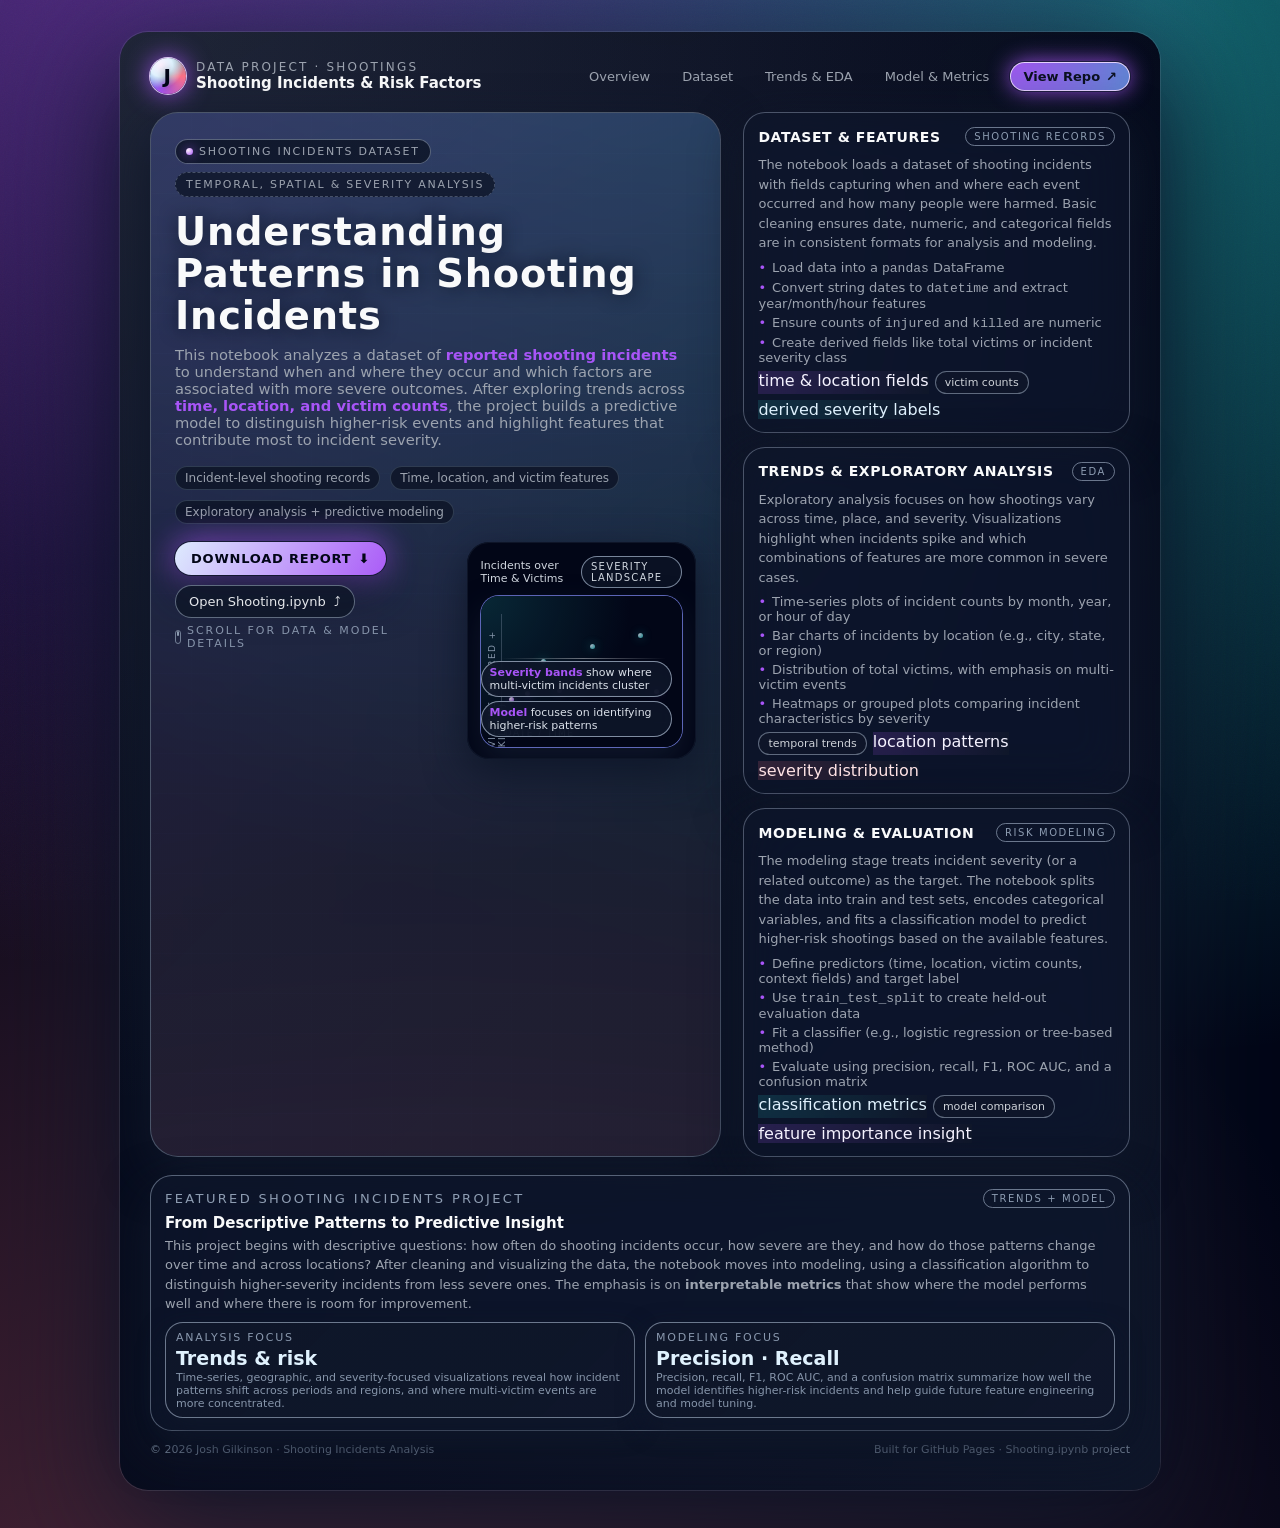
<file: Shooting.html>
<!DOCTYPE html>
<html lang="en">
<head>
  <meta charset="UTF-8" />
  <title>Shooting Incidents Analysis | Data Project</title>
  <meta name="viewport" content="width=device-width, initial-scale=1.0" />
  <style>
    :root {
      --bg: #020617;
      --glass: rgba(15, 23, 42, 0.78);
      --glass-soft: rgba(15, 23, 42, 0.68);
      --border-soft: rgba(148, 163, 184, 0.45);
      --accent-lilac: #a855f7;
      --accent-teal: #22c1c3;
      --accent-rose: #fb7185;
      --accent-soft: #e0f2fe;
      --text-main: #e5e7eb;
      --text-soft: #9ca3af;
      --text-strong: #f9fafb;
      --shadow-glass: 0 18px 48px rgba(15, 23, 42, 0.98);
      --radius-xl: 22px;
      --radius-xxl: 28px;
      --transition-fast: 200ms ease-out;
    }

    * {
      box-sizing: border-box;
      margin: 0;
      padding: 0;
    }

    body {
      font-family: system-ui, -apple-system, BlinkMacSystemFont, "SF Pro Text",
        "Segoe UI", sans-serif;
      min-height: 100vh;
      display: flex;
      justify-content: center;
      padding: 32px 18px 42px;
      color: var(--text-main);
      background:
        radial-gradient(circle at 10% -10%, rgba(168, 85, 247, 0.5), transparent 55%),
        radial-gradient(circle at 90% 0%, rgba(34, 193, 195, 0.5), transparent 55%),
        radial-gradient(circle at 15% 120%, rgba(251, 113, 133, 0.32), transparent 60%),
        linear-gradient(to bottom, #020617, #020617 40%, #020617);
    }

    .noise-overlay {
      pointer-events: none;
      position: fixed;
      inset: 0;
      opacity: 0.17;
      mix-blend-mode: soft-light;
      background-image: url("data:image/svg+xml,%3Csvg xmlns='http://www.w3.org/2000/svg' width='1600' height='900'%3E%3Cfilter id='n'%3E%3CfeTurbulence type='fractalNoise' baseFrequency='0.9' numOctaves='4' stitchTiles='noStitch' /%3E%3C/filter%3E%3Crect width='100%25' height='100%25' filter='url(%23n)' opacity='0.7' /%3E%3C/svg%3E");
      z-index: -1;
    }

    .page {
      max-width: 1040px;
      width: 100%;
      border-radius: var(--radius-xxl);
      background:
        radial-gradient(circle at top left, rgba(148, 163, 184, 0.2), transparent 60%),
        radial-gradient(circle at bottom right, rgba(15, 23, 42, 0.96), #020617);
      box-shadow:
        0 0 0 1px rgba(148, 163, 184, 0.18),
        0 32px 120px rgba(15, 23, 42, 1);
      padding: 22px 22px 26px;
      backdrop-filter: blur(26px) saturate(140%);
    }

    @media (min-width: 900px) {
      .page {
        padding: 26px 30px 34px;
      }
    }

    header {
      display: flex;
      align-items: center;
      justify-content: space-between;
      gap: 16px;
      margin-bottom: 18px;
    }

    .brand {
      display: flex;
      align-items: center;
      gap: 10px;
    }

    .brand-icon {
      width: 36px;
      height: 36px;
      border-radius: 999px;
      background:
        radial-gradient(circle at 30% 20%, #fdf2ff 0, #e0f2fe 30%, transparent 60%),
        conic-gradient(from 210deg, #a855f7, #22c1c3, #fb7185, #a855f7);
      box-shadow:
        0 0 0 1px rgba(233, 213, 255, 0.9),
        0 0 26px rgba(168, 85, 247, 0.95);
      display: flex;
      align-items: center;
      justify-content: center;
      color: #020617;
      font-size: 20px;
      font-weight: 900;
      letter-spacing: 0.08em;
      text-shadow: 0 0 8px rgba(15, 23, 42, 0.6);
    }

    .brand-text {
      display: flex;
      flex-direction: column;
    }

    .brand-text span:first-child {
      font-size: 12px;
      text-transform: uppercase;
      letter-spacing: 0.18em;
      color: var(--text-soft);
    }

    .brand-text span:last-child {
      font-size: 15px;
      font-weight: 600;
      color: var(--text-strong);
    }

    nav {
      display: flex;
      align-items: center;
      gap: 10px;
      font-size: 13px;
    }

    nav a {
      text-decoration: none;
      color: var(--text-soft);
      padding: 6px 10px;
      border-radius: 999px;
      border: 1px solid transparent;
      background: transparent;
      transition: color var(--transition-fast), border-color var(--transition-fast),
                  background var(--transition-fast), transform 120ms ease-out;
      white-space: nowrap;
    }

    nav a:hover {
      color: var(--accent-teal);
      border-color: rgba(148, 163, 184, 0.5);
      background: rgba(15, 23, 42, 0.6);
      transform: translateY(-1px);
    }

    .nav-pill {
      border-radius: 999px;
      padding: 6px 12px;
      background: radial-gradient(circle at 0% 0%, rgba(168, 85, 247, 0.96), rgba(34, 193, 195, 0.92));
      color: #0b1120;
      font-weight: 600;
      border: 1px solid rgba(233, 213, 255, 0.95);
      box-shadow:
        0 0 0 1px rgba(15, 23, 42, 0.7),
        0 0 22px rgba(168, 85, 247, 0.9);
      text-decoration: none;
      display: inline-flex;
      align-items: center;
      gap: 6px;
      font-size: 13px;
      transition: transform var(--transition-fast), box-shadow var(--transition-fast),
                  background-position 180ms ease-out;
      background-size: 200% 200%;
      background-position: 0% 50%;
    }

    .nav-pill:hover {
      transform: translateY(-1px) translateX(0.5px);
      background-position: 100% 50%;
      box-shadow:
        0 0 0 1px rgba(15, 23, 42, 0.8),
        0 0 32px rgba(34, 193, 195, 1);
    }

    main {
      display: grid;
      grid-template-columns: minmax(0, 3fr);
      gap: 18px;
    }

    @media (min-width: 900px) {
      main {
        grid-template-columns: minmax(0, 3.4fr) minmax(0, 2.3fr);
        gap: 22px;
      }
    }

    /* HERO */

    .hero {
      position: relative;
      border-radius: var(--radius-xxl);
      background: linear-gradient(
          135deg,
          rgba(15, 23, 42, 0.97),
          rgba(15, 23, 42, 0.92)
        );
      padding: 22px 18px 20px;
      overflow: hidden;
      box-shadow: var(--shadow-glass);
      border: 1px solid rgba(148, 163, 184, 0.45);
    }

    @media (min-width: 900px) {
      .hero {
        padding: 26px 24px 24px;
      }
    }

    .hero-glow {
      position: absolute;
      inset: -120%;
      background:
        radial-gradient(circle at 15% 0%, rgba(168, 85, 247, 0.55), transparent 55%),
        radial-gradient(circle at 85% 0%, rgba(34, 193, 195, 0.6), transparent 55%),
        radial-gradient(circle at 50% 120%, rgba(251, 113, 133, 0.4), transparent 60%);
      opacity: 0.9;
      mix-blend-mode: screen;
      filter: blur(9px);
      animation: driftGlow 34s linear infinite alternate;
    }

    .hero-grid-overlay {
      position: absolute;
      inset: 0;
      background-image: linear-gradient(
          rgba(148, 163, 184, 0.12) 1px,
          transparent 1px
        ),
        linear-gradient(
          90deg,
          rgba(148, 163, 184, 0.08) 1px,
          transparent 1px
        );
      background-size: 40px 40px;
      mix-blend-mode: soft-light;
      opacity: 0.7;
      pointer-events: none;
    }

    @keyframes driftGlow {
      0% { transform: translate3d(-4%, 4%, 0) scale(1.04); }
      50% { transform: translate3d(4%, -3%, 0) scale(1.0); }
      100% { transform: translate3d(-3%, 3%, 0) scale(1.06); }
    }

    .hero-content {
      position: relative;
      z-index: 1;
    }

    .hero-chip-row {
      display: flex;
      flex-wrap: wrap;
      gap: 8px;
      margin-bottom: 14px;
    }

    .chip {
      display: inline-flex;
      align-items: center;
      gap: 6px;
      padding: 5px 10px;
      border-radius: 999px;
      border: 1px solid rgba(148, 163, 184, 0.55);
      background: radial-gradient(circle at 0% 0%, rgba(15, 23, 42, 0.95), rgba(15, 23, 42, 0.9));
      color: var(--text-soft);
      font-size: 11px;
      text-transform: uppercase;
      letter-spacing: 0.16em;
    }

    .chip-dot {
      width: 7px;
      height: 7px;
      border-radius: 999px;
      background: radial-gradient(circle at 30% 30%, #fdf2ff, #a855f7);
      box-shadow: 0 0 12px rgba(168, 85, 247, 0.95);
    }

    .chip-soft {
      border-style: dashed;
      border-color: rgba(148, 163, 184, 0.4);
      background: rgba(15, 23, 42, 0.82);
    }

    .hero-title {
      font-size: clamp(1.9rem, 3vw, 2.4rem);
      line-height: 1.1;
      font-weight: 750;
      color: var(--text-strong);
      letter-spacing: 0.02em;
      margin-bottom: 8px;
      text-shadow: 0 0 18px rgba(15, 23, 42, 0.9);
    }

    .hero-subtitle {
      font-size: 0.92rem;
      color: var(--text-soft);
      max-width: 38rem;
      margin-bottom: 18px;
    }

    .hero-subtitle strong {
      color: var(--accent-lilac);
      font-weight: 600;
    }

    .hero-meta {
      display: flex;
      flex-wrap: wrap;
      gap: 10px;
      margin-bottom: 18px;
      font-size: 12px;
      color: var(--text-soft);
    }

    .hero-meta span {
      padding: 4px 9px;
      border-radius: 999px;
      background: rgba(15, 23, 42, 0.9);
      border: 1px solid rgba(51, 65, 85, 0.9);
    }

    @media (min-width: 900px) {
      .hero-main-grid {
        display: grid;
        grid-template-columns: minmax(0, 2.5fr) minmax(0, 2.1fr);
        gap: 18px;
        align-items: flex-start;
      }
    }

    .hero-left {
      margin-bottom: 16px;
    }

    .hero-actions {
      display: flex;
      flex-wrap: wrap;
      gap: 10px;
      margin-bottom: 6px;
    }

    .btn-primary {
      border: none;
      outline: none;
      cursor: pointer;
      padding: 9px 16px;
      border-radius: 999px;
      font-size: 13px;
      font-weight: 600;
      letter-spacing: 0.06em;
      text-transform: uppercase;
      display: inline-flex;
      align-items: center;
      gap: 7px;
      color: #020617;
      background:
        linear-gradient(120deg, #e0f2fe, #a855f7, #fb7185);
      box-shadow:
        0 0 0 1px rgba(15, 23, 42, 0.85),
        0 16px 45px rgba(15, 23, 42, 0.9),
        0 0 32px rgba(168, 85, 247, 0.9);
      transition: transform var(--transition-fast),
                  box-shadow var(--transition-fast),
                  background-position 220ms ease-out;
      background-size: 220% 220%;
      background-position: 0% 50%;
      text-decoration: none;
    }

    .btn-primary:hover {
      transform: translateY(-1.5px);
      background-position: 100% 50%;
      box-shadow:
        0 0 0 1px rgba(15, 23, 42, 0.9),
        0 20px 60px rgba(15, 23, 42, 1),
        0 0 42px rgba(168, 85, 247, 1);
    }

    .btn-ghost {
      border-radius: 999px;
      padding: 8px 13px;
      border: 1px solid rgba(148, 163, 184, 0.6);
      background: rgba(15, 23, 42, 0.88);
      color: var(--text-main);
      font-size: 13px;
      display: inline-flex;
      align-items: center;
      gap: 8px;
      cursor: pointer;
      text-decoration: none;
      transition: border-color var(--transition-fast),
                  background var(--transition-fast),
                  color var(--transition-fast),
                  transform 120ms ease-out;
    }

    .btn-ghost:hover {
      border-color: rgba(148, 163, 184, 1);
      background: rgba(15, 23, 42, 0.98);
      transform: translateY(-1px);
    }

    .scroll-indicator {
      display: flex;
      align-items: center;
      gap: 6px;
      font-size: 11px;
      margin-top: 6px;
      color: rgba(148, 163, 184, 0.88);
      text-transform: uppercase;
      letter-spacing: 0.18em;
    }

    .scroll-indicator-dot {
      width: 6px;
      height: 14px;
      border-radius: 999px;
      border: 1px solid rgba(148, 163, 184, 0.7);
      position: relative;
      overflow: hidden;
    }

    .scroll-indicator-dot::after {
      content: "";
      position: absolute;
      left: 50%;
      width: 2px;
      height: 5px;
      border-radius: 999px;
      background: rgba(148, 163, 184, 0.95);
      transform: translateX(-50%);
      animation: scrollDot 1300ms ease-in-out infinite;
    }

    @keyframes scrollDot {
      0% { top: 3px; opacity: 0; }
      20% { top: 3px; opacity: 1; }
      100% { top: 8px; opacity: 0; }
    }

    /* HERO RIGHT – concept chart */

    .hero-right {
      position: relative;
      border-radius: var(--radius-xl);
      background: radial-gradient(circle at 20% 0%, #020617, #020617);
      overflow: hidden;
      min-height: 170px;
      padding: 14px 14px 12px;
      box-shadow:
        inset 0 0 0 1px rgba(15, 23, 42, 0.95),
        0 14px 40px rgba(15, 23, 42, 1);
    }

    .hero-right-header {
      display: flex;
      justify-content: space-between;
      align-items: center;
      font-size: 11px;
      color: rgba(226, 232, 240, 0.92);
      margin-bottom: 8px;
    }

    .hero-right-chip {
      padding: 4px 9px;
      border-radius: 999px;
      background: rgba(15, 23, 42, 0.7);
      border: 1px solid rgba(148, 163, 184, 0.8);
      font-size: 10px;
      letter-spacing: 0.12em;
      text-transform: uppercase;
    }

    .chart-wrapper {
      position: relative;
      width: 100%;
      aspect-ratio: 4 / 3;
      display: flex;
      align-items: center;
      justify-content: center;
    }

    .scatter-chart {
      position: relative;
      width: 100%;
      height: 100%;
      border-radius: 18px;
      background:
        radial-gradient(circle at 0 0, rgba(34, 193, 195, 0.18), transparent 60%),
        linear-gradient(to top, #020617, #020617);
      box-shadow:
        0 0 0 1px rgba(129, 140, 248, 0.7),
        0 14px 30px rgba(15, 23, 42, 1);
      overflow: hidden;
    }

    .axis-x, .axis-y {
      position: absolute;
      border-color: rgba(148, 163, 184, 0.3);
      border-style: solid;
    }

    .axis-x {
      left: 10%;
      right: 8%;
      bottom: 16%;
      border-width: 1px 0 0 0;
    }

    .axis-y {
      left: 10%;
      top: 12%;
      bottom: 16%;
      border-width: 0 0 0 1px;
    }

    .chart-label {
      position: absolute;
      font-size: 9px;
      color: rgba(148, 163, 184, 0.9);
      text-transform: uppercase;
      letter-spacing: 0.16em;
    }

    .chart-label.x {
      bottom: 6%;
      left: 12%;
    }

    .chart-label.y {
      top: 10%;
      left: 3%;
      writing-mode: vertical-rl;
      transform: rotate(180deg);
    }

    .scatter-point {
      position: absolute;
      width: 5px;
      height: 5px;
      border-radius: 999px;
      background: radial-gradient(circle at 30% 30%, #fdf2ff, #a855f7);
      opacity: 0.7;
      box-shadow: 0 0 10px rgba(168, 85, 247, 0.7);
    }

    .scatter-point.light {
      background: radial-gradient(circle at 30% 30%, #e0f2fe, #22c1c3);
      box-shadow: 0 0 10px rgba(34, 193, 195, 0.7);
    }

    .percentile-line {
      position: absolute;
      left: 10%;
      right: 8%;
      height: 1px;
      background: linear-gradient(90deg, transparent, rgba(248, 250, 252, 0.6), transparent);
      opacity: 0.7;
    }

    .percentile-line.p25 { bottom: 34%; }
    .percentile-line.p50 { bottom: 46%; }
    .percentile-line.p75 { bottom: 58%; }

    .hero-stat-row {
      position: absolute;
      right: 10px;
      bottom: 10px;
      display: flex;
      flex-direction: column;
      gap: 4px;
      font-size: 11px;
      color: rgba(226, 232, 240, 0.96);
    }

    .hero-stat {
      padding: 4px 8px;
      border-radius: 999px;
      background: rgba(15, 23, 42, 0.85);
      border: 1px solid rgba(148, 163, 184, 0.85);
      backdrop-filter: blur(8px);
    }

    .hero-stat strong {
      color: #a855f7;
      font-weight: 600;
    }

    /* RIGHT COLUMN CARDS */

    .side-column {
      display: flex;
      flex-direction: column;
      gap: 14px;
    }

    .card {
      border-radius: var(--radius-xl);
      background: var(--glass-soft);
      box-shadow: var(--shadow-glass);
      border: 1px solid var(--border-soft);
      padding: 14px 14px 13px;
      backdrop-filter: blur(26px) saturate(160%);
    }

    .card-header {
      display: flex;
      justify-content: space-between;
      align-items: center;
      margin-bottom: 9px;
      gap: 10px;
    }

    .card-title {
      font-size: 14px;
      font-weight: 600;
      color: var(--text-strong);
      letter-spacing: 0.04em;
      text-transform: uppercase;
    }

    .card-tag {
      border-radius: 999px;
      padding: 3px 8px;
      font-size: 10px;
      text-transform: uppercase;
      letter-spacing: 0.16em;
      border: 1px solid rgba(148, 163, 184, 0.7);
      color: rgba(148, 163, 184, 0.95);
    }

    .card p {
      font-size: 13px;
      color: var(--text-soft);
      line-height: 1.5;
      margin-bottom: 7px;
    }

    .card-list {
      list-style: none;
      font-size: 13px;
      color: var(--text-soft);
      display: grid;
      gap: 4px;
      margin-top: 4px;
    }

    .card-list li::before {
      content: "•";
      margin-right: 6px;
      color: var(--accent-lilac);
    }

    .pill-row {
      display: flex;
      flex-wrap: wrap;
      gap: 6px;
      margin-top: 6px;
    }

    .pill {
      font-size: 11px;
      padding: 4px 9px;
      border-radius: 999px;
      border: 1px solid rgba(148, 163, 184, 0.6);
      color: rgba(209, 213, 219, 0.98);
      background: rgba(15, 23, 42, 0.94);
    }

    .pill-lilac {
      border-color: rgba(168, 85, 247, 0.9);
      color: #f5f3ff;
      background: radial-gradient(circle at 0 0, rgba(168, 85, 247, 0.18), rgba(15, 23, 42, 0.98));
    }

    .pill-teal {
      border-color: rgba(34, 193, 195, 0.9);
      color: #e0f2fe;
      background: radial-gradient(circle at 0 0, rgba(34, 193, 195, 0.16), rgba(15, 23, 42, 0.98));
    }

    .pill-rose {
      border-color: rgba(251, 113, 133, 0.9);
      color: #ffe4e6;
      background: radial-gradient(circle at 0 0, rgba(251, 113, 133, 0.16), rgba(15, 23, 42, 0.98));
    }

    /* FEATURED SECTION */

    .section {
      margin-top: 18px;
      border-radius: var(--radius-xl);
      background: var(--glass);
      padding: 13px 14px 12px;
      border: 1px solid rgba(148, 163, 184, 0.55);
      box-shadow: var(--shadow-glass);
      backdrop-filter: blur(24px) saturate(160%);
    }

    .section-header {
      display: flex;
      justify-content: space-between;
      align-items: center;
      margin-bottom: 6px;
      gap: 10px;
    }

    .section-title {
      font-size: 13px;
      text-transform: uppercase;
      letter-spacing: 0.18em;
      color: rgba(148, 163, 184, 0.96);
    }

    .section h3 {
      font-size: 15px;
      color: var(--text-strong);
      margin-bottom: 4px;
      font-weight: 600;
    }

    .section p {
      font-size: 13px;
      color: var(--text-soft);
      line-height: 1.5;
      margin-bottom: 7px;
    }

    .section-grid {
      display: grid;
      grid-template-columns: repeat(2, minmax(0, 1fr));
      gap: 10px;
      margin-top: 8px;
    }

    @media (max-width: 640px) {
      .section-grid {
        grid-template-columns: minmax(0, 1fr);
      }
    }

    .metric-card {
      border-radius: 18px;
      padding: 8px 10px 7px;
      background: linear-gradient(
        135deg,
        rgba(15, 23, 42, 0.96),
        rgba(15, 23, 42, 0.9)
      );
      border: 1px solid rgba(148, 163, 184, 0.7);
      box-shadow: 0 10px 26px rgba(15, 23, 42, 0.9);
    }

    .metric-label {
      font-size: 11px;
      color: rgba(148, 163, 184, 0.92);
      text-transform: uppercase;
      letter-spacing: 0.16em;
      margin-bottom: 3px;
    }

    .metric-value {
      font-size: 19px;
      font-weight: 700;
      color: #e0f2fe;
      margin-bottom: 2px;
    }

    .metric-caption {
      font-size: 11px;
      color: rgba(148, 163, 184, 0.9);
    }

    footer {
      margin-top: 12px;
      font-size: 11px;
      color: rgba(148, 163, 184, 0.9);
      display: flex;
      justify-content: space-between;
      flex-wrap: wrap;
      gap: 8px;
    }

    footer a {
      color: rgba(148, 163, 184, 0.9);
      text-decoration: none;
      border-bottom: 1px dashed transparent;
      transition: border-color var(--transition-fast), color var(--transition-fast);
    }

    footer a:hover {
      border-color: rgba(148, 163, 184, 0.9);
      color: var(--accent-teal);
    }
  </style>
</head>
<body>
  <div class="noise-overlay"></div>

  <div class="page">
    <header>
      <div class="brand">
        <div class="brand-icon">J</div>
        <div class="brand-text">
          <span>Data project · shootings</span>
          <span>Shooting Incidents &amp; Risk Factors</span>
        </div>
      </div>
      <nav>
        <a href="#overview">Overview</a>
        <a href="#data">Dataset</a>
        <a href="#eda">Trends &amp; EDA</a>
        <a href="#model">Model &amp; Metrics</a>
        <a class="nav-pill" href="https://github.com/jgilkinson" target="_blank" rel="noopener">
          <span>View Repo</span> <span>↗</span>
        </a>
      </nav>
    </header>

    <main>
      <!-- HERO -->
      <section class="hero" id="overview">
        <div class="hero-glow"></div>
        <div class="hero-grid-overlay"></div>

        <div class="hero-content">
          <div class="hero-chip-row">
            <div class="chip">
              <span class="chip-dot"></span>
              <span>Shooting incidents dataset</span>
            </div>
            <div class="chip chip-soft">
              <span>Temporal, spatial &amp; severity analysis</span>
            </div>
          </div>

          <h1 class="hero-title">Understanding Patterns in Shooting Incidents</h1>
          <p class="hero-subtitle">
            This notebook analyzes a dataset of <strong>reported shooting incidents</strong> to understand
            when and where they occur and which factors are associated with more severe outcomes.
            After exploring trends across <strong>time, location, and victim counts</strong>, the project
            builds a predictive model to distinguish higher-risk events and highlight features that
            contribute most to incident severity.
          </p>

          <div class="hero-meta">
            <span>Incident-level shooting records</span>
            <span>Time, location, and victim features</span>
            <span>Exploratory analysis + predictive modeling</span>
          </div>

          <div class="hero-main-grid">
            <div class="hero-left">
              <div class="hero-actions">
                <!-- Update these hrefs to your real files -->
                <a class="btn-primary" href="#" target="_blank">
                  <span>Download Report</span>
                  <span>⬇</span>
                </a>
                <a class="btn-ghost" href="#" target="_blank">
                  <span>Open Shooting.ipynb</span>
                  <span>⤴</span>
                </a>
              </div>
              <div class="scroll-indicator">
                <div class="scroll-indicator-dot"></div>
                <span>Scroll for data &amp; model details</span>
              </div>
            </div>

            <!-- Concept chart -->
            <div class="hero-right">
              <div class="hero-right-header">
                <span>Incidents over Time &amp; Victims</span>
                <span class="hero-right-chip">severity landscape</span>
              </div>
              <div class="chart-wrapper">
                <div class="scatter-chart">
                  <div class="axis-x"></div>
                  <div class="axis-y"></div>
                  <div class="chart-label x">Date / Time</div>
                  <div class="chart-label y">Victims (injured + killed)</div>

                  <!-- Conceptual bands for severity -->
                  <div class="percentile-line p25"></div>
                  <div class="percentile-line p50"></div>
                  <div class="percentile-line p75"></div>

                  <!-- Illustrative points: lighter = higher severity -->
                  <div class="scatter-point" style="left:14%; bottom:30%;"></div>
                  <div class="scatter-point" style="left:22%; bottom:34%;"></div>
                  <div class="scatter-point light" style="left:30%; bottom:55%;"></div>
                  <div class="scatter-point" style="left:38%; bottom:36%;"></div>
                  <div class="scatter-point" style="left:46%; bottom:40%;"></div>
                  <div class="scatter-point light" style="left:54%; bottom:65%;"></div>
                  <div class="scatter-point" style="left:62%; bottom:38%;"></div>
                  <div class="scatter-point" style="left:70%; bottom:42%;"></div>
                  <div class="scatter-point light" style="left:78%; bottom:72%;"></div>
                  <div class="scatter-point" style="left:86%; bottom:35%;"></div>

                  <div class="hero-stat-row">
                    <div class="hero-stat">
                      <strong>Severity bands</strong> show where multi-victim incidents cluster
                    </div>
                    <div class="hero-stat">
                      <strong>Model</strong> focuses on identifying higher-risk patterns
                    </div>
                  </div>
                </div>
              </div>
            </div>
          </div>
        </div>
      </section>

      <!-- RIGHT COLUMN CARDS -->
      <aside class="side-column">
        <section class="card" id="data">
          <div class="card-header">
            <div class="card-title">Dataset &amp; Features</div>
            <div class="card-tag">shooting records</div>
          </div>
          <p>
            The notebook loads a dataset of shooting incidents with fields capturing when and where
            each event occurred and how many people were harmed. Basic cleaning ensures date, numeric,
            and categorical fields are in consistent formats for analysis and modeling.
          </p>
          <ul class="card-list">
            <li>Load data into a <code>pandas</code> DataFrame</li>
            <li>Convert string dates to <code>datetime</code> and extract year/month/hour features</li>
            <li>Ensure counts of <code>injured</code> and <code>killed</code> are numeric</li>
            <li>Create derived fields like total victims or incident severity class</li>
          </ul>
          <div class="pill-row">
            <span class="pill-lilac">time &amp; location fields</span>
            <span class="pill">victim counts</span>
            <span class="pill-teal">derived severity labels</span>
          </div>
        </section>

        <section class="card" id="eda">
          <div class="card-header">
            <div class="card-title">Trends &amp; Exploratory Analysis</div>
            <div class="card-tag">EDA</div>
          </div>
          <p>
            Exploratory analysis focuses on how shootings vary across time, place, and severity.
            Visualizations highlight when incidents spike and which combinations of features
            are more common in severe cases.
          </p>
          <ul class="card-list">
            <li>Time-series plots of incident counts by month, year, or hour of day</li>
            <li>Bar charts of incidents by location (e.g., city, state, or region)</li>
            <li>Distribution of total victims, with emphasis on multi-victim events</li>
            <li>Heatmaps or grouped plots comparing incident characteristics by severity</li>
          </ul>
          <div class="pill-row">
            <span class="pill">temporal trends</span>
            <span class="pill-lilac">location patterns</span>
            <span class="pill-rose">severity distribution</span>
          </div>
        </section>

        <section class="card" id="model">
          <div class="card-header">
            <div class="card-title">Modeling &amp; Evaluation</div>
            <div class="card-tag">risk modeling</div>
          </div>
          <p>
            The modeling stage treats incident severity (or a related outcome) as the target. The
            notebook splits the data into train and test sets, encodes categorical variables, and
            fits a classification model to predict higher-risk shootings based on the available
            features.
          </p>
          <ul class="card-list">
            <li>Define predictors (time, location, victim counts, context fields) and target label</li>
            <li>Use <code>train_test_split</code> to create held-out evaluation data</li>
            <li>Fit a classifier (e.g., logistic regression or tree-based method)</li>
            <li>Evaluate using precision, recall, F1, ROC AUC, and a confusion matrix</li>
          </ul>
          <div class="pill-row">
            <span class="pill-teal">classification metrics</span>
            <span class="pill">model comparison</span>
            <span class="pill-lilac">feature importance insight</span>
          </div>
        </section>
      </aside>
    </main>

    <!-- FEATURED PROJECT SECTION -->
    <section class="section" id="takeaways">
      <div class="section-header">
        <div class="section-title">Featured shooting incidents project</div>
        <div class="card-tag">Trends + model</div>
      </div>
      <h3>From Descriptive Patterns to Predictive Insight</h3>
      <p>
        This project begins with descriptive questions: how often do shooting incidents occur,
        how severe are they, and how do those patterns change over time and across locations?
        After cleaning and visualizing the data, the notebook moves into modeling, using a
        classification algorithm to distinguish higher-severity incidents from less severe ones.
        The emphasis is on <strong>interpretable metrics</strong> that show where the model
        performs well and where there is room for improvement.
      </p>

      <div class="section-grid">
        <div class="metric-card">
          <div class="metric-label">Analysis focus</div>
          <div class="metric-value">Trends &amp; risk</div>
          <div class="metric-caption">
            Time-series, geographic, and severity-focused visualizations reveal
            how incident patterns shift across periods and regions, and where
            multi-victim events are more concentrated.
          </div>
        </div>
        <div class="metric-card">
          <div class="metric-label">Modeling focus</div>
          <div class="metric-value">Precision · Recall</div>
          <div class="metric-caption">
            Precision, recall, F1, ROC AUC, and a confusion matrix summarize how
            well the model identifies higher-risk incidents and help guide future
            feature engineering and model tuning.
          </div>
        </div>
      </div>
    </section>

    <footer>
      <span>© <span id="year"></span> Josh Gilkinson · Shooting Incidents Analysis</span>
      <span>Built for GitHub Pages · Shooting.ipynb project</span>
    </footer>
  </div>

  <!-- Tiny inline script just for dynamic year; safe to remove if you want pure HTML/CSS -->
  <script>
    document.getElementById("year").textContent = new Date().getFullYear();
  </script>
</body>
</html>
</file>
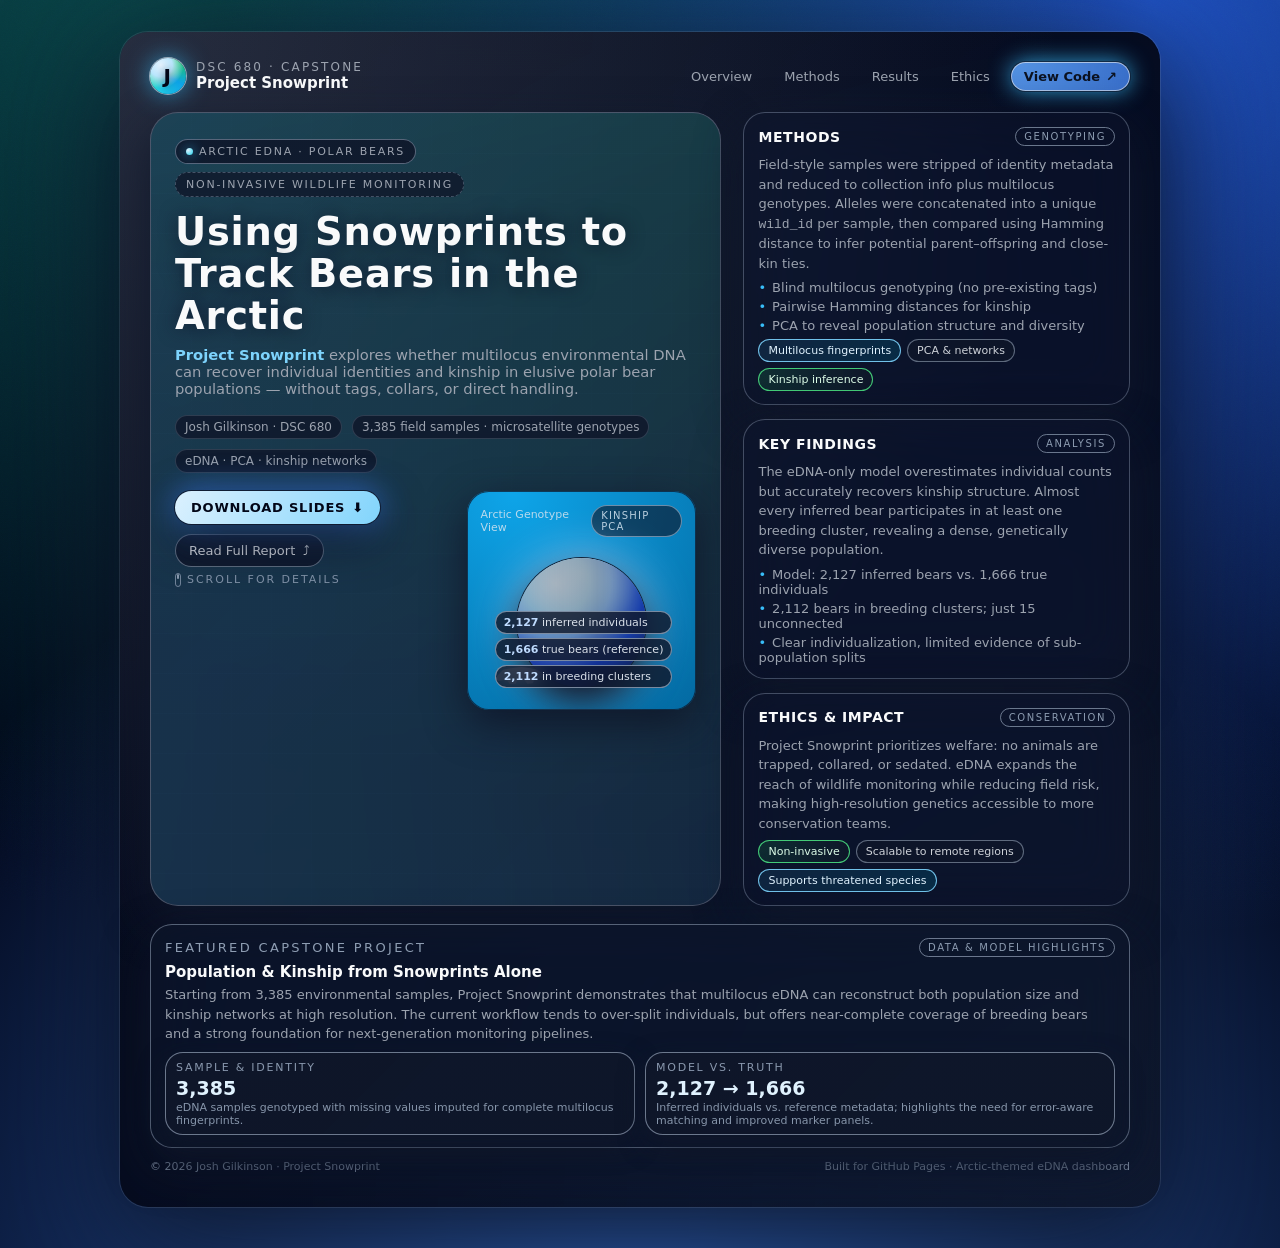
<file: Snowprint.HTML>
<!DOCTYPE html>
<html lang="en">
<head>
  <meta charset="UTF-8" />
  <title>Project Snowprint | Josh Gilkinson</title>
  <meta name="viewport" content="width=device-width, initial-scale=1.0" />
  <style>
    :root {
      --bg: #020617;
      --bg-alt: #020817;
      --glass: rgba(15, 23, 42, 0.65);
      --glass-soft: rgba(15, 23, 42, 0.55);
      --border-soft: rgba(148, 163, 184, 0.4);
      --accent-ice: #7dd3fc;
      --accent-ice-strong: #38bdf8;
      --accent-aurora: #4ade80;
      --accent-aurora-strong: #22c55e;
      --text-main: #e5e7eb;
      --text-soft: #9ca3af;
      --text-strong: #f9fafb;
      --chip-bg: rgba(15, 23, 42, 0.9);
      --shadow-glass: 0 18px 45px rgba(15, 23, 42, 0.9);
      --radius-xl: 22px;
      --radius-xxl: 28px;
      --transition-fast: 200ms ease-out;
      --transition-med: 320ms ease-out;
    }

    * {
      box-sizing: border-box;
      margin: 0;
      padding: 0;
    }

    body {
      font-family: system-ui, -apple-system, BlinkMacSystemFont, "SF Pro Text",
        "Segoe UI", sans-serif;
      background:
        radial-gradient(circle at 10% -10%, rgba(15, 118, 110, 0.6), transparent 55%),
        radial-gradient(circle at 90% 0%, rgba(37, 99, 235, 0.8), transparent 55%),
        radial-gradient(circle at 50% 110%, rgba(59, 130, 246, 0.75), transparent 60%),
        linear-gradient(to bottom, #020617, #020617 40%, #020617);
      color: var(--text-main);
      min-height: 100vh;
      display: flex;
      justify-content: center;
      padding: 32px 18px 42px;
    }

    .noise-overlay {
      pointer-events: none;
      position: fixed;
      inset: 0;
      opacity: 0.14;
      mix-blend-mode: soft-light;
      background-image: url("data:image/svg+xml,%3Csvg xmlns='http://www.w3.org/2000/svg' width='1600' height='900'%3E%3Cfilter id='n'%3E%3CfeTurbulence type='fractalNoise' baseFrequency='1.2' numOctaves='4' stitchTiles='noStitch' /%3E%3C/filter%3E%3Crect width='100%25' height='100%25' filter='url(%23n)' opacity='0.7' /%3E%3C/svg%3E");
      z-index: -1;
    }

    .page {
      max-width: 1040px;
      width: 100%;
      border-radius: var(--radius-xxl);
      background: radial-gradient(circle at top left, rgba(148, 163, 184, 0.25), transparent 60%),
                  radial-gradient(circle at bottom right, rgba(15, 23, 42, 0.9), #020617);
      box-shadow:
        0 0 0 1px rgba(148, 163, 184, 0.18),
        0 32px 120px rgba(15, 23, 42, 0.95);
      padding: 22px 22px 26px;
      backdrop-filter: blur(26px) saturate(140%);
    }

    @media (min-width: 900px) {
      .page {
        padding: 26px 30px 34px;
      }
    }

    header {
      display: flex;
      align-items: center;
      justify-content: space-between;
      gap: 16px;
      margin-bottom: 18px;
    }

    .brand {
      display: flex;
      align-items: center;
      gap: 10px;
    }

    .brand-icon {
      width: 36px;
      height: 36px;
      border-radius: 999px;
      background:
        radial-gradient(circle at 30% 20%, #e5f3ff 0, #bae6fd 30%, transparent 60%),
        conic-gradient(from 210deg, #22d3ee, #4ade80, #22c55e, #0ea5e9, #22d3ee);
      box-shadow:
        0 0 0 1px rgba(226, 232, 240, 0.6),
        0 0 24px rgba(56, 189, 248, 0.7);
      display: flex;
      align-items: center;
      justify-content: center;
      color: #020617;
      font-size: 20px;
      font-weight: 900;
      letter-spacing: 0.08em;
      text-shadow: 0 0 8px rgba(15, 23, 42, 0.6);
    }

    .brand-text {
      display: flex;
      flex-direction: column;
    }

    .brand-text span:first-child {
      font-size: 12px;
      text-transform: uppercase;
      letter-spacing: 0.18em;
      color: var(--text-soft);
    }

    .brand-text span:last-child {
      font-size: 15px;
      font-weight: 600;
      color: var(--text-strong);
    }

    nav {
      display: flex;
      align-items: center;
      gap: 10px;
      font-size: 13px;
    }

    nav a {
      text-decoration: none;
      color: var(--text-soft);
      padding: 6px 10px;
      border-radius: 999px;
      border: 1px solid transparent;
      background: transparent;
      transition: color var(--transition-fast), border-color var(--transition-fast),
                  background var(--transition-fast), transform 120ms ease-out;
      white-space: nowrap;
    }

    nav a:hover {
      color: var(--accent-ice);
      border-color: rgba(148, 163, 184, 0.5);
      background: rgba(15, 23, 42, 0.6);
      transform: translateY(-1px);
    }

    .nav-pill {
      border-radius: 999px;
      padding: 6px 12px;
      background: radial-gradient(circle at 0% 0%, rgba(96, 165, 250, 0.9), rgba(37, 99, 235, 0.7));
      color: #0b1220;
      font-weight: 600;
      border: 1px solid rgba(226, 232, 240, 0.65);
      box-shadow:
        0 0 0 1px rgba(15, 23, 42, 0.65),
        0 0 22px rgba(56, 189, 248, 0.85);
      text-decoration: none;
      display: inline-flex;
      align-items: center;
      gap: 6px;
      font-size: 13px;
      transition: transform var(--transition-fast), box-shadow var(--transition-fast),
                  background-position 180ms ease-out;
      background-size: 200% 200%;
      background-position: 0% 50%;
    }

    .nav-pill:hover {
      transform: translateY(-1px) translateX(0.5px);
      background-position: 100% 50%;
      box-shadow:
        0 0 0 1px rgba(15, 23, 42, 0.8),
        0 0 32px rgba(59, 130, 246, 1);
    }

    main {
      display: grid;
      grid-template-columns: minmax(0, 3fr);
      gap: 18px;
    }

    @media (min-width: 900px) {
      main {
        grid-template-columns: minmax(0, 3.4fr) minmax(0, 2.3fr);
        gap: 22px;
      }
    }

    /* Hero / Left column */
    .hero {
      position: relative;
      border-radius: var(--radius-xxl);
      background: linear-gradient(
          135deg,
          rgba(15, 23, 42, 0.9),
          rgba(15, 23, 42, 0.85)
        );
      padding: 22px 18px 20px;
      overflow: hidden;
      box-shadow: var(--shadow-glass);
      border: 1px solid rgba(148, 163, 184, 0.45);
    }

    @media (min-width: 900px) {
      .hero {
        padding: 26px 24px 24px;
      }
    }

    .hero-aurora {
      position: absolute;
      inset: -120%;
      background:
        radial-gradient(circle at 10% 20%, rgba(56, 189, 248, 0.4), transparent 60%),
        radial-gradient(circle at 80% 0%, rgba(34, 197, 94, 0.45), transparent 55%),
        radial-gradient(circle at 50% 120%, rgba(56, 189, 248, 0.45), transparent 65%);
      opacity: 0.72;
      mix-blend-mode: screen;
      filter: blur(8px);
      animation: driftAurora 38s linear infinite alternate;
    }

    .hero-grid-overlay {
      position: absolute;
      inset: 0;
      background-image: linear-gradient(
          rgba(148, 163, 184, 0.12) 1px,
          transparent 1px
        ),
        linear-gradient(
          90deg,
          rgba(148, 163, 184, 0.08) 1px,
          transparent 1px
        );
      background-size: 40px 40px;
      mix-blend-mode: soft-light;
      opacity: 0.7;
      pointer-events: none;
    }

    @keyframes driftAurora {
      0% {
        transform: translate3d(-6%, 6%, 0) scale(1.1);
      }
      50% {
        transform: translate3d(4%, -4%, 0) scale(1.04);
      }
      100% {
        transform: translate3d(-3%, 4%, 0) scale(1.08);
      }
    }

    .hero-content {
      position: relative;
      z-index: 1;
    }

    .hero-chip-row {
      display: flex;
      flex-wrap: wrap;
      gap: 8px;
      margin-bottom: 14px;
    }

    .chip {
      display: inline-flex;
      align-items: center;
      gap: 6px;
      padding: 5px 10px;
      border-radius: 999px;
      border: 1px solid rgba(148, 163, 184, 0.55);
      background: radial-gradient(circle at 0% 0%, rgba(15, 23, 42, 0.9), rgba(15, 23, 42, 0.9));
      color: var(--text-soft);
      font-size: 11px;
      text-transform: uppercase;
      letter-spacing: 0.16em;
    }

    .chip-dot {
      width: 7px;
      height: 7px;
      border-radius: 999px;
      background: radial-gradient(circle at 30% 30%, #e0f2fe, #22d3ee);
      box-shadow: 0 0 12px rgba(56, 189, 248, 0.9);
    }

    .chip-soft {
      border-style: dashed;
      border-color: rgba(148, 163, 184, 0.4);
      background: rgba(15, 23, 42, 0.8);
    }

    .hero-title {
      font-size: clamp(1.9rem, 3vw, 2.4rem);
      line-height: 1.1;
      font-weight: 750;
      color: var(--text-strong);
      letter-spacing: 0.02em;
      margin-bottom: 8px;
      text-shadow: 0 0 18px rgba(15, 23, 42, 0.8);
    }

    .hero-subtitle {
      font-size: 0.92rem;
      color: var(--text-soft);
      max-width: 37rem;
      margin-bottom: 18px;
    }

    .hero-subtitle strong {
      color: var(--accent-ice);
      font-weight: 600;
    }

    .hero-meta {
      display: flex;
      flex-wrap: wrap;
      gap: 10px;
      margin-bottom: 18px;
      font-size: 12px;
      color: var(--text-soft);
    }

    .hero-meta span {
      padding: 4px 9px;
      border-radius: 999px;
      background: rgba(15, 23, 42, 0.82);
      border: 1px solid rgba(51, 65, 85, 0.9);
    }

    @media (min-width: 900px) {
      .hero-main-grid {
        display: grid;
        grid-template-columns: minmax(0, 2.5fr) minmax(0, 2.1fr);
        gap: 18px;
        align-items: flex-start;
      }
    }

    .hero-left {
      margin-bottom: 16px;
    }

    .hero-actions {
      display: flex;
      flex-wrap: wrap;
      gap: 10px;
      margin-bottom: 6px;
    }

    .btn-primary {
      position: relative;
      border: none;
      outline: none;
      cursor: pointer;
      padding: 9px 16px;
      border-radius: 999px;
      font-size: 13px;
      font-weight: 600;
      letter-spacing: 0.06em;
      text-transform: uppercase;
      display: inline-flex;
      align-items: center;
      gap: 7px;
      color: #020617;
      background:
        linear-gradient(120deg, #e0f2fe, #7dd3fc, #4ade80);
      box-shadow:
        0 0 0 1px rgba(15, 23, 42, 0.85),
        0 16px 45px rgba(15, 23, 42, 0.9),
        0 0 32px rgba(59, 130, 246, 0.85);
      transition: transform var(--transition-fast),
                  box-shadow var(--transition-fast),
                  background-position 220ms ease-out;
      background-size: 220% 220%;
      background-position: 0% 50%;
      text-decoration: none;
    }

    .btn-primary:hover {
      transform: translateY(-1.5px);
      background-position: 100% 50%;
      box-shadow:
        0 0 0 1px rgba(15, 23, 42, 0.9),
        0 20px 60px rgba(15, 23, 42, 1),
        0 0 42px rgba(59, 130, 246, 1);
    }

    .btn-ghost {
      border-radius: 999px;
      padding: 8px 13px;
      border: 1px solid rgba(148, 163, 184, 0.6);
      background: rgba(15, 23, 42, 0.86);
      color: var(--text-main);
      font-size: 13px;
      display: inline-flex;
      align-items: center;
      gap: 8px;
      cursor: pointer;
      text-decoration: none;
      transition: border-color var(--transition-fast),
                  background var(--transition-fast),
                  color var(--transition-fast),
                  transform 120ms ease-out;
    }

    .btn-ghost:hover {
      border-color: rgba(148, 163, 184, 1);
      background: rgba(15, 23, 42, 0.98);
      transform: translateY(-1px);
    }

    .scroll-indicator {
      display: flex;
      align-items: center;
      gap: 6px;
      font-size: 11px;
      margin-top: 6px;
      color: rgba(148, 163, 184, 0.85);
      text-transform: uppercase;
      letter-spacing: 0.18em;
    }

    .scroll-indicator-dot {
      width: 6px;
      height: 14px;
      border-radius: 999px;
      border: 1px solid rgba(148, 163, 184, 0.7);
      position: relative;
      overflow: hidden;
    }

    .scroll-indicator-dot::after {
      content: "";
      position: absolute;
      left: 50%;
      width: 2px;
      height: 5px;
      border-radius: 999px;
      background: rgba(148, 163, 184, 0.9);
      transform: translateX(-50%);
      animation: scrollDot 1300ms ease-in-out infinite;
    }

    @keyframes scrollDot {
      0% {
        top: 3px;
        opacity: 0;
      }
      20% {
        top: 3px;
        opacity: 1;
      }
      100% {
        top: 8px;
        opacity: 0;
      }
    }

    /* Hero right: arctic viz */
    .hero-right {
      position: relative;
      border-radius: var(--radius-xl);
      background: radial-gradient(circle at 20% 0%, #0ea5e9, #0369a1);
      overflow: hidden;
      min-height: 170px;
      padding: 14px 14px 12px;
      box-shadow:
        inset 0 0 0 1px rgba(15, 23, 42, 0.75),
        0 14px 40px rgba(15, 23, 42, 0.95);
    }

    .hero-right-header {
      display: flex;
      justify-content: space-between;
      align-items: center;
      font-size: 11px;
      color: rgba(226, 232, 240, 0.9);
      margin-bottom: 10px;
    }

    .hero-right-header span {
      opacity: 0.9;
    }

    .hero-right-chip {
      padding: 4px 9px;
      border-radius: 999px;
      background: rgba(15, 23, 42, 0.7);
      border: 1px solid rgba(148, 163, 184, 0.8);
      font-size: 10px;
      letter-spacing: 0.12em;
      text-transform: uppercase;
    }

    .globe-wrapper {
      position: relative;
      width: 100%;
      aspect-ratio: 4 / 3;
      display: flex;
      align-items: center;
      justify-content: center;
    }

    .globe {
      position: relative;
      width: 64%;
      aspect-ratio: 1 / 1;
      border-radius: 50%;
      background:
        radial-gradient(circle at 30% 20%, #e0f2fe, #bae6fd 24%, #93c5fd 40%, #1d4ed8 65%, #0b1120 100%);
      box-shadow:
        0 0 0 1px rgba(15, 23, 42, 0.9),
        0 18px 35px rgba(15, 23, 42, 1),
        0 0 50px rgba(191, 219, 254, 0.8);
      overflow: hidden;
      transform-style: preserve-3d;
      animation: spinGlobe 22s linear infinite;
    }

    .globe::before {
      content: "";
      position: absolute;
      inset: 0;
      background:
        radial-gradient(circle at 50% 12%, rgba(248, 250, 252, 0.95), transparent 45%),
        radial-gradient(circle at 10% 70%, rgba(15, 23, 42, 0.45), transparent 60%);
      mix-blend-mode: soft-light;
    }

    .globe::after {
      content: "";
      position: absolute;
      inset: -10%;
      background-position: 0 0;
      background-size: 300% 100%;
      background-repeat: repeat-x;
      background-image: linear-gradient(
        to right,
        rgba(15, 23, 42, 0.25) 0%,
        rgba(15, 23, 42, 0.4) 20%,
        rgba(15, 23, 42, 0.15) 40%,
        rgba(15, 23, 42, 0.45) 60%,
        rgba(15, 23, 42, 0.3) 80%,
        rgba(15, 23, 42, 0.4) 100%
      );
      opacity: 0.9;
      animation: driftIce 34s linear infinite;
      mix-blend-mode: multiply;
    }

    @keyframes spinGlobe {
      0% {
        transform: rotateZ(0deg) rotateY(18deg);
      }
      100% {
        transform: rotateZ(360deg) rotateY(18deg);
      }
    }

    @keyframes driftIce {
      0% {
        background-position: 0 0;
      }
      100% {
        background-position: -300% 0;
      }
    }

    .bear-silhouette {
      position: absolute;
      bottom: 8%;
      left: 6%;
      width: 26%;
      height: 18%;
      background: radial-gradient(circle at 10% 10%, #e5e7eb, #cbd5f5);
      clip-path: polygon(
        5% 70%, 20% 40%, 35% 35%, 55% 30%, 72% 35%,
        84% 40%, 92% 50%, 98% 70%, 90% 72%, 82% 70%,
        76% 90%, 66% 92%, 60% 76%, 48% 74%, 44% 92%,
        32% 92%, 28% 80%, 20% 78%, 10% 82%
      );
      filter: drop-shadow(0 6px 6px rgba(15, 23, 42, 0.65));
      opacity: 0.98;
    }

    .hero-stat-row {
      position: absolute;
      right: 10px;
      bottom: 10px;
      display: flex;
      flex-direction: column;
      gap: 4px;
      font-size: 11px;
      color: rgba(226, 232, 240, 0.96);
    }

    .hero-stat {
      padding: 4px 8px;
      border-radius: 999px;
      background: rgba(15, 23, 42, 0.8);
      border: 1px solid rgba(148, 163, 184, 0.8);
      backdrop-filter: blur(8px);
    }

    .hero-stat strong {
      color: #bfdbfe;
      font-weight: 600;
    }

    /* Right column cards */
    .side-column {
      display: flex;
      flex-direction: column;
      gap: 14px;
    }

    .card {
      border-radius: var(--radius-xl);
      background: var(--glass-soft);
      box-shadow: var(--shadow-glass);
      border: 1px solid var(--border-soft);
      padding: 14px 14px 13px;
      backdrop-filter: blur(26px) saturate(160%);
    }

    .card-header {
      display: flex;
      justify-content: space-between;
      align-items: center;
      margin-bottom: 9px;
      gap: 10px;
    }

    .card-title {
      font-size: 14px;
      font-weight: 600;
      color: var(--text-strong);
      letter-spacing: 0.04em;
      text-transform: uppercase;
    }

    .card-tag {
      border-radius: 999px;
      padding: 3px 8px;
      font-size: 10px;
      text-transform: uppercase;
      letter-spacing: 0.16em;
      border: 1px solid rgba(148, 163, 184, 0.7);
      color: rgba(148, 163, 184, 0.95);
    }

    .card p {
      font-size: 13px;
      color: var(--text-soft);
      line-height: 1.5;
      margin-bottom: 7px;
    }

    .pill-row {
      display: flex;
      flex-wrap: wrap;
      gap: 6px;
      margin-top: 6px;
    }

    .pill {
      font-size: 11px;
      padding: 4px 9px;
      border-radius: 999px;
      border: 1px solid rgba(148, 163, 184, 0.6);
      color: rgba(209, 213, 219, 0.98);
      background: rgba(15, 23, 42, 0.9);
    }

    .pill-ice {
      border-color: rgba(125, 211, 252, 0.9);
      color: #e0f2fe;
      background: linear-gradient(
        135deg,
        rgba(56, 189, 248, 0.1),
        rgba(8, 47, 73, 0.9)
      );
    }

    .pill-aurora {
      border-color: rgba(74, 222, 128, 0.9);
      color: #dcfce7;
      background: radial-gradient(circle at 0 0, rgba(34, 197, 94, 0.15), rgba(15, 23, 42, 0.98));
    }

    .card-list {
      list-style: none;
      font-size: 13px;
      color: var(--text-soft);
      display: grid;
      gap: 4px;
      margin-top: 4px;
    }

    .card-list li::before {
      content: "•";
      margin-right: 6px;
      color: var(--accent-ice-strong);
    }

    /* Featured project section under hero */
    .section {
      margin-top: 18px;
      border-radius: var(--radius-xl);
      background: var(--glass);
      padding: 13px 14px 12px;
      border: 1px solid rgba(148, 163, 184, 0.55);
      box-shadow: var(--shadow-glass);
      backdrop-filter: blur(24px) saturate(160%);
    }

    .section-header {
      display: flex;
      justify-content: space-between;
      align-items: center;
      margin-bottom: 6px;
      gap: 10px;
    }

    .section-title {
      font-size: 13px;
      text-transform: uppercase;
      letter-spacing: 0.18em;
      color: rgba(148, 163, 184, 0.96);
    }

    .section h3 {
      font-size: 15px;
      color: var(--text-strong);
      margin-bottom: 4px;
      font-weight: 600;
    }

    .section p {
      font-size: 13px;
      color: var(--text-soft);
      line-height: 1.5;
      margin-bottom: 7px;
    }

    .section-grid {
      display: grid;
      grid-template-columns: repeat(2, minmax(0, 1fr));
      gap: 10px;
      margin-top: 8px;
    }

    @media (max-width: 640px) {
      .section-grid {
        grid-template-columns: minmax(0, 1fr);
      }
    }

    .metric-card {
      border-radius: 18px;
      padding: 8px 10px 7px;
      background: linear-gradient(
        135deg,
        rgba(15, 23, 42, 0.96),
        rgba(15, 23, 42, 0.9)
      );
      border: 1px solid rgba(148, 163, 184, 0.7);
      box-shadow: 0 10px 26px rgba(15, 23, 42, 0.9);
    }

    .metric-label {
      font-size: 11px;
      color: rgba(148, 163, 184, 0.92);
      text-transform: uppercase;
      letter-spacing: 0.16em;
      margin-bottom: 3px;
    }

    .metric-value {
      font-size: 19px;
      font-weight: 700;
      color: #e0f2fe;
      margin-bottom: 2px;
    }

    .metric-caption {
      font-size: 11px;
      color: rgba(148, 163, 184, 0.9);
    }

    footer {
      margin-top: 12px;
      font-size: 11px;
      color: rgba(148, 163, 184, 0.9);
      display: flex;
      justify-content: space-between;
      flex-wrap: wrap;
      gap: 8px;
    }

    footer a {
      color: rgba(148, 163, 184, 0.9);
      text-decoration: none;
      border-bottom: 1px dashed transparent;
      transition: border-color var(--transition-fast), color var(--transition-fast);
    }

    footer a:hover {
      border-color: rgba(148, 163, 184, 0.9);
      color: var(--accent-ice);
    }
  </style>
</head>
<body>
  <div class="noise-overlay"></div>

  <div class="page">
    <header>
      <div class="brand">
        <div class="brand-icon">J</div>
        <div class="brand-text">
          <span>DSC 680 · capstone</span>
          <span>Project Snowprint</span>
        </div>
      </div>
      <nav>
        <a href="#overview">Overview</a>
        <a href="#methods">Methods</a>
        <a href="#results">Results</a>
        <a href="#ethics">Ethics</a>
        <!-- Update hrefs to point to your actual GitHub repos or files -->
        <a class="nav-pill" href="https://github.com/jgilkinson" target="_blank" rel="noopener">
          <span>View Code</span> <span>↗</span>
        </a>
      </nav>
    </header>

    <main>
      <!-- LEFT / HERO -->
      <section class="hero" id="overview">
        <div class="hero-aurora"></div>
        <div class="hero-grid-overlay"></div>

        <div class="hero-content">
          <div class="hero-chip-row">
            <div class="chip">
              <span class="chip-dot"></span>
              <span>Arctic eDNA · Polar Bears</span>
            </div>
            <div class="chip chip-soft">
              <span>Non-invasive wildlife monitoring</span>
            </div>
          </div>

          <h1 class="hero-title">Using Snowprints to Track Bears in the Arctic</h1>
          <p class="hero-subtitle">
            <strong>Project Snowprint</strong> explores whether multilocus environmental DNA
            can recover individual identities and kinship in elusive polar bear populations&nbsp;—
            without tags, collars, or direct handling.
          </p>

          <div class="hero-meta">
            <span>Josh Gilkinson · DSC 680</span>
            <span>3,385 field samples · microsatellite genotypes</span>
            <span>eDNA · PCA · kinship networks</span>
          </div>

          <div class="hero-main-grid">
            <div class="hero-left">
              <div class="hero-actions">
                <!-- Replace these hrefs with actual file links in your repo if you want -->
                <a class="btn-primary" href="#" target="_blank">
                  <span>Download Slides</span>
                  <span>⬇</span>
                </a>
                <a class="btn-ghost" href="#" target="_blank">
                  <span>Read Full Report</span>
                  <span>⤴</span>
                </a>
              </div>
              <div class="scroll-indicator">
                <div class="scroll-indicator-dot"></div>
                <span>Scroll for details</span>
              </div>
            </div>

            <div class="hero-right">
              <div class="hero-right-header">
                <span>Arctic Genotype View</span>
                <span class="hero-right-chip">Kinship PCA</span>
              </div>
              <div class="globe-wrapper">
                <div class="globe"></div>
                <div class="bear-silhouette"></div>
                <div class="hero-stat-row">
                  <div class="hero-stat">
                    <strong>2,127</strong> inferred individuals
                  </div>
                  <div class="hero-stat">
                    <strong>1,666</strong> true bears (reference)
                  </div>
                  <div class="hero-stat">
                    <strong>2,112</strong> in breeding clusters
                  </div>
                </div>
              </div>
            </div>
          </div>
        </div>
      </section>

      <!-- RIGHT / INFO CARDS -->
      <aside class="side-column">
        <section class="card" id="methods">
          <div class="card-header">
            <div class="card-title">Methods</div>
            <div class="card-tag">Genotyping</div>
          </div>
          <p>
            Field-style samples were stripped of identity metadata and reduced to
            collection info plus multilocus genotypes. Alleles were concatenated into a
            unique <code>wild_id</code> per sample, then compared using Hamming distance
            to infer potential parent–offspring and close-kin ties.
          </p>
          <ul class="card-list">
            <li>Blind multilocus genotyping (no pre-existing tags)</li>
            <li>Pairwise Hamming distances for kinship</li>
            <li>PCA to reveal population structure and diversity</li>
          </ul>
          <div class="pill-row">
            <span class="pill pill-ice">Multilocus fingerprints</span>
            <span class="pill">PCA &amp; networks</span>
            <span class="pill pill-aurora">Kinship inference</span>
          </div>
        </section>

        <section class="card" id="results">
          <div class="card-header">
            <div class="card-title">Key Findings</div>
            <div class="card-tag">Analysis</div>
          </div>
          <p>
            The eDNA-only model overestimates individual counts but accurately recovers
            kinship structure. Almost every inferred bear participates in at least one
            breeding cluster, revealing a dense, genetically diverse population.
          </p>
          <ul class="card-list">
            <li>Model: 2,127 inferred bears vs. 1,666 true individuals</li>
            <li>2,112 bears in breeding clusters; just 15 unconnected</li>
            <li>Clear individualization, limited evidence of sub-population splits</li>
          </ul>
        </section>

        <section class="card" id="ethics">
          <div class="card-header">
            <div class="card-title">Ethics & Impact</div>
            <div class="card-tag">Conservation</div>
          </div>
          <p>
            Project Snowprint prioritizes welfare: no animals are trapped, collared,
            or sedated. eDNA expands the reach of wildlife monitoring while reducing
            field risk, making high-resolution genetics accessible to more conservation
            teams.
          </p>
          <div class="pill-row">
            <span class="pill pill-aurora">Non-invasive</span>
            <span class="pill">Scalable to remote regions</span>
            <span class="pill pill-ice">Supports threatened species</span>
          </div>
        </section>
      </aside>
    </main>

    <!-- FEATURED PROJECT SECTION -->
    <section class="section">
      <div class="section-header">
        <div class="section-title">Featured capstone project</div>
        <div class="card-tag">Data &amp; model highlights</div>
      </div>
      <h3>Population &amp; Kinship from Snowprints Alone</h3>
      <p>
        Starting from 3,385 environmental samples, Project Snowprint demonstrates that
        multilocus eDNA can reconstruct both population size and kinship networks at
        high resolution. The current workflow tends to over-split individuals, but offers
        near-complete coverage of breeding bears and a strong foundation for
        next-generation monitoring pipelines.
      </p>

      <div class="section-grid">
        <div class="metric-card">
          <div class="metric-label">Sample &amp; identity</div>
          <div class="metric-value">3,385</div>
          <div class="metric-caption">
            eDNA samples genotyped with missing values imputed for complete
            multilocus fingerprints.
          </div>
        </div>
        <div class="metric-card">
          <div class="metric-label">Model vs. truth</div>
          <div class="metric-value">2,127 → 1,666</div>
          <div class="metric-caption">
            Inferred individuals vs. reference metadata; highlights the need for
            error-aware matching and improved marker panels.
          </div>
        </div>
      </div>
    </section>

    <footer>
      <span>
        © <span id="year"></span> Josh Gilkinson · Project Snowprint
      </span>
      <span>
        Built for GitHub Pages · Arctic-themed eDNA dashboard
      </span>
    </footer>
  </div>

  <!-- Tiny inline script only to set the year; safe to remove if you want pure HTML/CSS -->
  <script>
    document.getElementById("year").textContent = new Date().getFullYear();
  </script>
</body>
</html>
</file>
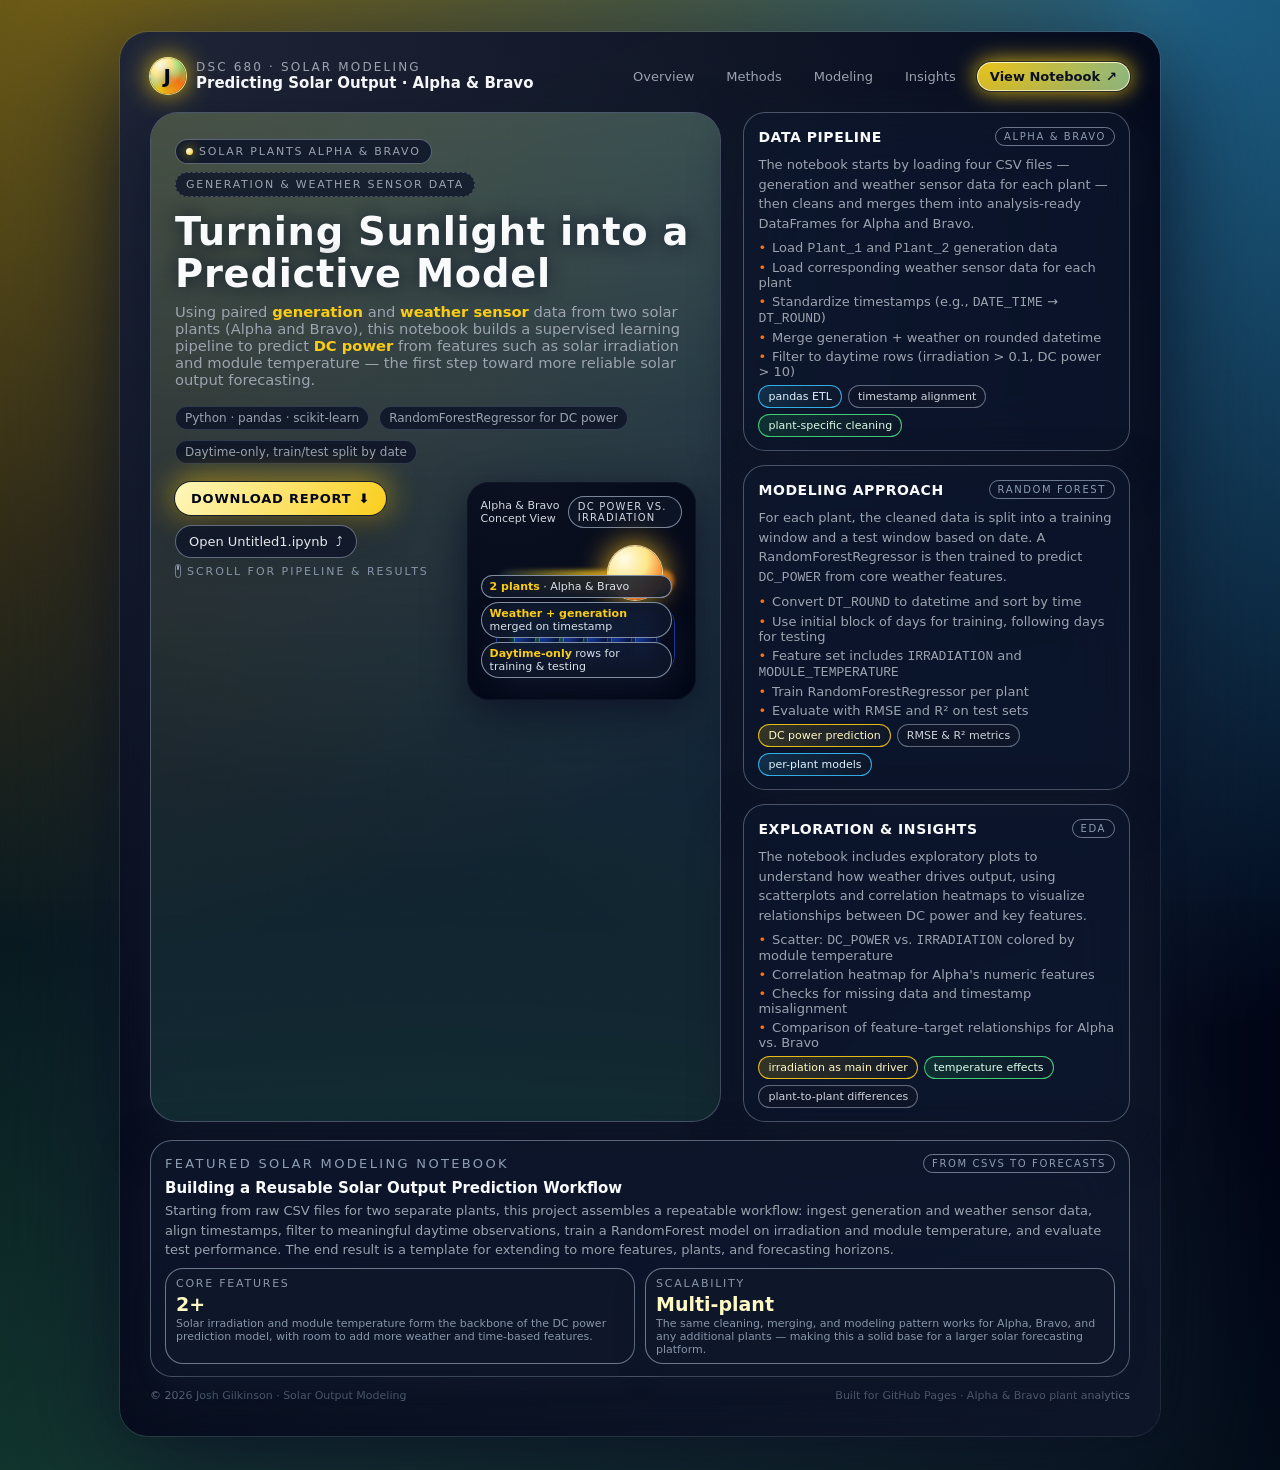
<file: Solar.html>
<!DOCTYPE html>
<html lang="en">
<head>
  <meta charset="UTF-8" />
  <title>Predicting Solar Output | Alpha &amp; Bravo Plants</title>
  <meta name="viewport" content="width=device-width, initial-scale=1.0" />
  <style>
    :root {
      --bg: #020617;
      --glass: rgba(15, 23, 42, 0.75);
      --glass-soft: rgba(15, 23, 42, 0.65);
      --border-soft: rgba(148, 163, 184, 0.45);
      --accent-sun: #facc15;
      --accent-sun-strong: #f97316;
      --accent-sky: #38bdf8;
      --accent-lime: #4ade80;
      --text-main: #e5e7eb;
      --text-soft: #9ca3af;
      --text-strong: #f9fafb;
      --shadow-glass: 0 18px 48px rgba(15, 23, 42, 0.98);
      --radius-xl: 22px;
      --radius-xxl: 28px;
      --transition-fast: 200ms ease-out;
    }

    * {
      box-sizing: border-box;
      margin: 0;
      padding: 0;
    }

    body {
      font-family: system-ui, -apple-system, BlinkMacSystemFont, "SF Pro Text",
        "Segoe UI", sans-serif;
      min-height: 100vh;
      display: flex;
      justify-content: center;
      padding: 32px 18px 42px;
      color: var(--text-main);
      background:
        radial-gradient(circle at 10% -10%, rgba(250, 204, 21, 0.5), transparent 55%),
        radial-gradient(circle at 90% 0%, rgba(56, 189, 248, 0.5), transparent 55%),
        radial-gradient(circle at 15% 120%, rgba(74, 222, 128, 0.3), transparent 60%),
        linear-gradient(to bottom, #020617, #020617 40%, #020617);
    }

    .noise-overlay {
      pointer-events: none;
      position: fixed;
      inset: 0;
      opacity: 0.16;
      mix-blend-mode: soft-light;
      background-image: url("data:image/svg+xml,%3Csvg xmlns='http://www.w3.org/2000/svg' width='1600' height='900'%3E%3Cfilter id='n'%3E%3CfeTurbulence type='fractalNoise' baseFrequency='0.9' numOctaves='4' stitchTiles='noStitch' /%3E%3C/filter%3E%3Crect width='100%25' height='100%25' filter='url(%23n)' opacity='0.7' /%3E%3C/svg%3E");
      z-index: -1;
    }

    .page {
      max-width: 1040px;
      width: 100%;
      border-radius: var(--radius-xxl);
      background:
        radial-gradient(circle at top left, rgba(148, 163, 184, 0.2), transparent 60%),
        radial-gradient(circle at bottom right, rgba(15, 23, 42, 0.96), #020617);
      box-shadow:
        0 0 0 1px rgba(148, 163, 184, 0.18),
        0 32px 120px rgba(15, 23, 42, 1);
      padding: 22px 22px 26px;
      backdrop-filter: blur(26px) saturate(140%);
    }

    @media (min-width: 900px) {
      .page {
        padding: 26px 30px 34px;
      }
    }

    header {
      display: flex;
      align-items: center;
      justify-content: space-between;
      gap: 16px;
      margin-bottom: 18px;
    }

    .brand {
      display: flex;
      align-items: center;
      gap: 10px;
    }

    .brand-icon {
      width: 36px;
      height: 36px;
      border-radius: 999px;
      background:
        radial-gradient(circle at 30% 20%, #fefce8 0, #fde68a 28%, transparent 60%),
        conic-gradient(from 210deg, #facc15, #38bdf8, #4ade80, #f97316, #facc15);
      box-shadow:
        0 0 0 1px rgba(254, 240, 138, 0.9),
        0 0 26px rgba(250, 204, 21, 0.95);
      display: flex;
      align-items: center;
      justify-content: center;
      color: #020617;
      font-size: 20px;
      font-weight: 900;
      letter-spacing: 0.08em;
      text-shadow: 0 0 8px rgba(15, 23, 42, 0.6);
    }

    .brand-text {
      display: flex;
      flex-direction: column;
    }

    .brand-text span:first-child {
      font-size: 12px;
      text-transform: uppercase;
      letter-spacing: 0.18em;
      color: var(--text-soft);
    }

    .brand-text span:last-child {
      font-size: 15px;
      font-weight: 600;
      color: var(--text-strong);
    }

    nav {
      display: flex;
      align-items: center;
      gap: 10px;
      font-size: 13px;
    }

    nav a {
      text-decoration: none;
      color: var(--text-soft);
      padding: 6px 10px;
      border-radius: 999px;
      border: 1px solid transparent;
      background: transparent;
      transition: color var(--transition-fast), border-color var(--transition-fast),
                  background var(--transition-fast), transform 120ms ease-out;
      white-space: nowrap;
    }

    nav a:hover {
      color: var(--accent-sky);
      border-color: rgba(148, 163, 184, 0.5);
      background: rgba(15, 23, 42, 0.6);
      transform: translateY(-1px);
    }

    .nav-pill {
      border-radius: 999px;
      padding: 6px 12px;
      background: radial-gradient(circle at 0% 0%, rgba(250, 204, 21, 0.95), rgba(56, 189, 248, 0.9));
      color: #0b1120;
      font-weight: 600;
      border: 1px solid rgba(254, 249, 195, 0.9);
      box-shadow:
        0 0 0 1px rgba(15, 23, 42, 0.7),
        0 0 22px rgba(250, 204, 21, 0.95);
      text-decoration: none;
      display: inline-flex;
      align-items: center;
      gap: 6px;
      font-size: 13px;
      transition: transform var(--transition-fast), box-shadow var(--transition-fast),
                  background-position 180ms ease-out;
      background-size: 200% 200%;
      background-position: 0% 50%;
    }

    .nav-pill:hover {
      transform: translateY(-1px) translateX(0.5px);
      background-position: 100% 50%;
      box-shadow:
        0 0 0 1px rgba(15, 23, 42, 0.8),
        0 0 32px rgba(250, 204, 21, 1);
    }

    main {
      display: grid;
      grid-template-columns: minmax(0, 3fr);
      gap: 18px;
    }

    @media (min-width: 900px) {
      main {
        grid-template-columns: minmax(0, 3.4fr) minmax(0, 2.3fr);
        gap: 22px;
      }
    }

    /* HERO */

    .hero {
      position: relative;
      border-radius: var(--radius-xxl);
      background: linear-gradient(
          135deg,
          rgba(15, 23, 42, 0.95),
          rgba(15, 23, 42, 0.9)
        );
      padding: 22px 18px 20px;
      overflow: hidden;
      box-shadow: var(--shadow-glass);
      border: 1px solid rgba(148, 163, 184, 0.45);
    }

    @media (min-width: 900px) {
      .hero {
        padding: 26px 24px 24px;
      }
    }

    .hero-sunbeams {
      position: absolute;
      inset: -120%;
      background:
        radial-gradient(circle at 15% 0%, rgba(250, 204, 21, 0.6), transparent 55%),
        radial-gradient(circle at 85% 0%, rgba(56, 189, 248, 0.6), transparent 55%),
        radial-gradient(circle at 50% 120%, rgba(34, 197, 94, 0.5), transparent 60%);
      opacity: 0.9;
      mix-blend-mode: screen;
      filter: blur(8px);
      animation: driftSun 32s linear infinite alternate;
    }

    .hero-grid-overlay {
      position: absolute;
      inset: 0;
      background-image: linear-gradient(
          rgba(148, 163, 184, 0.12) 1px,
          transparent 1px
        ),
        linear-gradient(
          90deg,
          rgba(148, 163, 184, 0.08) 1px,
          transparent 1px
        );
      background-size: 40px 40px;
      mix-blend-mode: soft-light;
      opacity: 0.7;
      pointer-events: none;
    }

    @keyframes driftSun {
      0% { transform: translate3d(-4%, 4%, 0) scale(1.04); }
      50% { transform: translate3d(4%, -3%, 0) scale(1.0); }
      100% { transform: translate3d(-3%, 3%, 0) scale(1.06); }
    }

    .hero-content {
      position: relative;
      z-index: 1;
    }

    .hero-chip-row {
      display: flex;
      flex-wrap: wrap;
      gap: 8px;
      margin-bottom: 14px;
    }

    .chip {
      display: inline-flex;
      align-items: center;
      gap: 6px;
      padding: 5px 10px;
      border-radius: 999px;
      border: 1px solid rgba(148, 163, 184, 0.55);
      background: radial-gradient(circle at 0% 0%, rgba(15, 23, 42, 0.95), rgba(15, 23, 42, 0.9));
      color: var(--text-soft);
      font-size: 11px;
      text-transform: uppercase;
      letter-spacing: 0.16em;
    }

    .chip-dot {
      width: 7px;
      height: 7px;
      border-radius: 999px;
      background: radial-gradient(circle at 30% 30%, #fefce8, #facc15);
      box-shadow: 0 0 12px rgba(250, 204, 21, 0.95);
    }

    .chip-soft {
      border-style: dashed;
      border-color: rgba(148, 163, 184, 0.4);
      background: rgba(15, 23, 42, 0.82);
    }

    .hero-title {
      font-size: clamp(1.9rem, 3vw, 2.4rem);
      line-height: 1.1;
      font-weight: 750;
      color: var(--text-strong);
      letter-spacing: 0.02em;
      margin-bottom: 8px;
      text-shadow: 0 0 18px rgba(15, 23, 42, 0.9);
    }

    .hero-subtitle {
      font-size: 0.92rem;
      color: var(--text-soft);
      max-width: 37rem;
      margin-bottom: 18px;
    }

    .hero-subtitle strong {
      color: var(--accent-sun);
      font-weight: 600;
    }

    .hero-meta {
      display: flex;
      flex-wrap: wrap;
      gap: 10px;
      margin-bottom: 18px;
      font-size: 12px;
      color: var(--text-soft);
    }

    .hero-meta span {
      padding: 4px 9px;
      border-radius: 999px;
      background: rgba(15, 23, 42, 0.9);
      border: 1px solid rgba(51, 65, 85, 0.9);
    }

    @media (min-width: 900px) {
      .hero-main-grid {
        display: grid;
        grid-template-columns: minmax(0, 2.5fr) minmax(0, 2.1fr);
        gap: 18px;
        align-items: flex-start;
      }
    }

    .hero-left {
      margin-bottom: 16px;
    }

    .hero-actions {
      display: flex;
      flex-wrap: wrap;
      gap: 10px;
      margin-bottom: 6px;
    }

    .btn-primary {
      border: none;
      outline: none;
      cursor: pointer;
      padding: 9px 16px;
      border-radius: 999px;
      font-size: 13px;
      font-weight: 600;
      letter-spacing: 0.06em;
      text-transform: uppercase;
      display: inline-flex;
      align-items: center;
      gap: 7px;
      color: #020617;
      background:
        linear-gradient(120deg, #fef9c3, #facc15, #38bdf8);
      box-shadow:
        0 0 0 1px rgba(15, 23, 42, 0.85),
        0 16px 45px rgba(15, 23, 42, 0.9),
        0 0 32px rgba(250, 204, 21, 0.9);
      transition: transform var(--transition-fast),
                  box-shadow var(--transition-fast),
                  background-position 220ms ease-out;
      background-size: 220% 220%;
      background-position: 0% 50%;
      text-decoration: none;
    }

    .btn-primary:hover {
      transform: translateY(-1.5px);
      background-position: 100% 50%;
      box-shadow:
        0 0 0 1px rgba(15, 23, 42, 0.9),
        0 20px 60px rgba(15, 23, 42, 1),
        0 0 42px rgba(250, 204, 21, 1);
    }

    .btn-ghost {
      border-radius: 999px;
      padding: 8px 13px;
      border: 1px solid rgba(148, 163, 184, 0.6);
      background: rgba(15, 23, 42, 0.88);
      color: var(--text-main);
      font-size: 13px;
      display: inline-flex;
      align-items: center;
      gap: 8px;
      cursor: pointer;
      text-decoration: none;
      transition: border-color var(--transition-fast),
                  background var(--transition-fast),
                  color var(--transition-fast),
                  transform 120ms ease-out;
    }

    .btn-ghost:hover {
      border-color: rgba(148, 163, 184, 1);
      background: rgba(15, 23, 42, 0.98);
      transform: translateY(-1px);
    }

    .scroll-indicator {
      display: flex;
      align-items: center;
      gap: 6px;
      font-size: 11px;
      margin-top: 6px;
      color: rgba(148, 163, 184, 0.88);
      text-transform: uppercase;
      letter-spacing: 0.18em;
    }

    .scroll-indicator-dot {
      width: 6px;
      height: 14px;
      border-radius: 999px;
      border: 1px solid rgba(148, 163, 184, 0.7);
      position: relative;
      overflow: hidden;
    }

    .scroll-indicator-dot::after {
      content: "";
      position: absolute;
      left: 50%;
      width: 2px;
      height: 5px;
      border-radius: 999px;
      background: rgba(148, 163, 184, 0.95);
      transform: translateX(-50%);
      animation: scrollDot 1300ms ease-in-out infinite;
    }

    @keyframes scrollDot {
      0% { top: 3px; opacity: 0; }
      20% { top: 3px; opacity: 1; }
      100% { top: 8px; opacity: 0; }
    }

    /* SOLAR PANEL VIZ */

    .hero-right {
      position: relative;
      border-radius: var(--radius-xl);
      background: radial-gradient(circle at 20% 0%, #0b1120, #020617);
      overflow: hidden;
      min-height: 170px;
      padding: 14px 14px 12px;
      box-shadow:
        inset 0 0 0 1px rgba(15, 23, 42, 0.9),
        0 14px 40px rgba(15, 23, 42, 1);
    }

    .hero-right-header {
      display: flex;
      justify-content: space-between;
      align-items: center;
      font-size: 11px;
      color: rgba(226, 232, 240, 0.92);
      margin-bottom: 8px;
    }

    .hero-right-chip {
      padding: 4px 9px;
      border-radius: 999px;
      background: rgba(15, 23, 42, 0.7);
      border: 1px solid rgba(148, 163, 184, 0.8);
      font-size: 10px;
      letter-spacing: 0.12em;
      text-transform: uppercase;
    }

    .panel-wrapper {
      position: relative;
      width: 100%;
      aspect-ratio: 4 / 3;
      display: flex;
      align-items: center;
      justify-content: center;
    }

    .sun-orbit {
      position: absolute;
      top: 6%;
      right: 10%;
      width: 54px;
      height: 54px;
      border-radius: 999px;
      background:
        radial-gradient(circle at 30% 25%, #fefce8, #fde68a 42%, #f97316 80%);
      box-shadow:
        0 0 0 1px rgba(253, 224, 171, 0.9),
        0 0 30px rgba(251, 191, 36, 1);
    }

    .panel-base {
      position: absolute;
      bottom: 10%;
      left: 8%;
      right: 4%;
      height: 44%;
      border-radius: 18px;
      background: linear-gradient(160deg, #0f172a, #020617);
      box-shadow:
        0 0 0 1px rgba(30, 64, 175, 0.8),
        0 14px 30px rgba(15, 23, 42, 1);
      overflow: hidden;
    }

    .panel-grid {
      position: absolute;
      inset: 12% 10% 18% 10%;
      display: grid;
      grid-template-columns: repeat(6, 1fr);
      grid-template-rows: repeat(3, 1fr);
      gap: 3px;
    }

    .cell {
      border-radius: 4px;
      background: radial-gradient(circle at 0 0, #1d4ed8, #020617);
      box-shadow:
        inset 0 0 0 1px rgba(129, 140, 248, 0.4),
        0 0 10px rgba(37, 99, 235, 0.5);
    }

    .cell.alpha {
      box-shadow:
        inset 0 0 0 1px rgba(52, 211, 153, 0.5),
        0 0 10px rgba(52, 211, 153, 0.6);
    }

    .panel-stand {
      position: absolute;
      bottom: 0;
      left: 14%;
      right: 14%;
      height: 18%;
      background: linear-gradient(to top, #020617, #0b1120);
    }

    .panel-stand::before {
      content: "";
      position: absolute;
      left: 50%;
      top: -22%;
      width: 38%;
      height: 3px;
      border-radius: 999px;
      transform: translateX(-50%);
      background: linear-gradient(90deg, rgba(248, 250, 252, 0.1), rgba(148, 163, 184, 0.5), rgba(248, 250, 252, 0.1));
    }

    .irradiation-band {
      position: absolute;
      left: 8%;
      right: 4%;
      top: 22%;
      height: 14%;
      border-radius: 999px;
      background: linear-gradient(90deg, rgba(56, 189, 248, 0.1), rgba(250, 204, 21, 0.8), rgba(249, 115, 22, 0.9));
      opacity: 0.85;
      filter: blur(2px);
    }

    .hero-stat-row {
      position: absolute;
      right: 10px;
      bottom: 10px;
      display: flex;
      flex-direction: column;
      gap: 4px;
      font-size: 11px;
      color: rgba(226, 232, 240, 0.96);
    }

    .hero-stat {
      padding: 4px 8px;
      border-radius: 999px;
      background: rgba(15, 23, 42, 0.85);
      border: 1px solid rgba(148, 163, 184, 0.85);
      backdrop-filter: blur(8px);
    }

    .hero-stat strong {
      color: #facc15;
      font-weight: 600;
    }

    /* RIGHT COLUMN CARDS */

    .side-column {
      display: flex;
      flex-direction: column;
      gap: 14px;
    }

    .card {
      border-radius: var(--radius-xl);
      background: var(--glass-soft);
      box-shadow: var(--shadow-glass);
      border: 1px solid var(--border-soft);
      padding: 14px 14px 13px;
      backdrop-filter: blur(26px) saturate(160%);
    }

    .card-header {
      display: flex;
      justify-content: space-between;
      align-items: center;
      margin-bottom: 9px;
      gap: 10px;
    }

    .card-title {
      font-size: 14px;
      font-weight: 600;
      color: var(--text-strong);
      letter-spacing: 0.04em;
      text-transform: uppercase;
    }

    .card-tag {
      border-radius: 999px;
      padding: 3px 8px;
      font-size: 10px;
      text-transform: uppercase;
      letter-spacing: 0.16em;
      border: 1px solid rgba(148, 163, 184, 0.7);
      color: rgba(148, 163, 184, 0.95);
    }

    .card p {
      font-size: 13px;
      color: var(--text-soft);
      line-height: 1.5;
      margin-bottom: 7px;
    }

    .card-list {
      list-style: none;
      font-size: 13px;
      color: var(--text-soft);
      display: grid;
      gap: 4px;
      margin-top: 4px;
    }

    .card-list li::before {
      content: "•";
      margin-right: 6px;
      color: var(--accent-sun-strong);
    }

    .pill-row {
      display: flex;
      flex-wrap: wrap;
      gap: 6px;
      margin-top: 6px;
    }

    .pill {
      font-size: 11px;
      padding: 4px 9px;
      border-radius: 999px;
      border: 1px solid rgba(148, 163, 184, 0.6);
      color: rgba(209, 213, 219, 0.98);
      background: rgba(15, 23, 42, 0.94);
    }

    .pill-sun {
      border-color: rgba(250, 204, 21, 0.9);
      color: #fef9c3;
      background: radial-gradient(circle at 0 0, rgba(250, 204, 21, 0.18), rgba(15, 23, 42, 0.98));
    }

    .pill-sky {
      border-color: rgba(56, 189, 248, 0.9);
      color: #e0f2fe;
      background: radial-gradient(circle at 0 0, rgba(56, 189, 248, 0.16), rgba(15, 23, 42, 0.98));
    }

    .pill-lime {
      border-color: rgba(74, 222, 128, 0.9);
      color: #dcfce7;
      background: radial-gradient(circle at 0 0, rgba(34, 197, 94, 0.16), rgba(15, 23, 42, 0.98));
    }

    /* FEATURED SECTION */

    .section {
      margin-top: 18px;
      border-radius: var(--radius-xl);
      background: var(--glass);
      padding: 13px 14px 12px;
      border: 1px solid rgba(148, 163, 184, 0.55);
      box-shadow: var(--shadow-glass);
      backdrop-filter: blur(24px) saturate(160%);
    }

    .section-header {
      display: flex;
      justify-content: space-between;
      align-items: center;
      margin-bottom: 6px;
      gap: 10px;
    }

    .section-title {
      font-size: 13px;
      text-transform: uppercase;
      letter-spacing: 0.18em;
      color: rgba(148, 163, 184, 0.96);
    }

    .section h3 {
      font-size: 15px;
      color: var(--text-strong);
      margin-bottom: 4px;
      font-weight: 600;
    }

    .section p {
      font-size: 13px;
      color: var(--text-soft);
      line-height: 1.5;
      margin-bottom: 7px;
    }

    .section-grid {
      display: grid;
      grid-template-columns: repeat(2, minmax(0, 1fr));
      gap: 10px;
      margin-top: 8px;
    }

    @media (max-width: 640px) {
      .section-grid {
        grid-template-columns: minmax(0, 1fr);
      }
    }

    .metric-card {
      border-radius: 18px;
      padding: 8px 10px 7px;
      background: linear-gradient(
        135deg,
        rgba(15, 23, 42, 0.96),
        rgba(15, 23, 42, 0.9)
      );
      border: 1px solid rgba(148, 163, 184, 0.7);
      box-shadow: 0 10px 26px rgba(15, 23, 42, 0.9);
    }

    .metric-label {
      font-size: 11px;
      color: rgba(148, 163, 184, 0.92);
      text-transform: uppercase;
      letter-spacing: 0.16em;
      margin-bottom: 3px;
    }

    .metric-value {
      font-size: 19px;
      font-weight: 700;
      color: #fef9c3;
      margin-bottom: 2px;
    }

    .metric-caption {
      font-size: 11px;
      color: rgba(148, 163, 184, 0.9);
    }

    footer {
      margin-top: 12px;
      font-size: 11px;
      color: rgba(148, 163, 184, 0.9);
      display: flex;
      justify-content: space-between;
      flex-wrap: wrap;
      gap: 8px;
    }

    footer a {
      color: rgba(148, 163, 184, 0.9);
      text-decoration: none;
      border-bottom: 1px dashed transparent;
      transition: border-color var(--transition-fast), color var(--transition-fast);
    }

    footer a:hover {
      border-color: rgba(148, 163, 184, 0.9);
      color: var(--accent-sky);
    }
  </style>
</head>
<body>
  <div class="noise-overlay"></div>

  <div class="page">
    <header>
      <div class="brand">
        <div class="brand-icon">J</div>
        <div class="brand-text">
          <span>DSC 680 · solar modeling</span>
          <span>Predicting Solar Output · Alpha &amp; Bravo</span>
        </div>
      </div>
      <nav>
        <a href="#overview">Overview</a>
        <a href="#methods">Methods</a>
        <a href="#modeling">Modeling</a>
        <a href="#insights">Insights</a>
        <!-- Point this to your repo for the notebook -->
        <a class="nav-pill" href="https://github.com/jgilkinson" target="_blank" rel="noopener">
          <span>View Notebook</span> <span>↗</span>
        </a>
      </nav>
    </header>

    <main>
      <!-- HERO -->
      <section class="hero" id="overview">
        <div class="hero-sunbeams"></div>
        <div class="hero-grid-overlay"></div>

        <div class="hero-content">
          <div class="hero-chip-row">
            <div class="chip">
              <span class="chip-dot"></span>
              <span>Solar Plants Alpha &amp; Bravo</span>
            </div>
            <div class="chip chip-soft">
              <span>Generation &amp; weather sensor data</span>
            </div>
          </div>

          <h1 class="hero-title">Turning Sunlight into a Predictive Model</h1>
          <p class="hero-subtitle">
            Using paired <strong>generation</strong> and <strong>weather sensor</strong> data
            from two solar plants (Alpha and Bravo), this notebook builds a supervised
            learning pipeline to predict <strong>DC power</strong> from features such as
            solar irradiation and module temperature — the first step toward more reliable
            solar output forecasting.
          </p>

          <div class="hero-meta">
            <span>Python · pandas · scikit-learn</span>
            <span>RandomForestRegressor for DC power</span>
            <span>Daytime-only, train/test split by date</span>
          </div>

          <div class="hero-main-grid">
            <div class="hero-left">
              <div class="hero-actions">
                <!-- Update these hrefs to your real files -->
                <a class="btn-primary" href="#" target="_blank">
                  <span>Download Report</span>
                  <span>⬇</span>
                </a>
                <a class="btn-ghost" href="#" target="_blank">
                  <span>Open Untitled1.ipynb</span>
                  <span>⤴</span>
                </a>
              </div>
              <div class="scroll-indicator">
                <div class="scroll-indicator-dot"></div>
                <span>Scroll for pipeline &amp; results</span>
              </div>
            </div>

            <!-- Solar viz -->
            <div class="hero-right">
              <div class="hero-right-header">
                <span>Alpha &amp; Bravo Concept View</span>
                <span class="hero-right-chip">DC Power vs. Irradiation</span>
              </div>
              <div class="panel-wrapper">
                <div class="irradiation-band"></div>
                <div class="sun-orbit"></div>

                <div class="panel-base">
                  <div class="panel-grid">
                    <!-- Alpha cells (left columns) -->
                    <div class="cell alpha"></div>
                    <div class="cell alpha"></div>
                    <div class="cell alpha"></div>
                    <div class="cell alpha"></div>
                    <div class="cell alpha"></div>
                    <div class="cell"></div>

                    <div class="cell alpha"></div>
                    <div class="cell alpha"></div>
                    <div class="cell alpha"></div>
                    <div class="cell"></div>
                    <div class="cell"></div>
                    <div class="cell"></div>

                    <!-- Bravo cells (right columns) -->
                    <div class="cell"></div>
                    <div class="cell"></div>
                    <div class="cell"></div>
                    <div class="cell"></div>
                    <div class="cell"></div>
                    <div class="cell"></div>
                  </div>
                  <div class="panel-stand"></div>
                </div>

                <div class="hero-stat-row">
                  <div class="hero-stat">
                    <strong>2 plants</strong> · Alpha &amp; Bravo
                  </div>
                  <div class="hero-stat">
                    <strong>Weather + generation</strong> merged on timestamp
                  </div>
                  <div class="hero-stat">
                    <strong>Daytime-only</strong> rows for training &amp; testing
                  </div>
                </div>
              </div>
            </div>
          </div>
        </div>
      </section>

      <!-- RIGHT COLUMN CARDS -->
      <aside class="side-column">
        <section class="card" id="methods">
          <div class="card-header">
            <div class="card-title">Data Pipeline</div>
            <div class="card-tag">Alpha &amp; Bravo</div>
          </div>
          <p>
            The notebook starts by loading four CSV files — generation and weather
            sensor data for each plant — then cleans and merges them into analysis-ready
            DataFrames for Alpha and Bravo.
          </p>
          <ul class="card-list">
            <li>Load <code>Plant_1</code> and <code>Plant_2</code> generation data</li>
            <li>Load corresponding weather sensor data for each plant</li>
            <li>Standardize timestamps (e.g., <code>DATE_TIME</code> → <code>DT_ROUND</code>)</li>
            <li>Merge generation + weather on rounded datetime</li>
            <li>Filter to daytime rows (irradiation &gt; 0.1, DC power &gt; 10)</li>
          </ul>
          <div class="pill-row">
            <span class="pill pill-sky">pandas ETL</span>
            <span class="pill">timestamp alignment</span>
            <span class="pill pill-lime">plant-specific cleaning</span>
          </div>
        </section>

        <section class="card" id="modeling">
          <div class="card-header">
            <div class="card-title">Modeling Approach</div>
            <div class="card-tag">Random Forest</div>
          </div>
          <p>
            For each plant, the cleaned data is split into a training window and a test
            window based on date. A RandomForestRegressor is then trained to predict
            <code>DC_POWER</code> from core weather features.
          </p>
          <ul class="card-list">
            <li>Convert <code>DT_ROUND</code> to datetime and sort by time</li>
            <li>Use initial block of days for training, following days for testing</li>
            <li>Feature set includes <code>IRRADIATION</code> and <code>MODULE_TEMPERATURE</code></li>
            <li>Train RandomForestRegressor per plant</li>
            <li>Evaluate with RMSE and R² on test sets</li>
          </ul>
          <div class="pill-row">
            <span class="pill pill-sun">DC power prediction</span>
            <span class="pill">RMSE &amp; R² metrics</span>
            <span class="pill pill-sky">per-plant models</span>
          </div>
        </section>

        <section class="card" id="insights">
          <div class="card-header">
            <div class="card-title">Exploration &amp; Insights</div>
            <div class="card-tag">EDA</div>
          </div>
          <p>
            The notebook includes exploratory plots to understand how weather drives
            output, using scatterplots and correlation heatmaps to visualize
            relationships between DC power and key features.
          </p>
          <ul class="card-list">
            <li>Scatter: <code>DC_POWER</code> vs. <code>IRRADIATION</code> colored by module temperature</li>
            <li>Correlation heatmap for Alpha's numeric features</li>
            <li>Checks for missing data and timestamp misalignment</li>
            <li>Comparison of feature–target relationships for Alpha vs. Bravo</li>
          </ul>
          <div class="pill-row">
            <span class="pill pill-sun">irradiation as main driver</span>
            <span class="pill pill-lime">temperature effects</span>
            <span class="pill">plant-to-plant differences</span>
          </div>
        </section>
      </aside>
    </main>

    <!-- FEATURED PROJECT SECTION -->
    <section class="section">
      <div class="section-header">
        <div class="section-title">Featured solar modeling notebook</div>
        <div class="card-tag">From CSVs to forecasts</div>
      </div>
      <h3>Building a Reusable Solar Output Prediction Workflow</h3>
      <p>
        Starting from raw CSV files for two separate plants, this project assembles a
        repeatable workflow: ingest generation and weather sensor data, align timestamps,
        filter to meaningful daytime observations, train a RandomForest model on
        irradiation and module temperature, and evaluate test performance. The end
        result is a template for extending to more features, plants, and forecasting
        horizons.
      </p>

      <div class="section-grid">
        <div class="metric-card">
          <div class="metric-label">Core features</div>
          <div class="metric-value">2+</div>
          <div class="metric-caption">
            Solar irradiation and module temperature form the backbone of the
            DC power prediction model, with room to add more weather and time-based
            features.
          </div>
        </div>
        <div class="metric-card">
          <div class="metric-label">Scalability</div>
          <div class="metric-value">Multi-plant</div>
          <div class="metric-caption">
            The same cleaning, merging, and modeling pattern works for Alpha, Bravo,
            and any additional plants — making this a solid base for a larger solar
            forecasting platform.
          </div>
        </div>
      </div>
    </section>

    <footer>
      <span>© <span id="year"></span> Josh Gilkinson · Solar Output Modeling</span>
      <span>Built for GitHub Pages · Alpha &amp; Bravo plant analytics</span>
    </footer>
  </div>

  <!-- Tiny inline script just for dynamic year; safe to remove if you want pure HTML/CSS -->
  <script>
    document.getElementById("year").textContent = new Date().getFullYear();
  </script>
</body>
</html>
</file>
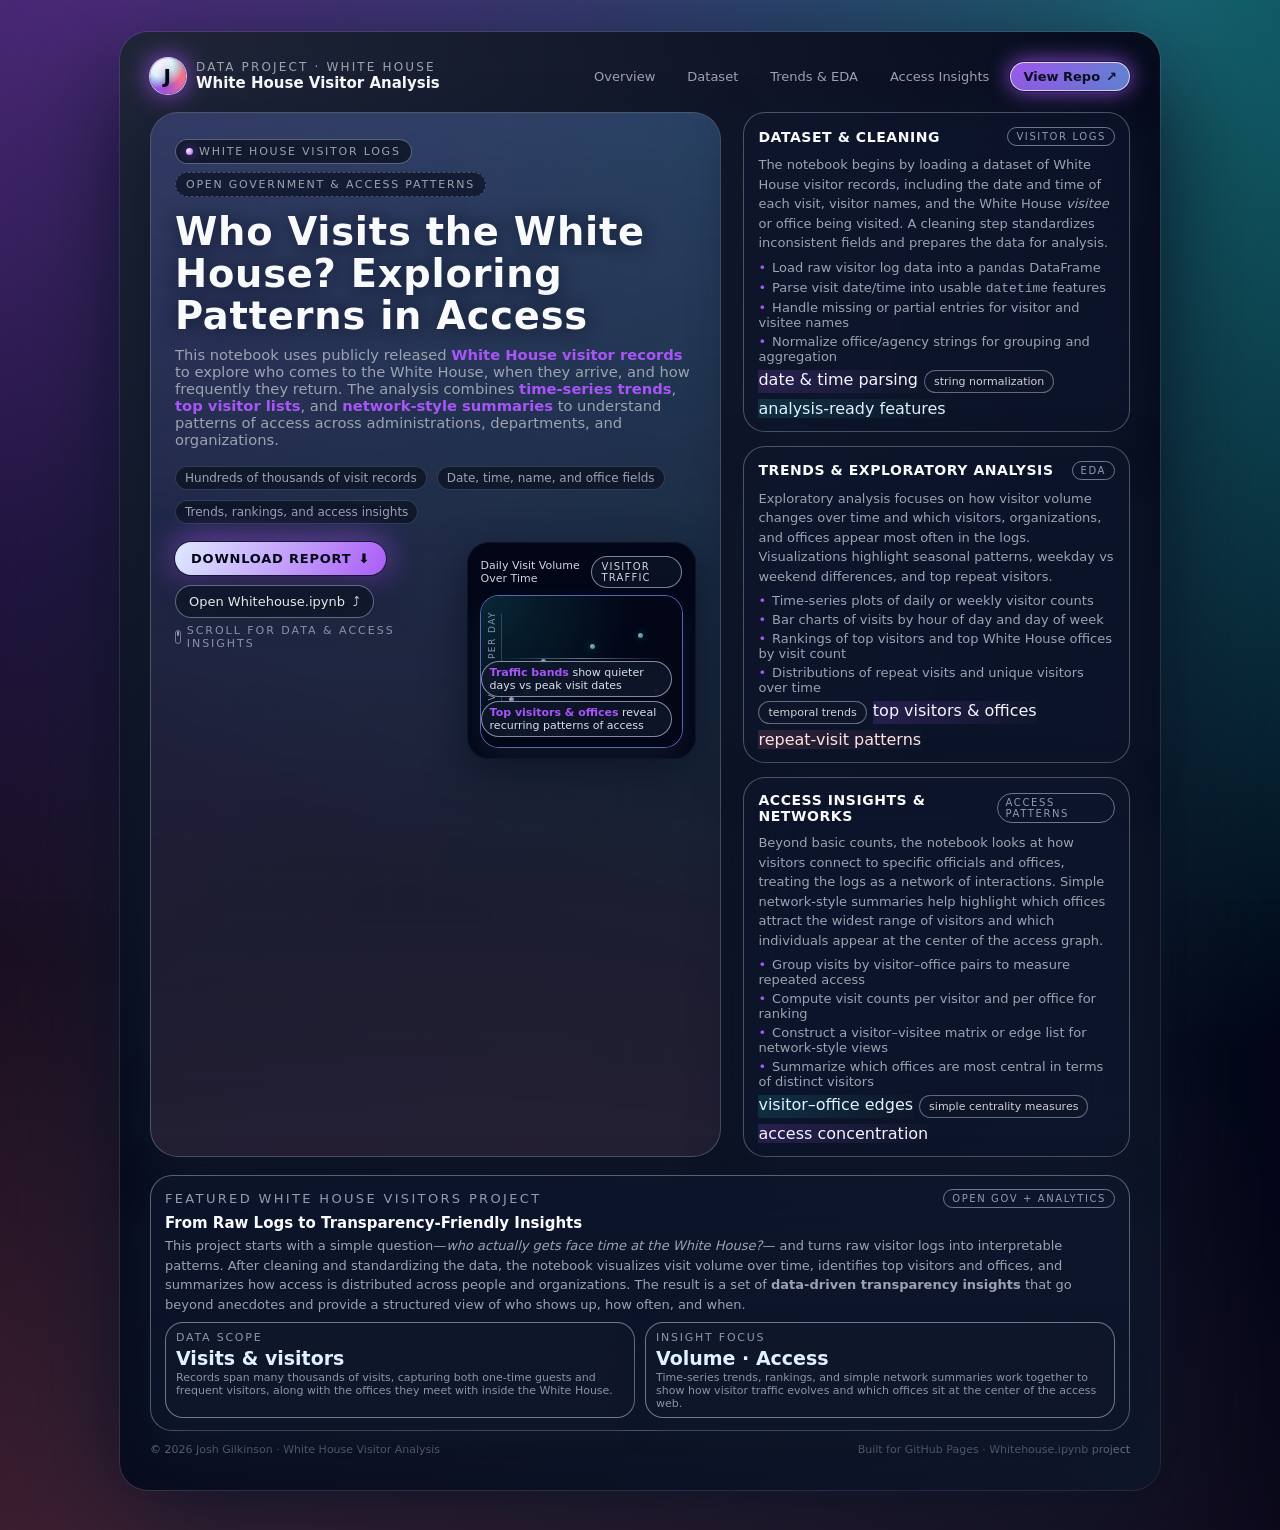
<file: whitehouse.html>
<!DOCTYPE html>
<html lang="en">
<head>
  <meta charset="UTF-8" />
  <title>White House Visitor Analysis | Data Project</title>
  <meta name="viewport" content="width=device-width, initial-scale=1.0" />
  <style>
    :root {
      --bg: #020617;
      --glass: rgba(15, 23, 42, 0.78);
      --glass-soft: rgba(15, 23, 42, 0.68);
      --border-soft: rgba(148, 163, 184, 0.45);
      --accent-lilac: #a855f7;
      --accent-teal: #22c1c3;
      --accent-rose: #fb7185;
      --accent-soft: #e0f2fe;
      --text-main: #e5e7eb;
      --text-soft: #9ca3af;
      --text-strong: #f9fafb;
      --shadow-glass: 0 18px 48px rgba(15, 23, 42, 0.98);
      --radius-xl: 22px;
      --radius-xxl: 28px;
      --transition-fast: 200ms ease-out;
    }

    * {
      box-sizing: border-box;
      margin: 0;
      padding: 0;
    }

    body {
      font-family: system-ui, -apple-system, BlinkMacSystemFont, "SF Pro Text",
        "Segoe UI", sans-serif;
      min-height: 100vh;
      display: flex;
      justify-content: center;
      padding: 32px 18px 42px;
      color: var(--text-main);
      background:
        radial-gradient(circle at 10% -10%, rgba(168, 85, 247, 0.5), transparent 55%),
        radial-gradient(circle at 90% 0%, rgba(34, 193, 195, 0.5), transparent 55%),
        radial-gradient(circle at 15% 120%, rgba(251, 113, 133, 0.32), transparent 60%),
        linear-gradient(to bottom, #020617, #020617 40%, #020617);
    }

    .noise-overlay {
      pointer-events: none;
      position: fixed;
      inset: 0;
      opacity: 0.17;
      mix-blend-mode: soft-light;
      background-image: url("data:image/svg+xml,%3Csvg xmlns='http://www.w3.org/2000/svg' width='1600' height='900'%3E%3Cfilter id='n'%3E%3CfeTurbulence type='fractalNoise' baseFrequency='0.9' numOctaves='4' stitchTiles='noStitch' /%3E%3C/filter%3E%3Crect width='100%25' height='100%25' filter='url(%23n)' opacity='0.7' /%3E%3C/svg%3E");
      z-index: -1;
    }

    .page {
      max-width: 1040px;
      width: 100%;
      border-radius: var(--radius-xxl);
      background:
        radial-gradient(circle at top left, rgba(148, 163, 184, 0.2), transparent 60%),
        radial-gradient(circle at bottom right, rgba(15, 23, 42, 0.96), #020617);
      box-shadow:
        0 0 0 1px rgba(148, 163, 184, 0.18),
        0 32px 120px rgba(15, 23, 42, 1);
      padding: 22px 22px 26px;
      backdrop-filter: blur(26px) saturate(140%);
    }

    @media (min-width: 900px) {
      .page {
        padding: 26px 30px 34px;
      }
    }

    header {
      display: flex;
      align-items: center;
      justify-content: space-between;
      gap: 16px;
      margin-bottom: 18px;
    }

    .brand {
      display: flex;
      align-items: center;
      gap: 10px;
    }

    .brand-icon {
      width: 36px;
      height: 36px;
      border-radius: 999px;
      background:
        radial-gradient(circle at 30% 20%, #fdf2ff 0, #e0f2fe 30%, transparent 60%),
        conic-gradient(from 210deg, #a855f7, #22c1c3, #fb7185, #a855f7);
      box-shadow:
        0 0 0 1px rgba(233, 213, 255, 0.9),
        0 0 26px rgba(168, 85, 247, 0.95);
      display: flex;
      align-items: center;
      justify-content: center;
      color: #020617;
      font-size: 20px;
      font-weight: 900;
      letter-spacing: 0.08em;
      text-shadow: 0 0 8px rgba(15, 23, 42, 0.6);
    }

    .brand-text {
      display: flex;
      flex-direction: column;
    }

    .brand-text span:first-child {
      font-size: 12px;
      text-transform: uppercase;
      letter-spacing: 0.18em;
      color: var(--text-soft);
    }

    .brand-text span:last-child {
      font-size: 15px;
      font-weight: 600;
      color: var(--text-strong);
    }

    nav {
      display: flex;
      align-items: center;
      gap: 10px;
      font-size: 13px;
    }

    nav a {
      text-decoration: none;
      color: var(--text-soft);
      padding: 6px 10px;
      border-radius: 999px;
      border: 1px solid transparent;
      background: transparent;
      transition: color var(--transition-fast), border-color var(--transition-fast),
                  background var(--transition-fast), transform 120ms ease-out;
      white-space: nowrap;
    }

    nav a:hover {
      color: var(--accent-teal);
      border-color: rgba(148, 163, 184, 0.5);
      background: rgba(15, 23, 42, 0.6);
      transform: translateY(-1px);
    }

    .nav-pill {
      border-radius: 999px;
      padding: 6px 12px;
      background: radial-gradient(circle at 0% 0%, rgba(168, 85, 247, 0.96), rgba(34, 193, 195, 0.92));
      color: #0b1120;
      font-weight: 600;
      border: 1px solid rgba(233, 213, 255, 0.95);
      box-shadow:
        0 0 0 1px rgba(15, 23, 42, 0.7),
        0 0 22px rgba(168, 85, 247, 0.9);
      text-decoration: none;
      display: inline-flex;
      align-items: center;
      gap: 6px;
      font-size: 13px;
      transition: transform var(--transition-fast), box-shadow var(--transition-fast),
                  background-position 180ms ease-out;
      background-size: 200% 200%;
      background-position: 0% 50%;
    }

    .nav-pill:hover {
      transform: translateY(-1px) translateX(0.5px);
      background-position: 100% 50%;
      box-shadow:
        0 0 0 1px rgba(15, 23, 42, 0.8),
        0 0 32px rgba(34, 193, 195, 1);
    }

    main {
      display: grid;
      grid-template-columns: minmax(0, 3fr);
      gap: 18px;
    }

    @media (min-width: 900px) {
      main {
        grid-template-columns: minmax(0, 3.4fr) minmax(0, 2.3fr);
        gap: 22px;
      }
    }

    /* HERO */

    .hero {
      position: relative;
      border-radius: var(--radius-xxl);
      background: linear-gradient(
          135deg,
          rgba(15, 23, 42, 0.97),
          rgba(15, 23, 42, 0.92)
        );
      padding: 22px 18px 20px;
      overflow: hidden;
      box-shadow: var(--shadow-glass);
      border: 1px solid rgba(148, 163, 184, 0.45);
    }

    @media (min-width: 900px) {
      .hero {
        padding: 26px 24px 24px;
      }
    }

    .hero-glow {
      position: absolute;
      inset: -120%;
      background:
        radial-gradient(circle at 15% 0%, rgba(168, 85, 247, 0.55), transparent 55%),
        radial-gradient(circle at 85% 0%, rgba(34, 193, 195, 0.6), transparent 55%),
        radial-gradient(circle at 50% 120%, rgba(251, 113, 133, 0.4), transparent 60%);
      opacity: 0.9;
      mix-blend-mode: screen;
      filter: blur(9px);
      animation: driftGlow 34s linear infinite alternate;
    }

    .hero-grid-overlay {
      position: absolute;
      inset: 0;
      background-image: linear-gradient(
          rgba(148, 163, 184, 0.12) 1px,
          transparent 1px
        ),
        linear-gradient(
          90deg,
          rgba(148, 163, 184, 0.08) 1px,
          transparent 1px
        );
      background-size: 40px 40px;
      mix-blend-mode: soft-light;
      opacity: 0.7;
      pointer-events: none;
    }

    @keyframes driftGlow {
      0% { transform: translate3d(-4%, 4%, 0) scale(1.04); }
      50% { transform: translate3d(4%, -3%, 0) scale(1.0); }
      100% { transform: translate3d(-3%, 3%, 0) scale(1.06); }
    }

    .hero-content {
      position: relative;
      z-index: 1;
    }

    .hero-chip-row {
      display: flex;
      flex-wrap: wrap;
      gap: 8px;
      margin-bottom: 14px;
    }

    .chip {
      display: inline-flex;
      align-items: center;
      gap: 6px;
      padding: 5px 10px;
      border-radius: 999px;
      border: 1px solid rgba(148, 163, 184, 0.55);
      background: radial-gradient(circle at 0% 0%, rgba(15, 23, 42, 0.95), rgba(15, 23, 42, 0.9));
      color: var(--text-soft);
      font-size: 11px;
      text-transform: uppercase;
      letter-spacing: 0.16em;
    }

    .chip-dot {
      width: 7px;
      height: 7px;
      border-radius: 999px;
      background: radial-gradient(circle at 30% 30%, #fdf2ff, #a855f7);
      box-shadow: 0 0 12px rgba(168, 85, 247, 0.95);
    }

    .chip-soft {
      border-style: dashed;
      border-color: rgba(148, 163, 184, 0.4);
      background: rgba(15, 23, 42, 0.82);
    }

    .hero-title {
      font-size: clamp(1.9rem, 3vw, 2.4rem);
      line-height: 1.1;
      font-weight: 750;
      color: var(--text-strong);
      letter-spacing: 0.02em;
      margin-bottom: 8px;
      text-shadow: 0 0 18px rgba(15, 23, 42, 0.9);
    }

    .hero-subtitle {
      font-size: 0.92rem;
      color: var(--text-soft);
      max-width: 38rem;
      margin-bottom: 18px;
    }

    .hero-subtitle strong {
      color: var(--accent-lilac);
      font-weight: 600;
    }

    .hero-meta {
      display: flex;
      flex-wrap: wrap;
      gap: 10px;
      margin-bottom: 18px;
      font-size: 12px;
      color: var(--text-soft);
    }

    .hero-meta span {
      padding: 4px 9px;
      border-radius: 999px;
      background: rgba(15, 23, 42, 0.9);
      border: 1px solid rgba(51, 65, 85, 0.9);
    }

    @media (min-width: 900px) {
      .hero-main-grid {
        display: grid;
        grid-template-columns: minmax(0, 2.5fr) minmax(0, 2.1fr);
        gap: 18px;
        align-items: flex-start;
      }
    }

    .hero-left {
      margin-bottom: 16px;
    }

    .hero-actions {
      display: flex;
      flex-wrap: wrap;
      gap: 10px;
      margin-bottom: 6px;
    }

    .btn-primary {
      border: none;
      outline: none;
      cursor: pointer;
      padding: 9px 16px;
      border-radius: 999px;
      font-size: 13px;
      font-weight: 600;
      letter-spacing: 0.06em;
      text-transform: uppercase;
      display: inline-flex;
      align-items: center;
      gap: 7px;
      color: #020617;
      background:
        linear-gradient(120deg, #e0f2fe, #a855f7, #fb7185);
      box-shadow:
        0 0 0 1px rgba(15, 23, 42, 0.85),
        0 16px 45px rgba(15, 23, 42, 0.9),
        0 0 32px rgba(168, 85, 247, 0.9);
      transition: transform var(--transition-fast),
                  box-shadow var(--transition-fast),
                  background-position 220ms ease-out;
      background-size: 220% 220%;
      background-position: 0% 50%;
      text-decoration: none;
    }

    .btn-primary:hover {
      transform: translateY(-1.5px);
      background-position: 100% 50%;
      box-shadow:
        0 0 0 1px rgba(15, 23, 42, 0.9),
        0 20px 60px rgba(15, 23, 42, 1),
        0 0 42px rgba(168, 85, 247, 1);
    }

    .btn-ghost {
      border-radius: 999px;
      padding: 8px 13px;
      border: 1px solid rgba(148, 163, 184, 0.6);
      background: rgba(15, 23, 42, 0.88);
      color: var(--text-main);
      font-size: 13px;
      display: inline-flex;
      align-items: center;
      gap: 8px;
      cursor: pointer;
      text-decoration: none;
      transition: border-color var(--transition-fast),
                  background var(--transition-fast),
                  color var(--transition-fast),
                  transform 120ms ease-out;
    }

    .btn-ghost:hover {
      border-color: rgba(148, 163, 184, 1);
      background: rgba(15, 23, 42, 0.98);
      transform: translateY(-1px);
    }

    .scroll-indicator {
      display: flex;
      align-items: center;
      gap: 6px;
      font-size: 11px;
      margin-top: 6px;
      color: rgba(148, 163, 184, 0.88);
      text-transform: uppercase;
      letter-spacing: 0.18em;
    }

    .scroll-indicator-dot {
      width: 6px;
      height: 14px;
      border-radius: 999px;
      border: 1px solid rgba(148, 163, 184, 0.7);
      position: relative;
      overflow: hidden;
    }

    .scroll-indicator-dot::after {
      content: "";
      position: absolute;
      left: 50%;
      width: 2px;
      height: 5px;
      border-radius: 999px;
      background: rgba(148, 163, 184, 0.95);
      transform: translateX(-50%);
      animation: scrollDot 1300ms ease-in-out infinite;
    }

    @keyframes scrollDot {
      0% { top: 3px; opacity: 0; }
      20% { top: 3px; opacity: 1; }
      100% { top: 8px; opacity: 0; }
    }

    /* HERO RIGHT – concept chart */

    .hero-right {
      position: relative;
      border-radius: var(--radius-xl);
      background: radial-gradient(circle at 20% 0%, #020617, #020617);
      overflow: hidden;
      min-height: 170px;
      padding: 14px 14px 12px;
      box-shadow:
        inset 0 0 0 1px rgba(15, 23, 42, 0.95),
        0 14px 40px rgba(15, 23, 42, 1);
    }

    .hero-right-header {
      display: flex;
      justify-content: space-between;
      align-items: center;
      font-size: 11px;
      color: rgba(226, 232, 240, 0.92);
      margin-bottom: 8px;
    }

    .hero-right-chip {
      padding: 4px 9px;
      border-radius: 999px;
      background: rgba(15, 23, 42, 0.7);
      border: 1px solid rgba(148, 163, 184, 0.8);
      font-size: 10px;
      letter-spacing: 0.12em;
      text-transform: uppercase;
    }

    .chart-wrapper {
      position: relative;
      width: 100%;
      aspect-ratio: 4 / 3;
      display: flex;
      align-items: center;
      justify-content: center;
    }

    .scatter-chart {
      position: relative;
      width: 100%;
      height: 100%;
      border-radius: 18px;
      background:
        radial-gradient(circle at 0 0, rgba(34, 193, 195, 0.18), transparent 60%),
        linear-gradient(to top, #020617, #020617);
      box-shadow:
        0 0 0 1px rgba(129, 140, 248, 0.7),
        0 14px 30px rgba(15, 23, 42, 1);
      overflow: hidden;
    }

    .axis-x, .axis-y {
      position: absolute;
      border-color: rgba(148, 163, 184, 0.3);
      border-style: solid;
    }

    .axis-x {
      left: 10%;
      right: 8%;
      bottom: 16%;
      border-width: 1px 0 0 0;
    }

    .axis-y {
      left: 10%;
      top: 12%;
      bottom: 16%;
      border-width: 0 0 0 1px;
    }

    .chart-label {
      position: absolute;
      font-size: 9px;
      color: rgba(148, 163, 184, 0.9);
      text-transform: uppercase;
      letter-spacing: 0.16em;
    }

    .chart-label.x {
      bottom: 6%;
      left: 12%;
    }

    .chart-label.y {
      top: 10%;
      left: 3%;
      writing-mode: vertical-rl;
      transform: rotate(180deg);
    }

    .scatter-point {
      position: absolute;
      width: 5px;
      height: 5px;
      border-radius: 999px;
      background: radial-gradient(circle at 30% 30%, #fdf2ff, #a855f7);
      opacity: 0.7;
      box-shadow: 0 0 10px rgba(168, 85, 247, 0.7);
    }

    .scatter-point.light {
      background: radial-gradient(circle at 30% 30%, #e0f2fe, #22c1c3);
      box-shadow: 0 0 10px rgba(34, 193, 195, 0.7);
    }

    .percentile-line {
      position: absolute;
      left: 10%;
      right: 8%;
      height: 1px;
      background: linear-gradient(90deg, transparent, rgba(248, 250, 252, 0.6), transparent);
      opacity: 0.7;
    }

    .percentile-line.p25 { bottom: 34%; }
    .percentile-line.p50 { bottom: 46%; }
    .percentile-line.p75 { bottom: 58%; }

    .hero-stat-row {
      position: absolute;
      right: 10px;
      bottom: 10px;
      display: flex;
      flex-direction: column;
      gap: 4px;
      font-size: 11px;
      color: rgba(226, 232, 240, 0.96);
    }

    .hero-stat {
      padding: 4px 8px;
      border-radius: 999px;
      background: rgba(15, 23, 42, 0.85);
      border: 1px solid rgba(148, 163, 184, 0.85);
      backdrop-filter: blur(8px);
    }

    .hero-stat strong {
      color: #a855f7;
      font-weight: 600;
    }

    /* RIGHT COLUMN CARDS */

    .side-column {
      display: flex;
      flex-direction: column;
      gap: 14px;
    }

    .card {
      border-radius: var(--radius-xl);
      background: var(--glass-soft);
      box-shadow: var(--shadow-glass);
      border: 1px solid var(--border-soft);
      padding: 14px 14px 13px;
      backdrop-filter: blur(26px) saturate(160%);
    }

    .card-header {
      display: flex;
      justify-content: space-between;
      align-items: center;
      margin-bottom: 9px;
      gap: 10px;
    }

    .card-title {
      font-size: 14px;
      font-weight: 600;
      color: var(--text-strong);
      letter-spacing: 0.04em;
      text-transform: uppercase;
    }

    .card-tag {
      border-radius: 999px;
      padding: 3px 8px;
      font-size: 10px;
      text-transform: uppercase;
      letter-spacing: 0.16em;
      border: 1px solid rgba(148, 163, 184, 0.7);
      color: rgba(148, 163, 184, 0.95);
    }

    .card p {
      font-size: 13px;
      color: var(--text-soft);
      line-height: 1.5;
      margin-bottom: 7px;
    }

    .card-list {
      list-style: none;
      font-size: 13px;
      color: var(--text-soft);
      display: grid;
      gap: 4px;
      margin-top: 4px;
    }

    .card-list li::before {
      content: "•";
      margin-right: 6px;
      color: var(--accent-lilac);
    }

    .pill-row {
      display: flex;
      flex-wrap: wrap;
      gap: 6px;
      margin-top: 6px;
    }

    .pill {
      font-size: 11px;
      padding: 4px 9px;
      border-radius: 999px;
      border: 1px solid rgba(148, 163, 184, 0.6);
      color: rgba(209, 213, 219, 0.98);
      background: rgba(15, 23, 42, 0.94);
    }

    .pill-lilac {
      border-color: rgba(168, 85, 247, 0.9);
      color: #f5f3ff;
      background: radial-gradient(circle at 0 0, rgba(168, 85, 247, 0.18), rgba(15, 23, 42, 0.98));
    }

    .pill-teal {
      border-color: rgba(34, 193, 195, 0.9);
      color: #e0f2fe;
      background: radial-gradient(circle at 0 0, rgba(34, 193, 195, 0.16), rgba(15, 23, 42, 0.98));
    }

    .pill-rose {
      border-color: rgba(251, 113, 133, 0.9);
      color: #ffe4e6;
      background: radial-gradient(circle at 0 0, rgba(251, 113, 133, 0.16), rgba(15, 23, 42, 0.98));
    }

    /* FEATURED SECTION */

    .section {
      margin-top: 18px;
      border-radius: var(--radius-xl);
      background: var(--glass);
      padding: 13px 14px 12px;
      border: 1px solid rgba(148, 163, 184, 0.55);
      box-shadow: var(--shadow-glass);
      backdrop-filter: blur(24px) saturate(160%);
    }

    .section-header {
      display: flex;
      justify-content: space-between;
      align-items: center;
      margin-bottom: 6px;
      gap: 10px;
    }

    .section-title {
      font-size: 13px;
      text-transform: uppercase;
      letter-spacing: 0.18em;
      color: rgba(148, 163, 184, 0.96);
    }

    .section h3 {
      font-size: 15px;
      color: var(--text-strong);
      margin-bottom: 4px;
      font-weight: 600;
    }

    .section p {
      font-size: 13px;
      color: var(--text-soft);
      line-height: 1.5;
      margin-bottom: 7px;
    }

    .section-grid {
      display: grid;
      grid-template-columns: repeat(2, minmax(0, 1fr));
      gap: 10px;
      margin-top: 8px;
    }

    @media (max-width: 640px) {
      .section-grid {
        grid-template-columns: minmax(0, 1fr);
      }
    }

    .metric-card {
      border-radius: 18px;
      padding: 8px 10px 7px;
      background: linear-gradient(
        135deg,
        rgba(15, 23, 42, 0.96),
        rgba(15, 23, 42, 0.9)
      );
      border: 1px solid rgba(148, 163, 184, 0.7);
      box-shadow: 0 10px 26px rgba(15, 23, 42, 0.9);
    }

    .metric-label {
      font-size: 11px;
      color: rgba(148, 163, 184, 0.92);
      text-transform: uppercase;
      letter-spacing: 0.16em;
      margin-bottom: 3px;
    }

    .metric-value {
      font-size: 19px;
      font-weight: 700;
      color: #e0f2fe;
      margin-bottom: 2px;
    }

    .metric-caption {
      font-size: 11px;
      color: rgba(148, 163, 184, 0.9);
    }

    footer {
      margin-top: 12px;
      font-size: 11px;
      color: rgba(148, 163, 184, 0.9);
      display: flex;
      justify-content: space-between;
      flex-wrap: wrap;
      gap: 8px;
    }

    footer a {
      color: rgba(148, 163, 184, 0.9);
      text-decoration: none;
      border-bottom: 1px dashed transparent;
      transition: border-color var(--transition-fast), color var(--transition-fast);
    }

    footer a:hover {
      border-color: rgba(148, 163, 184, 0.9);
      color: var(--accent-teal);
    }
  </style>
</head>
<body>
  <div class="noise-overlay"></div>

  <div class="page">
    <header>
      <div class="brand">
        <div class="brand-icon">J</div>
        <div class="brand-text">
          <span>Data project · white house</span>
          <span>White House Visitor Analysis</span>
        </div>
      </div>
      <nav>
        <a href="#overview">Overview</a>
        <a href="#data">Dataset</a>
        <a href="#eda">Trends &amp; EDA</a>
        <a href="#insights">Access Insights</a>
        <a class="nav-pill" href="https://github.com/jgilkinson" target="_blank" rel="noopener">
          <span>View Repo</span> <span>↗</span>
        </a>
      </nav>
    </header>

    <main>
      <!-- HERO -->
      <section class="hero" id="overview">
        <div class="hero-glow"></div>
        <div class="hero-grid-overlay"></div>

        <div class="hero-content">
          <div class="hero-chip-row">
            <div class="chip">
              <span class="chip-dot"></span>
              <span>White House visitor logs</span>
            </div>
            <div class="chip chip-soft">
              <span>Open government &amp; access patterns</span>
            </div>
          </div>

          <h1 class="hero-title">Who Visits the White House? Exploring Patterns in Access</h1>
          <p class="hero-subtitle">
            This notebook uses publicly released <strong>White House visitor records</strong> to explore
            who comes to the White House, when they arrive, and how frequently they return.
            The analysis combines <strong>time-series trends</strong>, <strong>top visitor lists</strong>,
            and <strong>network-style summaries</strong> to understand patterns of access across
            administrations, departments, and organizations.
          </p>

          <div class="hero-meta">
            <span>Hundreds of thousands of visit records</span>
            <span>Date, time, name, and office fields</span>
            <span>Trends, rankings, and access insights</span>
          </div>

          <div class="hero-main-grid">
            <div class="hero-left">
              <div class="hero-actions">
                <!-- Update these hrefs to your real files -->
                <a class="btn-primary" href="#" target="_blank">
                  <span>Download Report</span>
                  <span>⬇</span>
                </a>
                <a class="btn-ghost" href="#" target="_blank">
                  <span>Open Whitehouse.ipynb</span>
                  <span>⤴</span>
                </a>
              </div>
              <div class="scroll-indicator">
                <div class="scroll-indicator-dot"></div>
                <span>Scroll for data &amp; access insights</span>
              </div>
            </div>

            <!-- Concept chart -->
            <div class="hero-right">
              <div class="hero-right-header">
                <span>Daily Visit Volume Over Time</span>
                <span class="hero-right-chip">visitor traffic</span>
              </div>
              <div class="chart-wrapper">
                <div class="scatter-chart">
                  <div class="axis-x"></div>
                  <div class="axis-y"></div>
                  <div class="chart-label x">Visit date</div>
                  <div class="chart-label y">Visits per day</div>

                  <!-- Conceptual bands for traffic levels -->
                  <div class="percentile-line p25"></div>
                  <div class="percentile-line p50"></div>
                  <div class="percentile-line p75"></div>

                  <!-- Illustrative points: lighter = busier days -->
                  <div class="scatter-point" style="left:14%; bottom:30%;"></div>
                  <div class="scatter-point" style="left:22%; bottom:35%;"></div>
                  <div class="scatter-point light" style="left:30%; bottom:55%;"></div>
                  <div class="scatter-point" style="left:38%; bottom:40%;"></div>
                  <div class="scatter-point" style="left:46%; bottom:42%;"></div>
                  <div class="scatter-point light" style="left:54%; bottom:65%;"></div>
                  <div class="scatter-point" style="left:62%; bottom:39%;"></div>
                  <div class="scatter-point" style="left:70%; bottom:44%;"></div>
                  <div class="scatter-point light" style="left:78%; bottom:72%;"></div>
                  <div class="scatter-point" style="left:86%; bottom:36%;"></div>

                  <div class="hero-stat-row">
                    <div class="hero-stat">
                      <strong>Traffic bands</strong> show quieter days vs peak visit dates
                    </div>
                    <div class="hero-stat">
                      <strong>Top visitors &amp; offices</strong> reveal recurring patterns of access
                    </div>
                  </div>
                </div>
              </div>
            </div>
          </div>
        </div>
      </section>

      <!-- RIGHT COLUMN CARDS -->
      <aside class="side-column">
        <section class="card" id="data">
          <div class="card-header">
            <div class="card-title">Dataset &amp; Cleaning</div>
            <div class="card-tag">visitor logs</div>
          </div>
          <p>
            The notebook begins by loading a dataset of White House visitor records, including
            the date and time of each visit, visitor names, and the White House <em>visitee</em>
            or office being visited. A cleaning step standardizes inconsistent fields and
            prepares the data for analysis.
          </p>
          <ul class="card-list">
            <li>Load raw visitor log data into a <code>pandas</code> DataFrame</li>
            <li>Parse visit date/time into usable <code>datetime</code> features</li>
            <li>Handle missing or partial entries for visitor and visitee names</li>
            <li>Normalize office/agency strings for grouping and aggregation</li>
          </ul>
          <div class="pill-row">
            <span class="pill-lilac">date &amp; time parsing</span>
            <span class="pill">string normalization</span>
            <span class="pill-teal">analysis-ready features</span>
          </div>
        </section>

        <section class="card" id="eda">
          <div class="card-header">
            <div class="card-title">Trends &amp; Exploratory Analysis</div>
            <div class="card-tag">EDA</div>
          </div>
          <p>
            Exploratory analysis focuses on how visitor volume changes over time and which
            visitors, organizations, and offices appear most often in the logs. Visualizations
            highlight seasonal patterns, weekday vs weekend differences, and top repeat visitors.
          </p>
          <ul class="card-list">
            <li>Time-series plots of daily or weekly visitor counts</li>
            <li>Bar charts of visits by hour of day and day of week</li>
            <li>Rankings of top visitors and top White House offices by visit count</li>
            <li>Distributions of repeat visits and unique visitors over time</li>
          </ul>
          <div class="pill-row">
            <span class="pill">temporal trends</span>
            <span class="pill-lilac">top visitors &amp; offices</span>
            <span class="pill-rose">repeat-visit patterns</span>
          </div>
        </section>

        <section class="card" id="insights">
          <div class="card-header">
            <div class="card-title">Access Insights &amp; Networks</div>
            <div class="card-tag">access patterns</div>
          </div>
          <p>
            Beyond basic counts, the notebook looks at how visitors connect to specific
            officials and offices, treating the logs as a network of interactions. Simple
            network-style summaries help highlight which offices attract the widest range of
            visitors and which individuals appear at the center of the access graph.
          </p>
          <ul class="card-list">
            <li>Group visits by visitor–office pairs to measure repeated access</li>
            <li>Compute visit counts per visitor and per office for ranking</li>
            <li>Construct a visitor–visitee matrix or edge list for network-style views</li>
            <li>Summarize which offices are most central in terms of distinct visitors</li>
          </ul>
          <div class="pill-row">
            <span class="pill-teal">visitor–office edges</span>
            <span class="pill">simple centrality measures</span>
            <span class="pill-lilac">access concentration</span>
          </div>
        </section>
      </aside>
    </main>

    <!-- FEATURED PROJECT SECTION -->
    <section class="section" id="takeaways">
      <div class="section-header">
        <div class="section-title">Featured White House visitors project</div>
        <div class="card-tag">Open gov + analytics</div>
      </div>
      <h3>From Raw Logs to Transparency-Friendly Insights</h3>
      <p>
        This project starts with a simple question—<em>who actually gets face time at the White House?</em>—
        and turns raw visitor logs into interpretable patterns. After cleaning and standardizing the
        data, the notebook visualizes visit volume over time, identifies top visitors and offices,
        and summarizes how access is distributed across people and organizations. The result is a
        set of <strong>data-driven transparency insights</strong> that go beyond anecdotes and
        provide a structured view of who shows up, how often, and when.
      </p>

      <div class="section-grid">
        <div class="metric-card">
          <div class="metric-label">Data scope</div>
          <div class="metric-value">Visits &amp; visitors</div>
          <div class="metric-caption">
            Records span many thousands of visits, capturing both one-time guests and
            frequent visitors, along with the offices they meet with inside the White House.
          </div>
        </div>
        <div class="metric-card">
          <div class="metric-label">Insight focus</div>
          <div class="metric-value">Volume · Access</div>
          <div class="metric-caption">
            Time-series trends, rankings, and simple network summaries work together to show
            how visitor traffic evolves and which offices sit at the center of the access web.
          </div>
        </div>
      </div>
    </section>

    <footer>
      <span>© <span id="year"></span> Josh Gilkinson · White House Visitor Analysis</span>
      <span>Built for GitHub Pages · Whitehouse.ipynb project</span>
    </footer>
  </div>

  <!-- Tiny inline script just for dynamic year; safe to remove if you want pure HTML/CSS -->
  <script>
    document.getElementById("year").textContent = new Date().getFullYear();
  </script>
</body>
</html>
</file>
